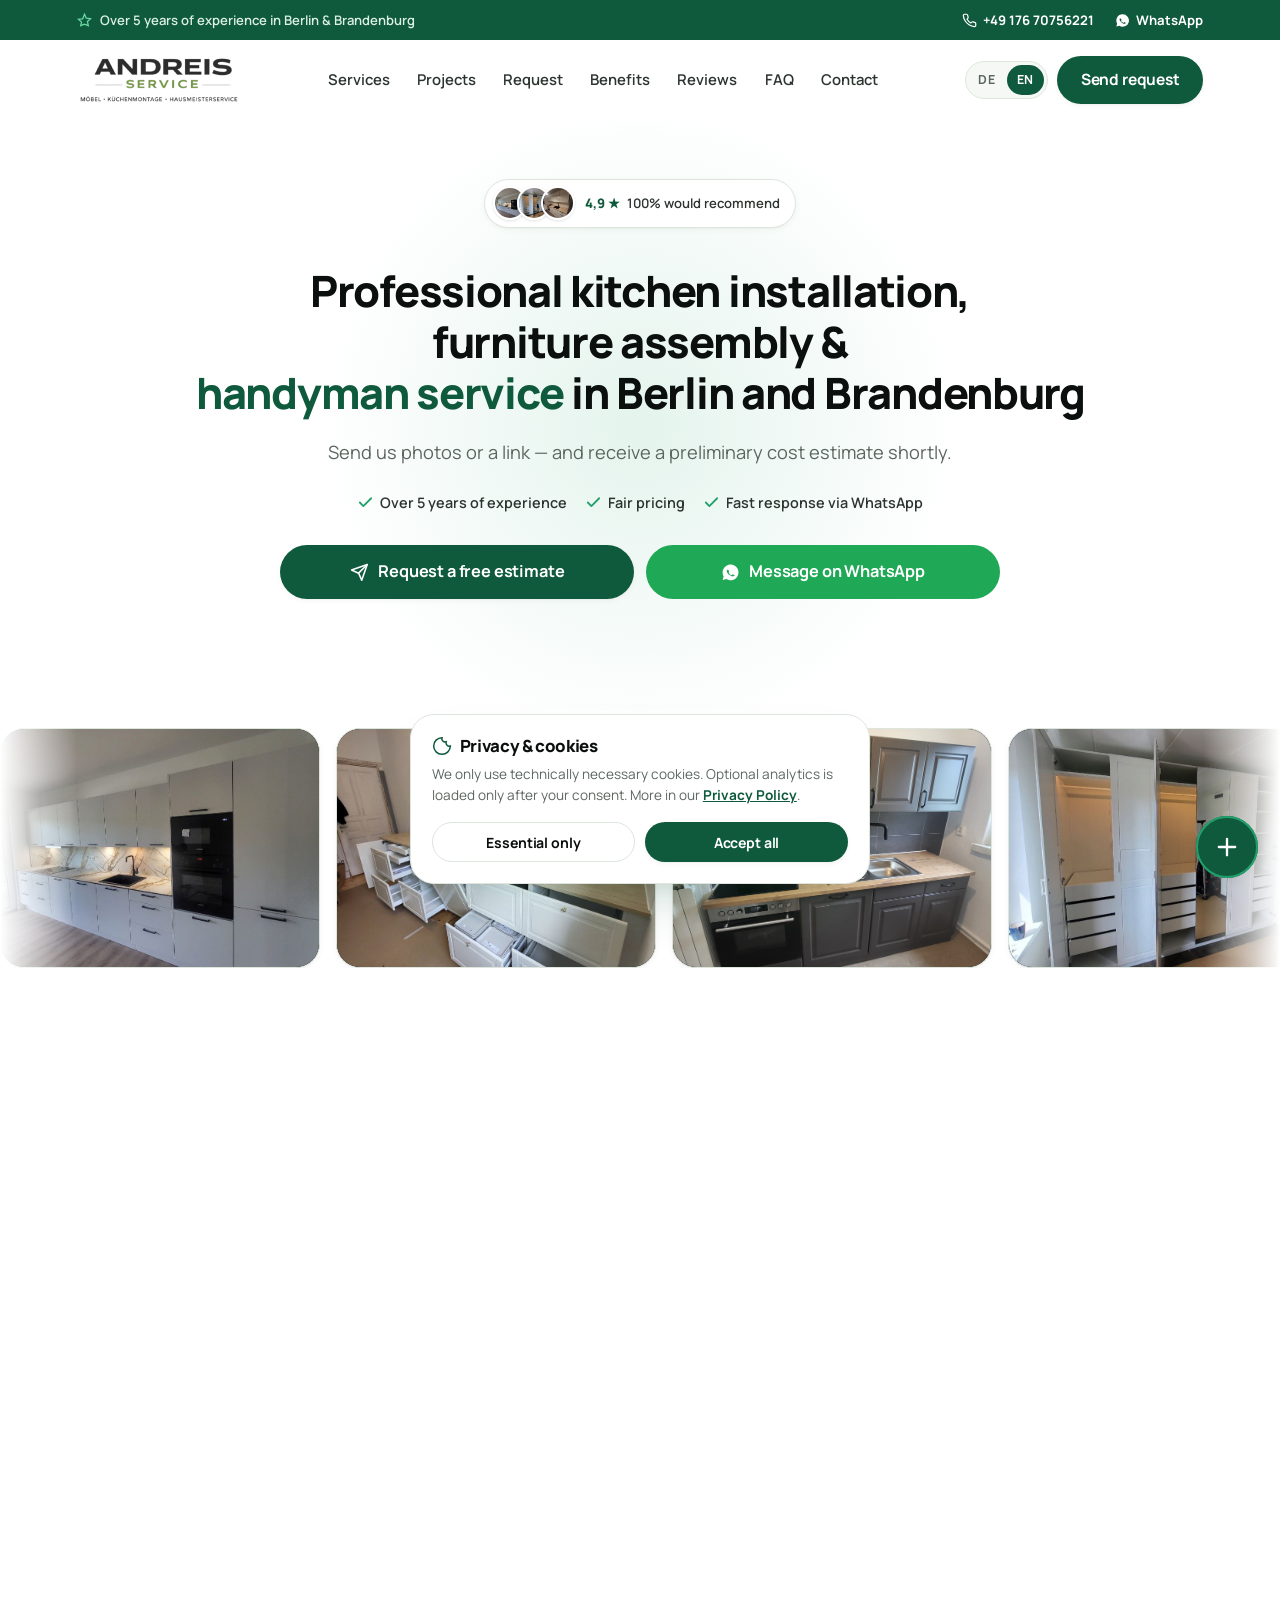
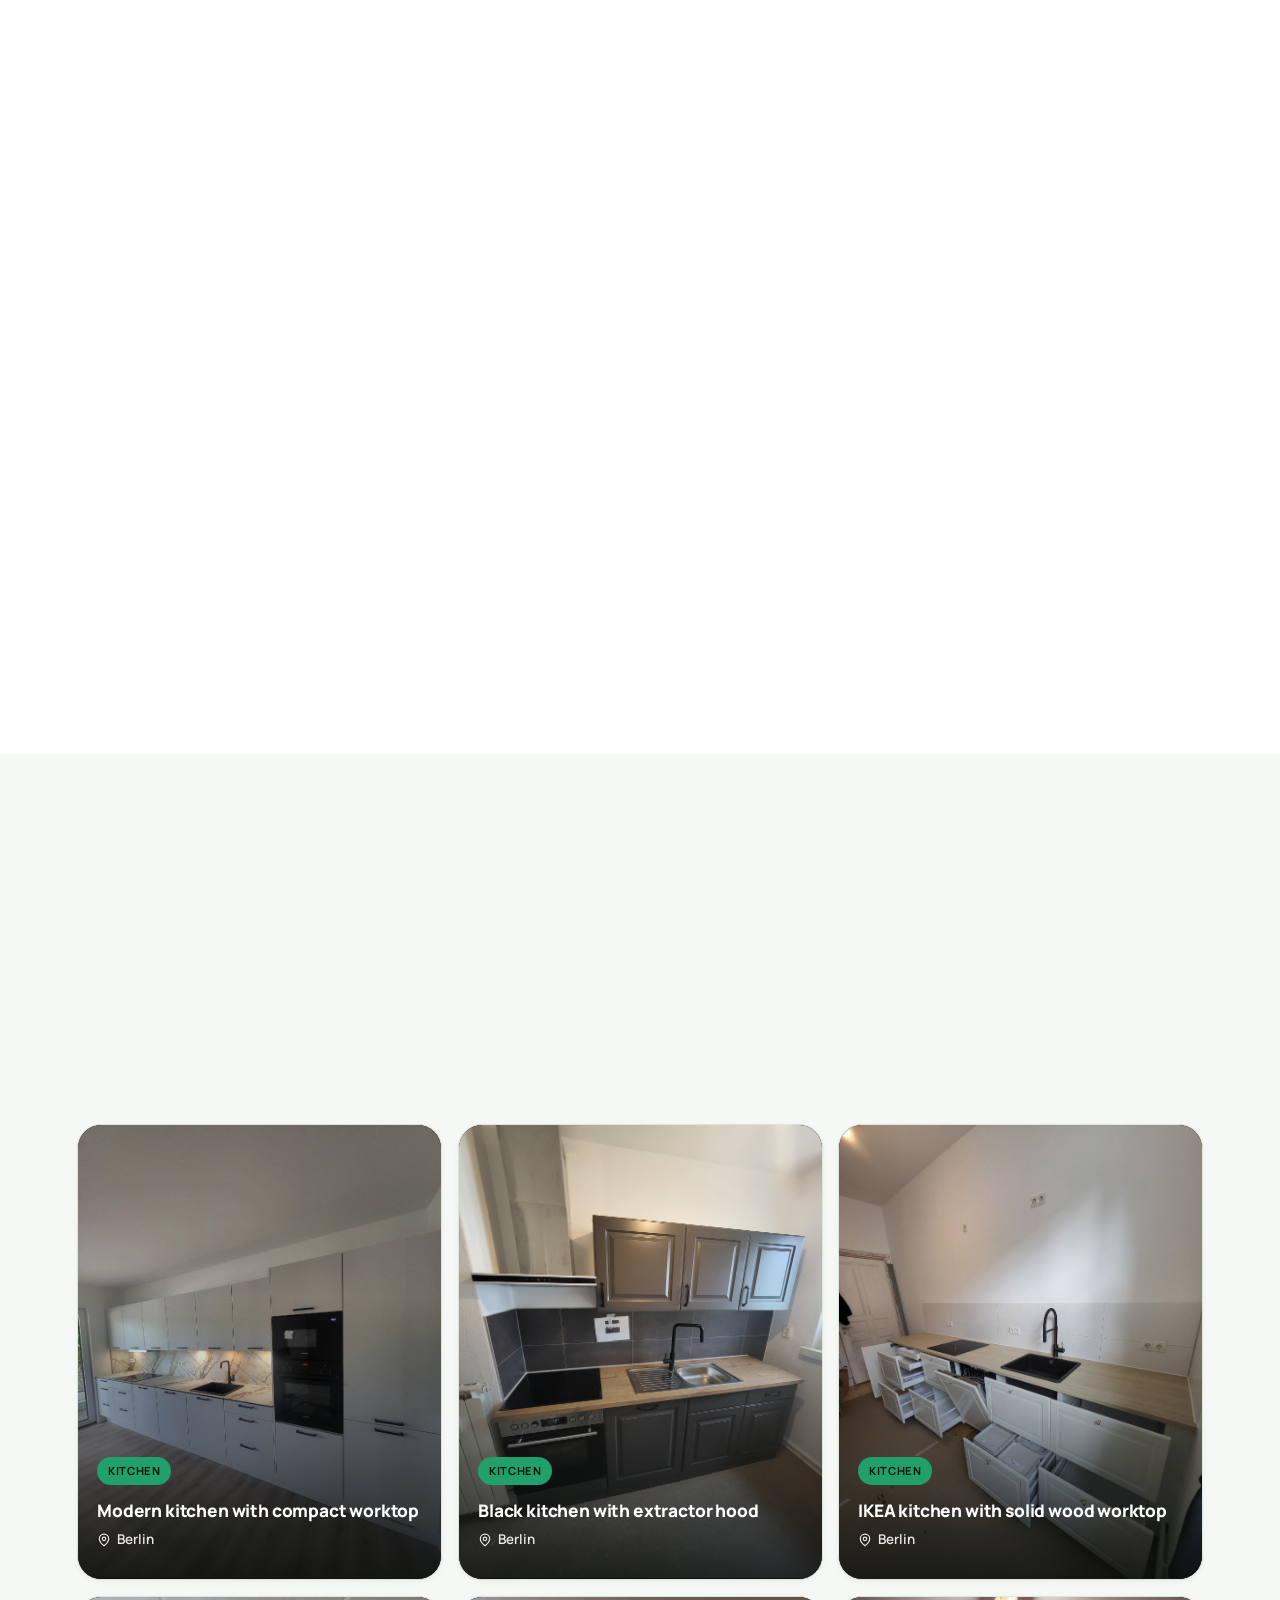
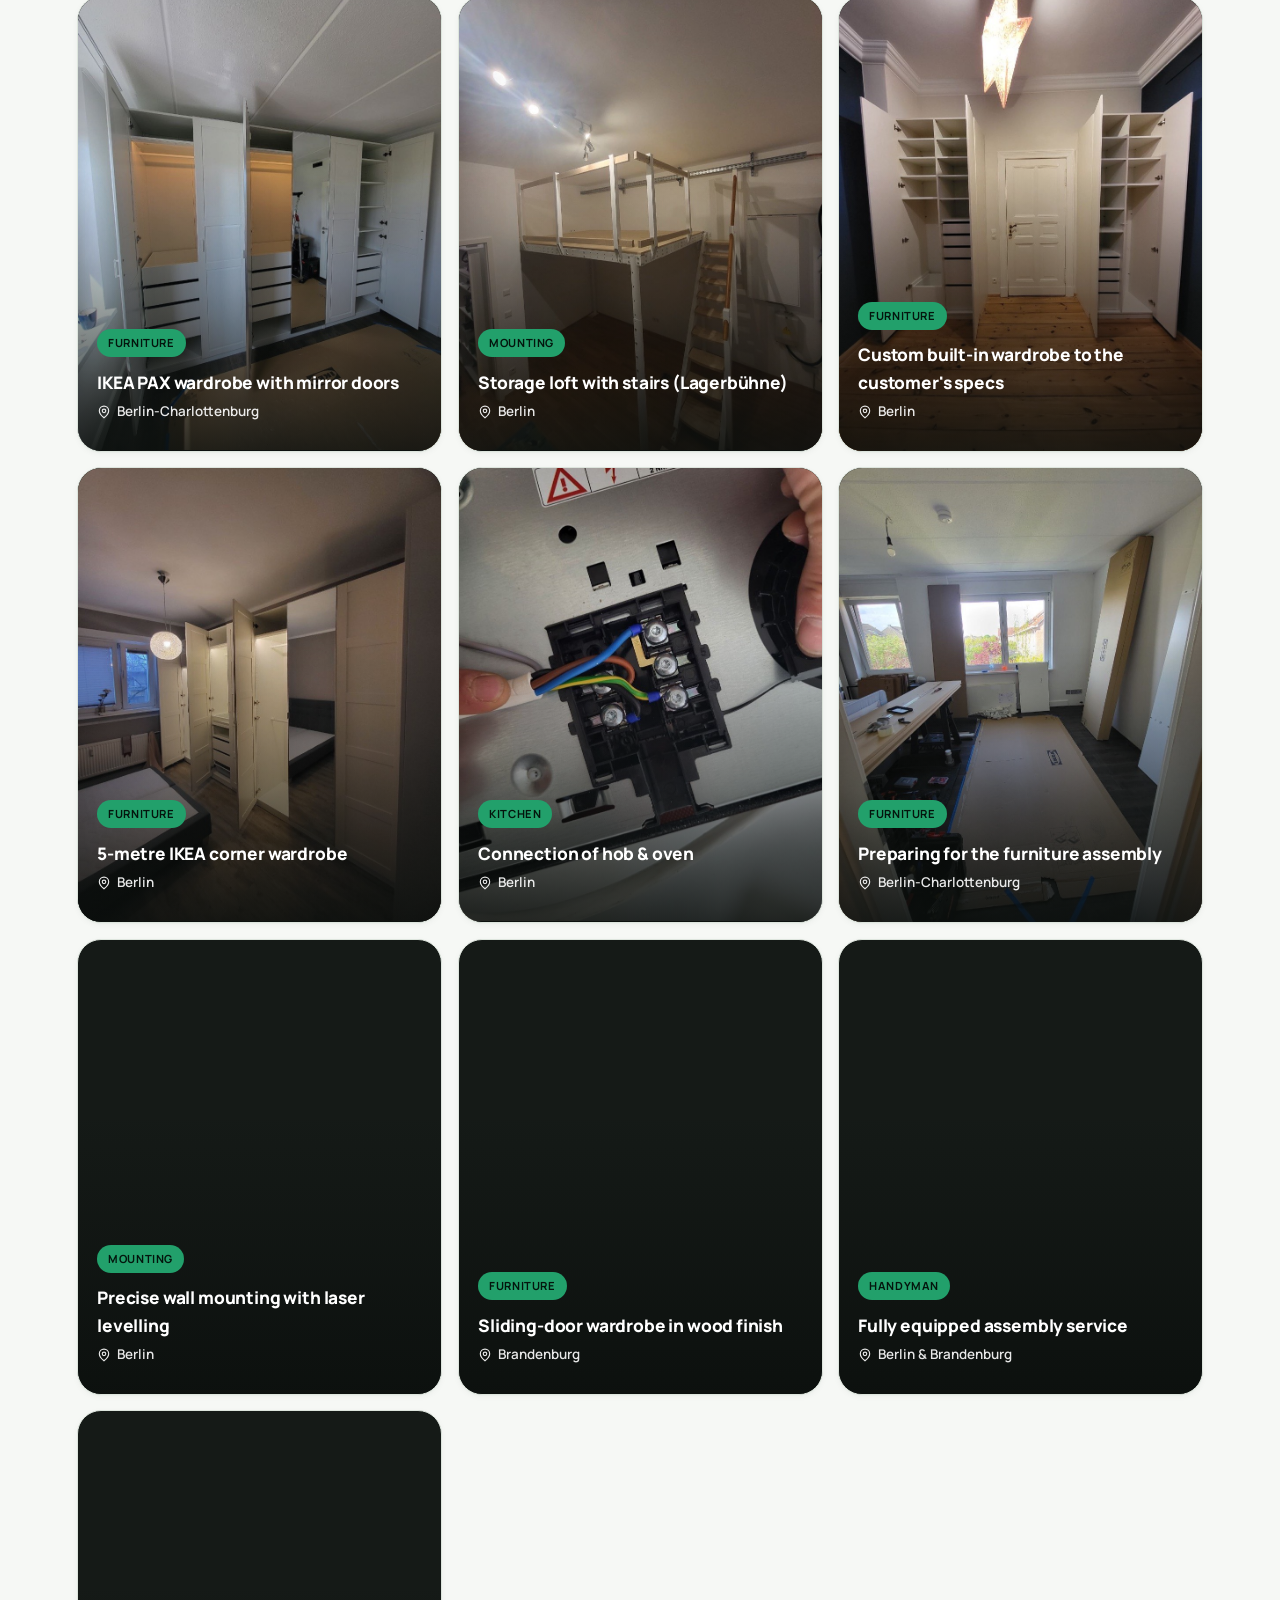
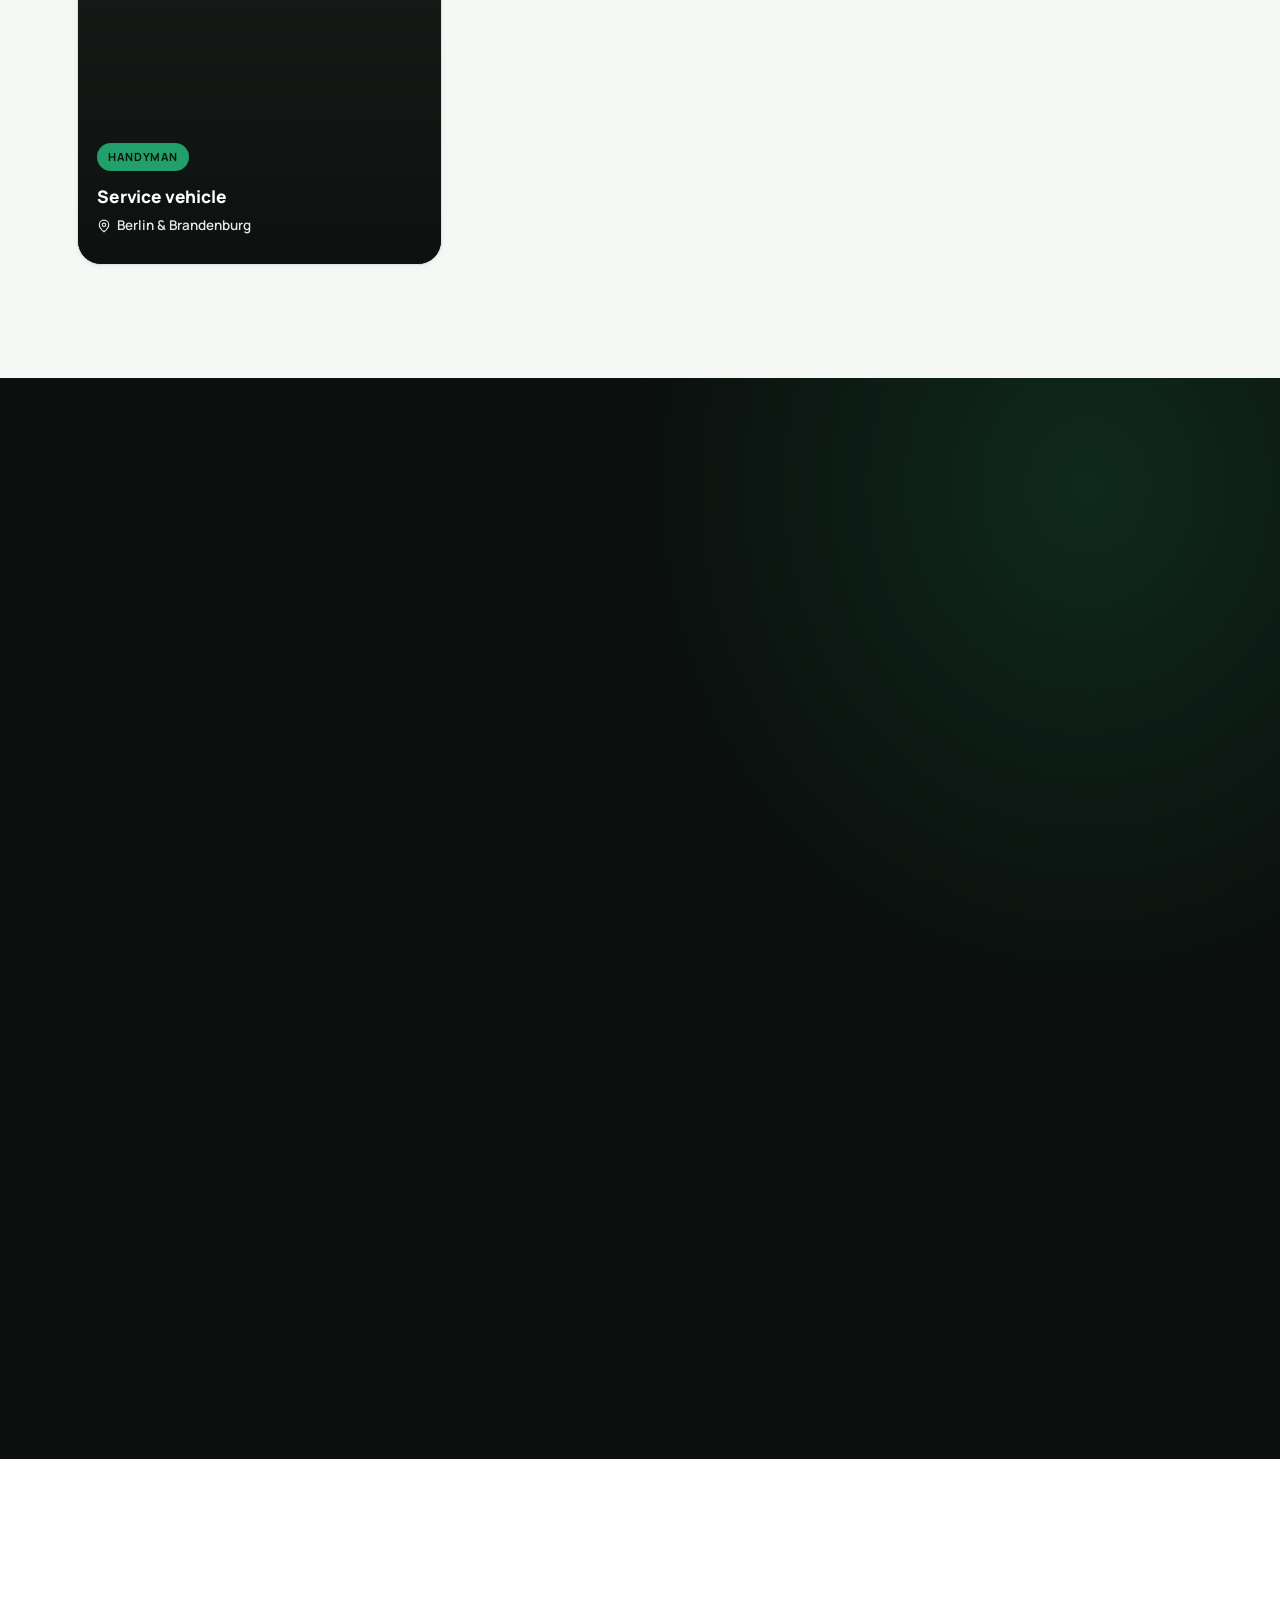
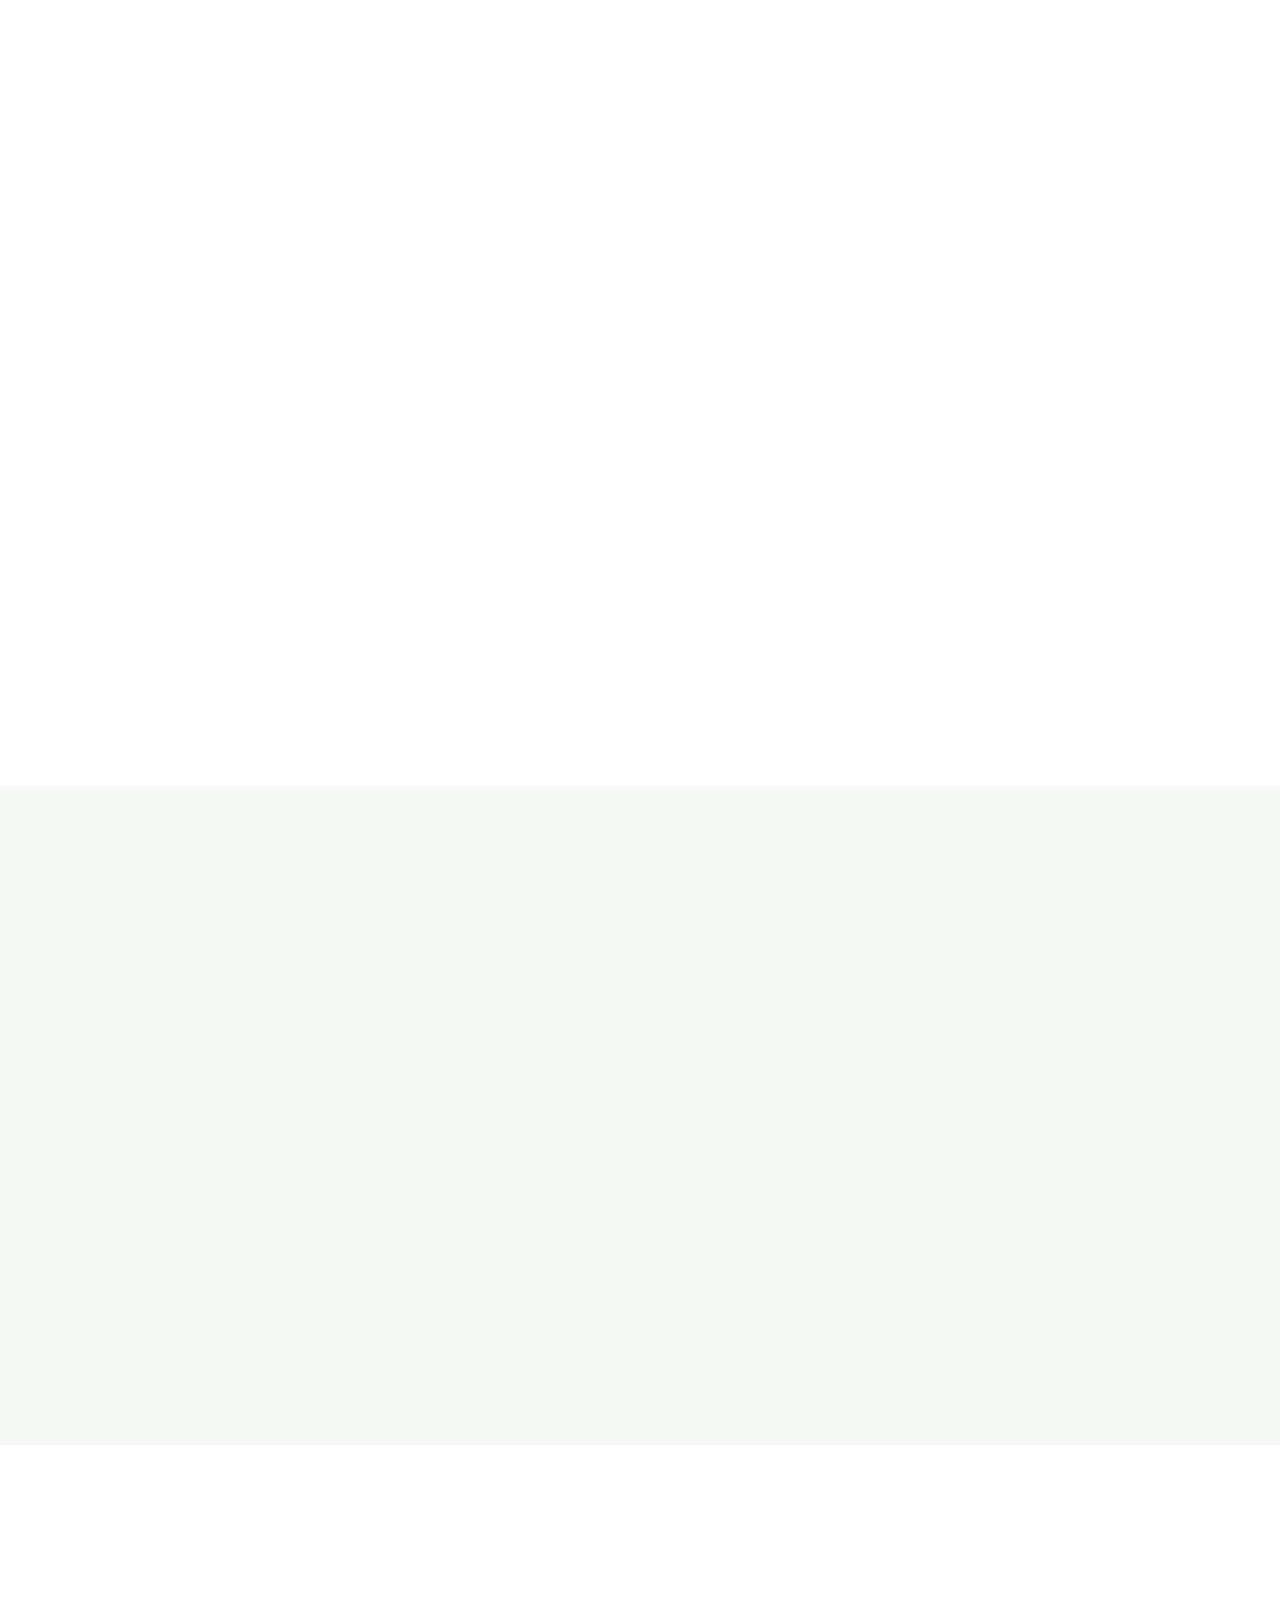
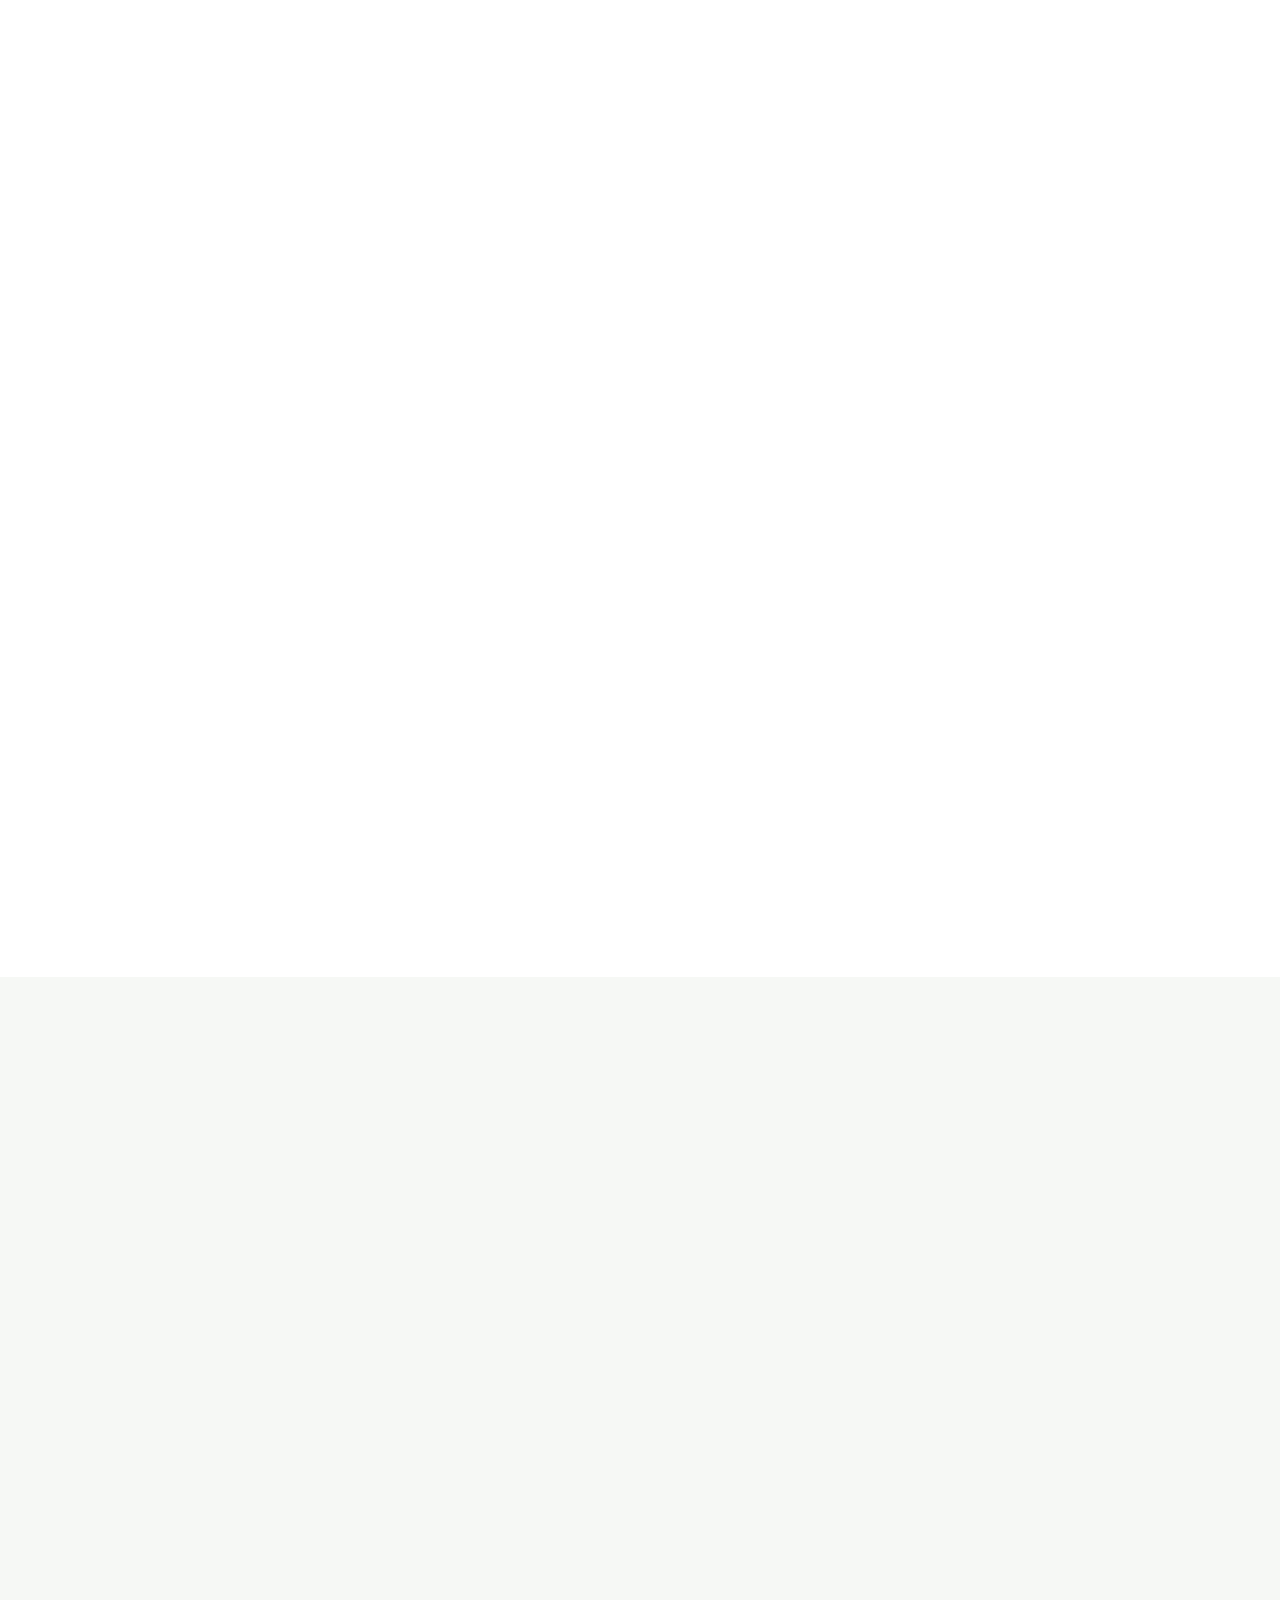
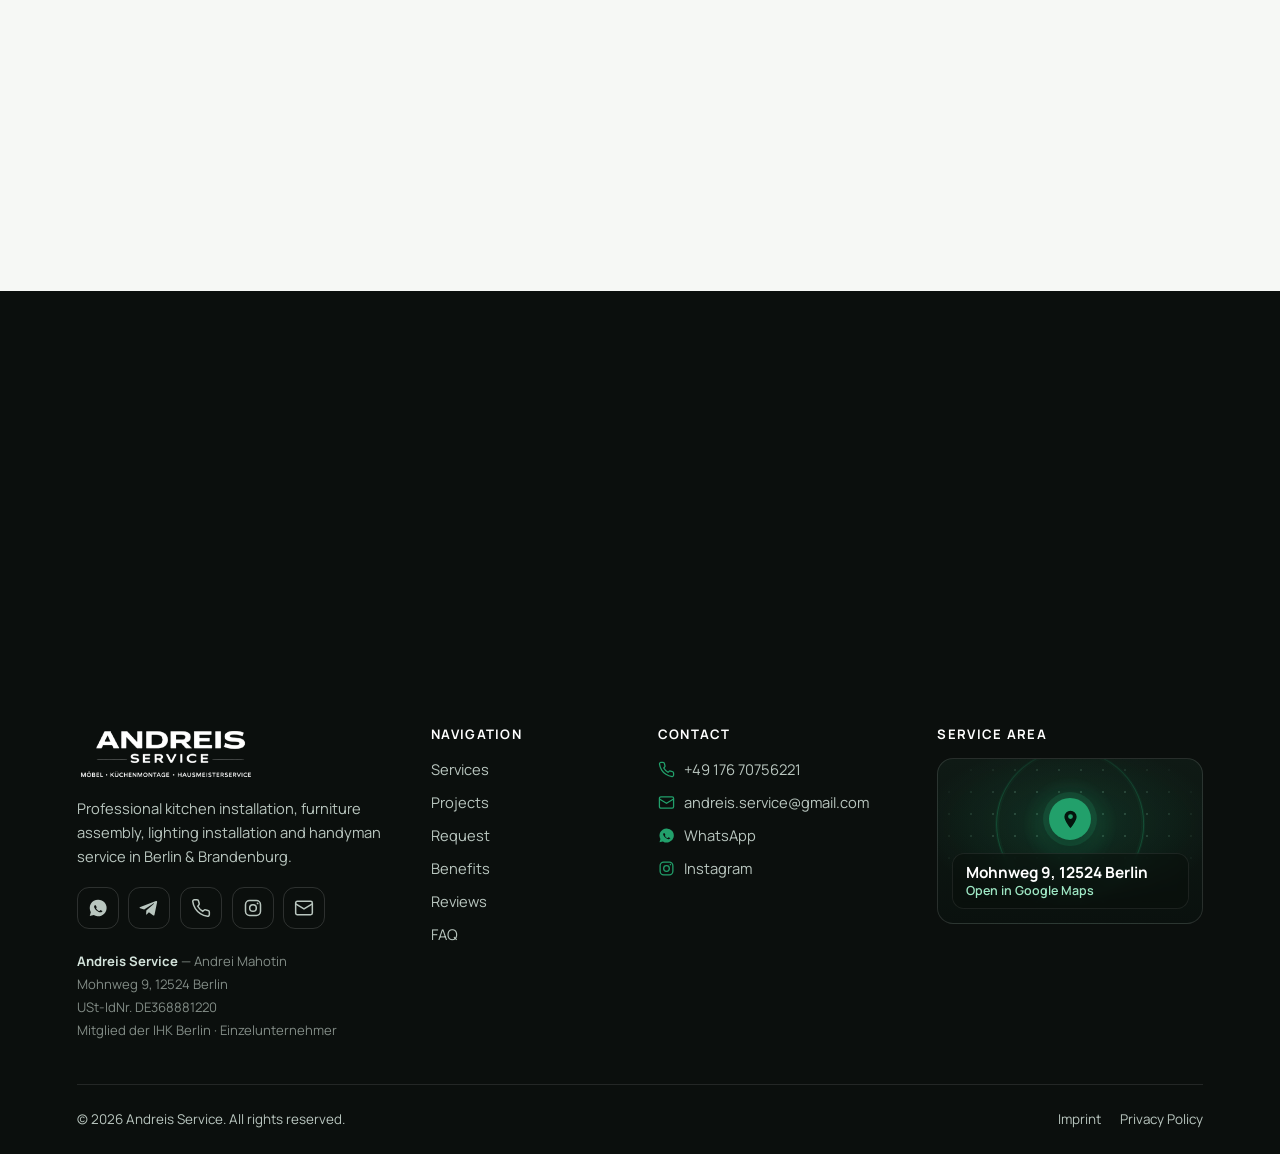
<file: site/index.html>
<!DOCTYPE html>
<html lang="de" class="is-preloading">
<head>
  <meta charset="utf-8">
  <meta name="viewport" content="width=device-width, initial-scale=1">
  <title>Andreis Service – Küchenmontage, Möbelmontage & Hausmeisterservice in Berlin und Brandenburg</title>
  <meta name="description" content="Professionelle Küchenmontage, Möbelmontage, Beleuchtungsmontage und Hausmeisterservice in Berlin & Brandenburg. Senden Sie Fotos oder einen Link und erhalten Sie eine erste Kostenschätzung.">
  <meta name="theme-color" content="#0F5A3D">
  <link rel="canonical" href="https://andreis-service.de/">

  <meta property="og:type" content="website">
  <meta property="og:title" content="Andreis Service – Küchenmontage & Hausmeisterservice in Berlin & Brandenburg">
  <meta property="og:description" content="Professionelle Küchen- und Möbelmontage, Beleuchtung und Hausmeisterservice. Senden Sie Fotos oder einen Link für Ihre kostenlose Ersteinschätzung.">
  <meta property="og:image" content="assets/img/portfolio/p1.jpg">
  <meta property="og:locale" content="de_DE">

  <link rel="icon" href="assets/img/brand/logo.png">
  <link rel="preconnect" href="https://fonts.googleapis.com">
  <link rel="preconnect" href="https://fonts.gstatic.com" crossorigin>
  <link href="https://fonts.googleapis.com/css2?family=Manrope:wght@400;500;600;700;800&display=swap" rel="stylesheet">
  <link rel="stylesheet" href="css/styles.css">
  <link rel="stylesheet" href="css/blocks.css">

  <script type="application/ld+json">
  {
    "@context": "https://schema.org",
    "@type": "HomeAndConstructionBusiness",
    "name": "Andreis Service",
    "description": "Küchenmontage, Möbelmontage, Beleuchtungsmontage und Hausmeisterservice in Berlin und Brandenburg.",
    "areaServed": ["Berlin", "Brandenburg"],
    "aggregateRating": { "@type": "AggregateRating", "ratingValue": "4.9", "reviewCount": "50" },
    "knowsLanguage": ["de", "en"]
  }
  </script>

  <!-- Fallback if JS is disabled: never trap the page behind the preloader -->
  <noscript><style>#preloader{display:none!important}html.is-preloading,html.is-preloading body{overflow:auto!important}</style></noscript>
</head>
<body>

  <!-- ===================== PRELOADER (brand intro) ===================== -->
  <div id="preloader" class="preloader" role="status" aria-live="polite" aria-label="Andreis Service — Seite wird geladen">
    <div class="preloader__inner">
      <div class="preloader__logo">
        <img src="assets/img/brand/logo.png" alt="Andreis Service" width="656" height="200" fetchpriority="high">
      </div>
      <svg class="preloader__line" viewBox="0 0 427 12" fill="none" aria-hidden="true" preserveAspectRatio="none">
        <path d="M78.2035 2.00049C78.1105 2.02109 78.0174 2.04169 80.1633 2.12795C82.3092 2.21422 86.6969 2.36552 147.136 2.51379C207.575 2.66206 323.933 2.80271 383.145 2.92951C442.357 3.05631 440.898 3.16499 364.665 4.30888C288.433 5.45277 137.472 7.62857 60.3466 8.78034C-16.7789 9.93211 -15.4946 9.99391 52.4794 10C120.453 10.0061 255.078 9.95458 393.783 9.90152"/>
      </svg>
    </div>
  </div>

  <a class="skip-link" href="#hauptinhalt" data-i18n="a11y.skip">Zum Inhalt springen</a>

  <!-- ===================== TOP BAR ===================== -->
  <div class="topbar">
    <div class="container topbar__inner">
      <span class="topbar__left">
        <svg viewBox="0 0 24 24" fill="none" stroke="currentColor" stroke-width="2"><path d="m12 2 2.9 6.3 6.8.7-5 4.6 1.4 6.7L12 17.8 5.9 20.3 7.3 14.6l-5-4.6 6.8-.7Z"/></svg>
        <span data-i18n="tb.left">Über 5 Jahre Erfahrung in Berlin & Brandenburg</span>
      </span>
      <span class="topbar__right">
        <a data-contact="phone"><svg viewBox="0 0 24 24" fill="none" stroke="currentColor" stroke-width="1.9"><path d="M22 16.9v3a2 2 0 0 1-2.2 2 19.8 19.8 0 0 1-8.6-3.1 19.5 19.5 0 0 1-6-6 19.8 19.8 0 0 1-3.1-8.7A2 2 0 0 1 4.1 2h3a2 2 0 0 1 2 1.7c.1.9.4 1.8.7 2.7a2 2 0 0 1-.5 2.1L8.1 9.9a16 16 0 0 0 6 6l1.4-1.2a2 2 0 0 1 2.1-.5c.9.3 1.8.6 2.7.7a2 2 0 0 1 1.7 2Z"/></svg><span data-contact-text="phone">+49 1577 1234567</span></a>
        <a data-contact="whatsapp" target="_blank" rel="noopener"><svg viewBox="0 0 24 24" fill="currentColor"><path d="M12 2a10 10 0 0 0-8.6 15l-1.3 4.7 4.8-1.3A10 10 0 1 0 12 2Zm5.3 14c-.2.6-1.3 1.2-1.8 1.2s-1.3.3-4-1.4c-2.7-1.6-3.4-3.6-3.6-3.8s-.6-.9-.6-1.7.4-1.2.6-1.4.4-.2.6-.2h.5c.2 0 .4 0 .6.5l.7 1.7c.1.2.1.4 0 .6l-.4.5c-.2.2-.3.3-.1.6s.7 1.1 1.5 1.8c1 .9 1.8 1.1 2 1.2s.4.1.6-.1l.7-.8c.2-.3.4-.2.6-.1l1.7.8c.2.1.4.2.4.3s0 .8-.2 1.3Z"/></svg>WhatsApp</a>
      </span>
    </div>
  </div>

  <!-- ===================== 1 · HEADER ===================== -->
  <header class="header" id="seitenanfang">
    <div class="container header__inner">
      <a class="brand" href="#seitenanfang" aria-label="Andreis Service">
        <img src="assets/img/brand/logo.png" alt="Andreis Service Logo" width="148" height="46">
      </a>
      <nav class="nav" aria-label="Hauptnavigation">
        <a href="#leistungen" data-i18n="nav.services">Leistungen</a>
        <a href="#projekte" data-i18n="nav.portfolio">Projekte</a>
        <a href="#anfrage" data-i18n="nav.request">Anfrage</a>
        <a href="#warum-wir" data-i18n="nav.advantages">Vorteile</a>
        <a href="#bewertungen" data-i18n="nav.reviews">Bewertungen</a>
        <a href="#faq" data-i18n="nav.faq">FAQ</a>
        <a href="#kontakt" data-i18n="nav.contact">Kontakt</a>
      </nav>
      <div class="header__actions">
        <div class="lang" role="group" aria-label="Sprache / Language">
          <button type="button" data-lang-btn="de" class="active" aria-pressed="true">DE</button>
          <button type="button" data-lang-btn="en" aria-pressed="false">EN</button>
        </div>
        <a class="btn btn--primary btn--header" data-open-popup href="#anfrage" data-i18n="cta.request">Anfrage senden</a>
        <button class="burger" aria-label="Menü öffnen" data-i18n-aria="aria.menu" aria-expanded="false" aria-controls="mobileMenu">
          <span></span><span></span><span></span>
        </button>
      </div>
    </div>
  </header>

  <!-- ===================== MOBILE MENU ===================== -->
  <div class="mobile-menu" id="mobileMenu">
    <div class="mobile-menu__panel" role="dialog" aria-modal="true" aria-label="Navigation">
      <div class="mobile-menu__top">
        <img src="assets/img/brand/logo.png" alt="Andreis Service Logo" height="42" width="136">
        <button class="mobile-menu__close" aria-label="Schließen" data-i18n-aria="aria.close">
          <svg viewBox="0 0 24 24" fill="none" stroke="currentColor" stroke-width="2" stroke-linecap="round"><path d="M18 6 6 18M6 6l12 12"/></svg>
        </button>
      </div>
      <nav class="mobile-nav" aria-label="Mobile Navigation">
        <a href="#leistungen"><span data-i18n="nav.services">Leistungen</span><svg viewBox="0 0 24 24" fill="none" stroke="currentColor" stroke-width="2.5" stroke-linecap="round"><path d="m9 18 6-6-6-6"/></svg></a>
        <a href="#projekte"><span data-i18n="nav.portfolio">Projekte</span><svg viewBox="0 0 24 24" fill="none" stroke="currentColor" stroke-width="2.5" stroke-linecap="round"><path d="m9 18 6-6-6-6"/></svg></a>
        <a href="#anfrage"><span data-i18n="nav.request">Anfrage</span><svg viewBox="0 0 24 24" fill="none" stroke="currentColor" stroke-width="2.5" stroke-linecap="round"><path d="m9 18 6-6-6-6"/></svg></a>
        <a href="#warum-wir"><span data-i18n="nav.advantages">Vorteile</span><svg viewBox="0 0 24 24" fill="none" stroke="currentColor" stroke-width="2.5" stroke-linecap="round"><path d="m9 18 6-6-6-6"/></svg></a>
        <a href="#bewertungen"><span data-i18n="nav.reviews">Bewertungen</span><svg viewBox="0 0 24 24" fill="none" stroke="currentColor" stroke-width="2.5" stroke-linecap="round"><path d="m9 18 6-6-6-6"/></svg></a>
        <a href="#faq"><span data-i18n="nav.faq">FAQ</span><svg viewBox="0 0 24 24" fill="none" stroke="currentColor" stroke-width="2.5" stroke-linecap="round"><path d="m9 18 6-6-6-6"/></svg></a>
        <a href="#kontakt"><span data-i18n="nav.contact">Kontakt</span><svg viewBox="0 0 24 24" fill="none" stroke="currentColor" stroke-width="2.5" stroke-linecap="round"><path d="m9 18 6-6-6-6"/></svg></a>
      </nav>
      <div class="mobile-menu__contact">
        <a data-contact="whatsapp" target="_blank" rel="noopener">
          <svg viewBox="0 0 24 24" fill="currentColor"><path d="M12 2a10 10 0 0 0-8.6 15l-1.3 4.7 4.8-1.3A10 10 0 1 0 12 2Zm5.3 14c-.2.6-1.3 1.2-1.8 1.2s-1.3.3-4-1.4c-2.7-1.6-3.4-3.6-3.6-3.8s-.6-.9-.6-1.7.4-1.2.6-1.4.4-.2.6-.2h.5c.2 0 .4 0 .6.5l.7 1.7c.1.2.1.4 0 .6l-.4.5c-.2.2-.3.3-.1.6s.7 1.1 1.5 1.8c1 .9 1.8 1.1 2 1.2s.4.1.6-.1l.7-.8c.2-.3.4-.2.6-.1l1.7.8c.2.1.4.2.4.3s0 .8-.2 1.3Z"/></svg>
          <span>WhatsApp</span>
        </a>
        <a data-contact="phone">
          <svg viewBox="0 0 24 24" fill="none" stroke="currentColor" stroke-width="1.8"><path d="M22 16.9v3a2 2 0 0 1-2.2 2 19.8 19.8 0 0 1-8.6-3.1 19.5 19.5 0 0 1-6-6 19.8 19.8 0 0 1-3.1-8.7A2 2 0 0 1 4.1 2h3a2 2 0 0 1 2 1.7c.1.9.4 1.8.7 2.7a2 2 0 0 1-.5 2.1L8.1 9.9a16 16 0 0 0 6 6l1.4-1.2a2 2 0 0 1 2.1-.5c.9.3 1.8.6 2.7.7a2 2 0 0 1 1.7 2Z"/></svg>
          <span data-contact-text="phone">+49 1577 1234567</span>
        </a>
        <a data-contact="email">
          <svg viewBox="0 0 24 24" fill="none" stroke="currentColor" stroke-width="1.8"><rect x="2" y="4" width="20" height="16" rx="2"/><path d="m22 7-10 6L2 7"/></svg>
          <span data-contact-text="email">kontakt@andreis-service.de</span>
        </a>
        <a data-contact="telegram" target="_blank" rel="noopener">
          <svg viewBox="0 0 24 24" fill="currentColor"><path d="M21.9 4.3 18.6 20c-.2 1-.9 1.3-1.8.8l-4.9-3.6-2.4 2.3c-.3.3-.5.5-1 .5l.3-5 9.1-8.2c.4-.4-.1-.6-.6-.2L6.2 13.9l-4.8-1.5c-1-.3-1-1 .2-1.5l18.7-7.2c.9-.3 1.6.2 1.4 1.6Z"/></svg>
          <span data-contact-text="telegram">@AndreisService</span>
        </a>
      </div>
      <div class="mobile-menu__lang">
        <span>Sprache / Language:</span>
        <div class="lang" role="group" aria-label="Sprache / Language">
          <button type="button" data-lang-btn="de" class="active">DE</button>
          <button type="button" data-lang-btn="en">EN</button>
        </div>
      </div>
    </div>
  </div>

  <main id="hauptinhalt">

    <!-- ===================== 2 · HERO / FIRST SCREEN ===================== -->
    <section class="hero">
      <div class="container">
        <div class="hero__grid">
          <div class="hero__copy reveal">
            <div class="hero__badge">
              <span class="hero__badge-avatars" aria-hidden="true">
                <img src="assets/img/portfolio/p1.jpg" alt="" width="40" height="40" loading="eager">
                <img src="assets/img/portfolio/p7.jpg" alt="" width="40" height="40" loading="eager">
                <img src="assets/img/portfolio/p13.jpg" alt="" width="40" height="40" loading="eager">
              </span>
              <span class="hero__badge-text"><strong>4,9 ★</strong><span data-i18n="hero.chip">100 % Weiterempfehlung</span></span>
            </div>
            <h1 data-anim="words" data-i18n="hero.h1">Professionelle Küchenmontage, Möbelmontage &amp;<br><span class="hl">Hausmeisterservice</span> in Berlin und Brandenburg</h1>
            <p class="hero__sub" data-i18n="hero.sub">Senden Sie uns Fotos oder einen Link — und erhalten Sie kurzfristig eine erste Kostenschätzung.</p>
            <div class="hero__trust">
              <span><svg viewBox="0 0 24 24" fill="none" stroke="currentColor" stroke-width="2.5" stroke-linecap="round" stroke-linejoin="round"><path d="M20 6 9 17l-5-5"/></svg><span data-i18n="hero.t1">Über 5 Jahre Erfahrung</span></span>
              <span><svg viewBox="0 0 24 24" fill="none" stroke="currentColor" stroke-width="2.5" stroke-linecap="round" stroke-linejoin="round"><path d="M20 6 9 17l-5-5"/></svg><span data-i18n="hero.t2">Faire Preise</span></span>
              <span><svg viewBox="0 0 24 24" fill="none" stroke="currentColor" stroke-width="2.5" stroke-linecap="round" stroke-linejoin="round"><path d="M20 6 9 17l-5-5"/></svg><span data-i18n="hero.t3">Schnelle Antwort per WhatsApp</span></span>
            </div>
            <div class="hero__cta">
              <a class="btn btn--primary btn--lg" data-open-popup href="#anfrage">
                <svg viewBox="0 0 24 24" fill="none" stroke="currentColor" stroke-width="2" stroke-linecap="round" stroke-linejoin="round"><path d="m22 2-7 20-4-9-9-4Z"/><path d="M22 2 11 13"/></svg>
                <span data-i18n="cta.estimate">Kostenlose Einschätzung anfragen</span>
              </a>
              <a class="btn btn--whatsapp btn--lg" data-contact="whatsapp" target="_blank" rel="noopener">
                <svg viewBox="0 0 24 24" fill="currentColor"><path d="M12 2a10 10 0 0 0-8.6 15l-1.3 4.7 4.8-1.3A10 10 0 1 0 12 2Zm5.3 14c-.2.6-1.3 1.2-1.8 1.2s-1.3.3-4-1.4c-2.7-1.6-3.4-3.6-3.6-3.8s-.6-.9-.6-1.7.4-1.2.6-1.4.4-.2.6-.2h.5c.2 0 .4 0 .6.5l.7 1.7c.1.2.1.4 0 .6l-.4.5c-.2.2-.3.3-.1.6s.7 1.1 1.5 1.8c1 .9 1.8 1.1 2 1.2s.4.1.6-.1l.7-.8c.2-.3.4-.2.6-.1l1.7.8c.2.1.4.2.4.3s0 .8-.2 1.3Z"/></svg>
                <span data-i18n="cta.whatsapp">WhatsApp schreiben</span>
              </a>
            </div>
          </div>
        </div>
      </div>
    </section>

    <!-- ===================== MARQUEE (photo strip) ===================== -->
    <section class="marquee" aria-label="Projektbilder">
      <div class="marquee__row">
        <div class="marquee__track">
          <figure class="marquee__item"><img src="assets/img/portfolio/p1.jpg" alt="Grifflose Küche mit Marmor-Rückwand in Berlin" loading="lazy" width="320" height="240"></figure>
          <figure class="marquee__item"><img src="assets/img/portfolio/p3.jpg" alt="Küche mit Massivholz-Arbeitsplatte" loading="lazy" width="320" height="240"></figure>
          <figure class="marquee__item"><img src="assets/img/portfolio/p6.jpg" alt="Schwarze Küche mit Dunstabzug" loading="lazy" width="320" height="240"></figure>
          <figure class="marquee__item"><img src="assets/img/portfolio/p7.jpg" alt="IKEA PAX Kleiderschrank mit Spiegeltüren" loading="lazy" width="320" height="240"></figure>
          <figure class="marquee__item"><img src="assets/img/portfolio/p9.jpg" alt="Aufbau einer Lagerbühne mit Treppe" loading="lazy" width="320" height="240"></figure>
          <figure class="marquee__item"><img src="assets/img/portfolio/p10.jpg" alt="Montage von Deckenleuchten" loading="lazy" width="320" height="240"></figure>
          <figure class="marquee__item"><img src="assets/img/portfolio/p13.jpg" alt="Helle Küche mit Massivholz-Arbeitsplatte" loading="lazy" width="320" height="240"></figure>
          <figure class="marquee__item" aria-hidden="true"><img src="assets/img/portfolio/p1.jpg" alt="" loading="lazy" width="320" height="240"></figure>
          <figure class="marquee__item" aria-hidden="true"><img src="assets/img/portfolio/p3.jpg" alt="" loading="lazy" width="320" height="240"></figure>
          <figure class="marquee__item" aria-hidden="true"><img src="assets/img/portfolio/p6.jpg" alt="" loading="lazy" width="320" height="240"></figure>
          <figure class="marquee__item" aria-hidden="true"><img src="assets/img/portfolio/p7.jpg" alt="" loading="lazy" width="320" height="240"></figure>
          <figure class="marquee__item" aria-hidden="true"><img src="assets/img/portfolio/p9.jpg" alt="" loading="lazy" width="320" height="240"></figure>
          <figure class="marquee__item" aria-hidden="true"><img src="assets/img/portfolio/p10.jpg" alt="" loading="lazy" width="320" height="240"></figure>
          <figure class="marquee__item" aria-hidden="true"><img src="assets/img/portfolio/p13.jpg" alt="" loading="lazy" width="320" height="240"></figure>
        </div>
      </div>
    </section>

    <!-- ===================== SERVICES (reference-style cards) ===================== -->
    <section class="section" id="leistungen">
      <div class="container">
        <div class="svc-head reveal">
          <div>
            <span class="eyebrow" data-i18n="svc.eyebrow">Unsere Leistungen</span>
            <h2 data-anim="words" data-i18n="svc.h2">Finden Sie den richtigen <span class="hl">Service</span> für Ihr Zuhause</h2>
          </div>
          <p class="lead" data-i18n="svc.lead">Von der kompletten Küchenmontage bis zum einzelnen Regal an der Wand: saubere, präzise Arbeit in ganz Berlin und Brandenburg.</p>
        </div>

        <div class="lsvc-grid">
          <a class="lsvc reveal" data-open-popup href="#anfrage">
            <span class="lsvc__corner" aria-hidden="true"><svg viewBox="0 0 24 24" fill="none" stroke="currentColor" stroke-width="2" stroke-linecap="round" stroke-linejoin="round"><path d="M7 17 17 7M8 7h9v9"/></svg></span>
            <span class="lsvc__icon"><svg viewBox="0 0 24 24" fill="none" stroke="currentColor" stroke-width="1.7" stroke-linecap="round" stroke-linejoin="round"><rect x="3" y="3" width="18" height="18" rx="2"/><path d="M3 9h18M7 6h.01M11 6h.01"/></svg></span>
            <h3 class="lsvc__title" data-i18n="s1.t">Küchenmontage</h3>
            <p class="lsvc__desc" data-i18n="s1.d">Fachgerechte Komplettmontage Ihrer Küche — präzise, sauber und zuverlässig.</p>
            <div class="lsvc__foot"><span class="lsvc__price"><svg viewBox="0 0 24 24" fill="none" stroke="currentColor" stroke-width="1.9"><circle cx="12" cy="12" r="9"/><path d="M15 9.4a3.4 3.4 0 0 0-6 2.6 3.4 3.4 0 0 0 6 2.6M7.6 11h5.2M7.6 13h5.2" stroke-linecap="round"/></svg><span><span class="lsvc__from" data-i18n="svc.from">ab</span> 290&nbsp;€</span></span></div>
          </a>
          <a class="lsvc reveal" data-delay="1" data-open-popup href="#anfrage">
            <span class="lsvc__corner" aria-hidden="true"><svg viewBox="0 0 24 24" fill="none" stroke="currentColor" stroke-width="2" stroke-linecap="round" stroke-linejoin="round"><path d="M7 17 17 7M8 7h9v9"/></svg></span>
            <span class="lsvc__icon"><svg viewBox="0 0 24 24" fill="none" stroke="currentColor" stroke-width="1.7" stroke-linecap="round" stroke-linejoin="round"><rect x="4" y="3" width="16" height="18" rx="1.5"/><path d="M12 3v18M9 8v3M15 8v3"/></svg></span>
            <h3 class="lsvc__title" data-i18n="s7.t">Möbelmontage von IKEA und anderen Herstellern</h3>
            <p class="lsvc__desc" data-i18n="s7.d">Aufbau von Möbeln von IKEA, Höffner, Roller, XXXLutz und anderen Herstellern.</p>
            <div class="lsvc__foot"><span class="lsvc__price"><svg viewBox="0 0 24 24" fill="none" stroke="currentColor" stroke-width="1.9"><circle cx="12" cy="12" r="9"/><path d="M15 9.4a3.4 3.4 0 0 0-6 2.6 3.4 3.4 0 0 0 6 2.6M7.6 11h5.2M7.6 13h5.2" stroke-linecap="round"/></svg><span>39&nbsp;€/Std.</span></span><span class="lsvc__note" data-i18n="svc.min2h">mindestens 2 Stunden</span></div>
          </a>
          <a class="lsvc reveal" data-delay="2" data-open-popup href="#anfrage">
            <span class="lsvc__corner" aria-hidden="true"><svg viewBox="0 0 24 24" fill="none" stroke="currentColor" stroke-width="2" stroke-linecap="round" stroke-linejoin="round"><path d="M7 17 17 7M8 7h9v9"/></svg></span>
            <span class="lsvc__icon"><svg viewBox="0 0 24 24" fill="none" stroke="currentColor" stroke-width="1.7" stroke-linecap="round" stroke-linejoin="round"><path d="M9 18h6M10 21h4"/><path d="M12 3a6 6 0 0 0-4 10.5c.6.6 1 1.3 1 2.5h6c0-1.2.4-1.9 1-2.5A6 6 0 0 0 12 3Z"/></svg></span>
            <h3 class="lsvc__title" data-i18n="s9.t">Kronleuchter und Deckenleuchten</h3>
            <p class="lsvc__desc" data-i18n="s9.d">Sichere Montage von Deckenleuchten, Kronleuchtern und LED-Beleuchtung.</p>
            <div class="lsvc__foot"><span class="lsvc__price"><svg viewBox="0 0 24 24" fill="none" stroke="currentColor" stroke-width="1.9"><circle cx="12" cy="12" r="9"/><path d="M15 9.4a3.4 3.4 0 0 0-6 2.6 3.4 3.4 0 0 0 6 2.6M7.6 11h5.2M7.6 13h5.2" stroke-linecap="round"/></svg><span>49&nbsp;€/Std.</span></span><span class="lsvc__note" data-i18n="svc.min2h">mindestens 2 Stunden</span></div>
          </a>
          <a class="lsvc reveal" data-open-popup href="#anfrage">
            <span class="lsvc__corner" aria-hidden="true"><svg viewBox="0 0 24 24" fill="none" stroke="currentColor" stroke-width="2" stroke-linecap="round" stroke-linejoin="round"><path d="M7 17 17 7M8 7h9v9"/></svg></span>
            <span class="lsvc__icon"><svg viewBox="0 0 24 24" fill="none" stroke="currentColor" stroke-width="1.7" stroke-linecap="round" stroke-linejoin="round"><rect x="2.5" y="7" width="19" height="10" rx="1.5"/><path d="M7 7v3M11 7v4M15 7v3M19 7v3"/></svg></span>
            <h3 class="lsvc__title" data-i18n="s4.t">Arbeitsplattenmontage & Gehrungsschnitt</h3>
            <p class="lsvc__desc" data-i18n="s4.d">Saubere Arbeitsplattenmontage inkl. präziser Gehrungs- und Anpassungsschnitte.</p>
            <div class="lsvc__foot"><span class="lsvc__price"><svg viewBox="0 0 24 24" fill="none" stroke="currentColor" stroke-width="1.9"><circle cx="12" cy="12" r="9"/><path d="M15 9.4a3.4 3.4 0 0 0-6 2.6 3.4 3.4 0 0 0 6 2.6M7.6 11h5.2M7.6 13h5.2" stroke-linecap="round"/></svg><span><span class="lsvc__from" data-i18n="svc.from">ab</span> 199&nbsp;€</span></span></div>
          </a>
          <a class="lsvc reveal" data-delay="2" data-open-popup href="#anfrage">
            <span class="lsvc__corner" aria-hidden="true"><svg viewBox="0 0 24 24" fill="none" stroke="currentColor" stroke-width="2" stroke-linecap="round" stroke-linejoin="round"><path d="M7 17 17 7M8 7h9v9"/></svg></span>
            <span class="lsvc__icon"><svg viewBox="0 0 24 24" fill="none" stroke="currentColor" stroke-width="1.7" stroke-linecap="round" stroke-linejoin="round"><rect x="3" y="4" width="18" height="16" rx="1.5"/><path d="M3 10h18M3 15h18"/></svg></span>
            <h3 class="lsvc__title" data-i18n="s10.t">Gardinenstangen, Regale und Spiegel</h3>
            <p class="lsvc__desc" data-i18n="s10.d">Präzise Wandmontage von Gardinenstangen, Regalen, Spiegeln und Zubehör.</p>
            <div class="lsvc__foot"><span class="lsvc__price"><svg viewBox="0 0 24 24" fill="none" stroke="currentColor" stroke-width="1.9"><circle cx="12" cy="12" r="9"/><path d="M15 9.4a3.4 3.4 0 0 0-6 2.6 3.4 3.4 0 0 0 6 2.6M7.6 11h5.2M7.6 13h5.2" stroke-linecap="round"/></svg><span>39&nbsp;€/Std.</span></span><span class="lsvc__note" data-i18n="svc.min2h">mindestens 2 Stunden</span></div>
          </a>
          <a class="lsvc reveal" data-open-popup href="#anfrage">
            <span class="lsvc__corner" aria-hidden="true"><svg viewBox="0 0 24 24" fill="none" stroke="currentColor" stroke-width="2" stroke-linecap="round" stroke-linejoin="round"><path d="M7 17 17 7M8 7h9v9"/></svg></span>
            <span class="lsvc__icon"><svg viewBox="0 0 24 24" fill="none" stroke="currentColor" stroke-width="1.7" stroke-linecap="round" stroke-linejoin="round"><rect x="3" y="8" width="18" height="12" rx="2"/><path d="M8 8V6a2 2 0 0 1 2-2h4a2 2 0 0 1 2 2v2M3 13h18"/></svg></span>
            <h3 class="lsvc__title" data-i18n="s11.t">Hausmeisterservice</h3>
            <p class="lsvc__desc" data-i18n="s11.d">Zuverlässige Hilfe bei kleinen Wartungs-, Reparatur- und Montagearbeiten.</p>
            <div class="lsvc__foot"><span class="lsvc__price"><svg viewBox="0 0 24 24" fill="none" stroke="currentColor" stroke-width="1.9"><circle cx="12" cy="12" r="9"/><path d="M15 9.4a3.4 3.4 0 0 0-6 2.6 3.4 3.4 0 0 0 6 2.6M7.6 11h5.2M7.6 13h5.2" stroke-linecap="round"/></svg><span>39&nbsp;€/Std.</span></span><span class="lsvc__note" data-i18n="svc.min2h">mindestens 2 Stunden</span></div>
          </a>
          <a class="lsvc reveal" data-delay="1" data-open-popup href="#anfrage">
            <span class="lsvc__corner" aria-hidden="true"><svg viewBox="0 0 24 24" fill="none" stroke="currentColor" stroke-width="2" stroke-linecap="round" stroke-linejoin="round"><path d="M7 17 17 7M8 7h9v9"/></svg></span>
            <span class="lsvc__icon"><svg viewBox="0 0 24 24" fill="none" stroke="currentColor" stroke-width="1.7" stroke-linecap="round" stroke-linejoin="round"><rect x="3" y="3" width="18" height="18" rx="2"/><path d="M8 12h8"/></svg></span>
            <h3 class="lsvc__title" data-i18n="s2.t">Küchendemontage</h3>
            <p class="lsvc__desc" data-i18n="s2.d">Fachgerechte Demontage von Küchen für Umzug, Renovierung oder Wiederaufbau.</p>
            <div class="lsvc__foot"><span class="lsvc__price"><svg viewBox="0 0 24 24" fill="none" stroke="currentColor" stroke-width="1.9"><circle cx="12" cy="12" r="9"/><path d="M15 9.4a3.4 3.4 0 0 0-6 2.6 3.4 3.4 0 0 0 6 2.6M7.6 11h5.2M7.6 13h5.2" stroke-linecap="round"/></svg><span><span class="lsvc__from" data-i18n="svc.from">ab</span> 199&nbsp;€</span></span></div>
          </a>
        </div>
      </div>
    </section>

    <!-- ===================== 4 · PORTFOLIO (tabs) ===================== -->
    <section class="section section--tint" id="projekte">
      <div class="container">
        <div class="head-split reveal">
          <div>
            <span class="eyebrow" data-i18n="pf.eyebrow">Referenzen</span>
            <h2 data-anim="words" data-i18n="pf.h2">Ausgewählte <span class="hl">Projekte</span> aus Berlin & Brandenburg</h2>
          </div>
          <p class="lead head-split__intro" data-i18n="pf.lead">Ein Blick auf echte Montagen — Küchen, Schränke, Beleuchtung und Montagearbeiten, sauber vor Ort umgesetzt.</p>
        </div>

        <div class="tabs reveal" role="tablist" aria-label="Projekte filtern">
          <button class="tab active" role="tab" aria-selected="true" data-filter="all" data-i18n="tab.all">Alle</button>
          <button class="tab" role="tab" aria-selected="false" data-filter="kitchen" data-i18n="tab.kitchen">Küchenmontage</button>
          <button class="tab" role="tab" aria-selected="false" data-filter="furniture" data-i18n="tab.furniture">Möbelmontage</button>
          <button class="tab" role="tab" aria-selected="false" data-filter="light" data-i18n="tab.light">Beleuchtung</button>
          <button class="tab" role="tab" aria-selected="false" data-filter="mount" data-i18n="tab.mount">Montagearbeiten</button>
          <button class="tab" role="tab" aria-selected="false" data-filter="haus" data-i18n="tab.haus">Hausmeisterservice</button>
        </div>

        <div class="gallery">
          <article class="work" data-cat="kitchen"><div class="work__media"><img src="assets/img/portfolio/p1.jpg" alt="Grifflose graue Küche mit Marmor-Rückwand und Siemens-Geräten, Berlin" loading="lazy" width="600" height="750"></div><div class="work__overlay"><span class="work__badge" data-i18n="cat.kitchen">Küche</span><div class="work__title" data-i18n="w1.t">Moderne Küche mit Compact-Arbeitsplatte</div><div class="work__loc"><svg viewBox="0 0 24 24" fill="none" stroke="currentColor" stroke-width="2"><path d="M20 10c0 6-8 12-8 12s-8-6-8-12a8 8 0 0 1 16 0Z"/><circle cx="12" cy="10" r="3"/></svg><span data-i18n="w1.l">Berlin</span></div><div class="work__desc" data-i18n="w1.d">Komplette Küchenmontage mit Arbeitsplattenanpassung, Ausschnitt für Spüle und Anschluss der Siemens-Geräte.</div></div></article>
          <article class="work" data-cat="kitchen light"><div class="work__media"><img src="assets/img/portfolio/p6.jpg" alt="Matt schwarze Küche mit Holzarbeitsplatte und Dunstabzugshaube" loading="lazy" width="600" height="750"></div><div class="work__overlay"><span class="work__badge" data-i18n="cat.kitchen">Küche</span><div class="work__title" data-i18n="w6.t">Schwarze Küche mit Dunstabzug</div><div class="work__loc"><svg viewBox="0 0 24 24" fill="none" stroke="currentColor" stroke-width="2"><path d="M20 10c0 6-8 12-8 12s-8-6-8-12a8 8 0 0 1 16 0Z"/><circle cx="12" cy="10" r="3"/></svg><span data-i18n="w6.l">Berlin</span></div><div class="work__desc" data-i18n="w6.d">Matt schwarze Küche mit Holzarbeitsplatte, Kochfeld, Backofen und wandmontierter Dunstabzugshaube.</div></div></article>
          <article class="work" data-cat="kitchen"><div class="work__media"><img src="assets/img/portfolio/p3.jpg" alt="Weiße Küche mit Holzarbeitsplatte, schwarzer Granitspüle und Geschirrspüler" loading="lazy" width="600" height="750"></div><div class="work__overlay"><span class="work__badge" data-i18n="cat.kitchen">Küche</span><div class="work__title" data-i18n="w3.t">IKEA Küche mit Massivholz-Arbeitsplatte</div><div class="work__loc"><svg viewBox="0 0 24 24" fill="none" stroke="currentColor" stroke-width="2"><path d="M20 10c0 6-8 12-8 12s-8-6-8-12a8 8 0 0 1 16 0Z"/><circle cx="12" cy="10" r="3"/></svg><span data-i18n="w3.l">Berlin</span></div><div class="work__desc" data-i18n="w3.d">Montage einer IKEA Küche mit Massivholz-Arbeitsplatte, schwarzer Granitspüle und vollintegriertem Geschirrspüler. Präzise Anpassung der Arbeitsplatte und fachgerechte Installation aller Küchenelemente.</div></div></article>
          <article class="work" data-cat="furniture"><div class="work__media"><img src="assets/img/portfolio/p7.jpg" alt="IKEA PAX Kleiderschrank mit Spiegeltüren in Berlin-Charlottenburg" loading="lazy" width="600" height="750"></div><div class="work__overlay"><span class="work__badge" data-i18n="cat.furniture">Möbel</span><div class="work__title" data-i18n="w7.t">IKEA PAX Kleiderschrank mit Spiegeltüren</div><div class="work__loc"><svg viewBox="0 0 24 24" fill="none" stroke="currentColor" stroke-width="2"><path d="M20 10c0 6-8 12-8 12s-8-6-8-12a8 8 0 0 1 16 0Z"/><circle cx="12" cy="10" r="3"/></svg><span data-i18n="w7.l">Berlin-Charlottenburg</span></div><div class="work__desc" data-i18n="w7.d">Aufbau eines IKEA PAX Kleiderschranks inklusive Innenausstattung und Spiegeltüren.</div></div></article>
          <article class="work" data-cat="mount light"><div class="work__media"><img src="assets/img/portfolio/p9.jpg" alt="Stabile Lagerbühne mit Treppe und Deckenstrahlern" loading="lazy" width="600" height="750"></div><div class="work__overlay"><span class="work__badge" data-i18n="cat.mount">Montage</span><div class="work__title" data-i18n="w11.t">Aufbau einer Lagerbühne mit Treppe</div><div class="work__loc"><svg viewBox="0 0 24 24" fill="none" stroke="currentColor" stroke-width="2"><path d="M20 10c0 6-8 12-8 12s-8-6-8-12a8 8 0 0 1 16 0Z"/><circle cx="12" cy="10" r="3"/></svg><span data-i18n="w11.l">Berlin</span></div><div class="work__desc" data-i18n="w11.d">Aufbau einer stabilen Lagerbühne mit Zugangstreppe und Deckenstrahlern.</div></div></article>
          <article class="work" data-cat="furniture light"><div class="work__media"><img src="assets/img/portfolio/p5.jpg" alt="Maßgefertigter weißer Einbauschrank im Flur mit Innenfächern" loading="lazy" width="600" height="750"></div><div class="work__overlay"><span class="work__badge" data-i18n="cat.furniture">Möbel</span><div class="work__title" data-i18n="w5.t">Maßgefertigter Einbauschrank nach Kundenwunsch</div><div class="work__loc"><svg viewBox="0 0 24 24" fill="none" stroke="currentColor" stroke-width="2"><path d="M20 10c0 6-8 12-8 12s-8-6-8-12a8 8 0 0 1 16 0Z"/><circle cx="12" cy="10" r="3"/></svg><span data-i18n="w5.l">Berlin</span></div><div class="work__desc" data-i18n="w5.d">Maßgefertigter Einbauschrank nach individuellen Kundenmaßen. Fachgerechte Montage mit Schubladen, Regalfächern und optimaler Raumnutzung im Flur.</div></div></article>
          <article class="work" data-cat="furniture light"><div class="work__media"><img src="assets/img/portfolio/p10.jpg" alt="Schlafzimmer-Kleiderschrank mit Spiegeltür und Pendelleuchte" loading="lazy" width="600" height="750"></div><div class="work__overlay"><span class="work__badge" data-i18n="cat.furniture">Möbel</span><div class="work__title" data-i18n="w9.t">5 Meter IKEA Eck-Kleiderschrank</div><div class="work__loc"><svg viewBox="0 0 24 24" fill="none" stroke="currentColor" stroke-width="2"><path d="M20 10c0 6-8 12-8 12s-8-6-8-12a8 8 0 0 1 16 0Z"/><circle cx="12" cy="10" r="3"/></svg><span data-i18n="w9.l">Berlin</span></div><div class="work__desc" data-i18n="w9.d">Professionelle Montage eines 5 Meter langen IKEA Eck-Kleiderschranks mit Spiegel und Schubladen. Der Schrank wurde trotz eines Bodengefälles von ca. 2 cm exakt ausgerichtet und perfekt an den Raum angepasst.</div></div></article>
          <article class="work" data-cat="kitchen mount"><div class="work__media"><img src="assets/img/portfolio/p4.jpg" alt="Fachgerechter elektrischer Anschluss eines Kochfelds" loading="lazy" width="600" height="750"></div><div class="work__overlay"><span class="work__badge" data-i18n="cat.kitchen">Küche</span><div class="work__title" data-i18n="w4.t">Anschluss von Kochfeld & Backofen</div><div class="work__loc"><svg viewBox="0 0 24 24" fill="none" stroke="currentColor" stroke-width="2"><path d="M20 10c0 6-8 12-8 12s-8-6-8-12a8 8 0 0 1 16 0Z"/><circle cx="12" cy="10" r="3"/></svg><span data-i18n="w4.l">Berlin</span></div><div class="work__desc" data-i18n="w4.d">Korrekter elektrischer Anschluss von Kochfeld und Backofen im Rahmen der Küchenmontage.</div></div></article>
          <article class="work" data-cat="furniture"><div class="work__media"><img src="assets/img/portfolio/p8.jpg" alt="IKEA Möbelaufbau vor Ort mit Werkzeug, Berlin-Charlottenburg" loading="lazy" width="600" height="750"></div><div class="work__overlay"><span class="work__badge" data-i18n="cat.furniture">Möbel</span><div class="work__title" data-i18n="w8.t">Vorbereitung für den Möbelaufbau</div><div class="work__loc"><svg viewBox="0 0 24 24" fill="none" stroke="currentColor" stroke-width="2"><path d="M20 10c0 6-8 12-8 12s-8-6-8-12a8 8 0 0 1 16 0Z"/><circle cx="12" cy="10" r="3"/></svg><span data-i18n="w8.l">Berlin-Charlottenburg</span></div><div class="work__desc" data-i18n="w8.d">Sorgfältige Vorbereitung des Arbeitsbereichs vor Beginn der Montage. Böden wurden zum Schutz mit Karton abgedeckt und der Arbeitsplatz organisiert, um einen sauberen, sicheren und professionellen Möbelaufbau zu gewährleisten.</div></div></article>
          <article class="work" data-cat="mount"><div class="work__media"><img src="assets/img/portfolio/p2.jpg" alt="Präzise Wandmontage mit grünem Laser-Nivelliergerät" loading="lazy" width="600" height="750"></div><div class="work__overlay"><span class="work__badge" data-i18n="cat.mount">Montage</span><div class="work__title" data-i18n="w2.t">Präzise Wandmontage mit Laser-Nivellierung</div><div class="work__loc"><svg viewBox="0 0 24 24" fill="none" stroke="currentColor" stroke-width="2"><path d="M20 10c0 6-8 12-8 12s-8-6-8-12a8 8 0 0 1 16 0Z"/><circle cx="12" cy="10" r="3"/></svg><span data-i18n="w2.l">Berlin</span></div><div class="work__desc" data-i18n="w2.d">Exakte Montage und Ausrichtung mit Laser-Nivelliergerät für ein perfekt gerades Ergebnis.</div></div></article>
          <article class="work" data-cat="furniture"><div class="work__media"><img src="assets/img/portfolio/p11.jpg" alt="Schwebetürenschrank in Holzoptik in Brandenburg" loading="lazy" width="600" height="750"></div><div class="work__overlay"><span class="work__badge" data-i18n="cat.furniture">Möbel</span><div class="work__title" data-i18n="w10.t">Schwebetürenschrank in Holzoptik</div><div class="work__loc"><svg viewBox="0 0 24 24" fill="none" stroke="currentColor" stroke-width="2"><path d="M20 10c0 6-8 12-8 12s-8-6-8-12a8 8 0 0 1 16 0Z"/><circle cx="12" cy="10" r="3"/></svg><span data-i18n="w10.l">Brandenburg</span></div><div class="work__desc" data-i18n="w10.d">Aufbau und Ausrichtung eines vierteiligen Schwebetürenschranks in Holzoptik.</div></div></article>
          <article class="work" data-cat="haus"><div class="work__media"><img src="assets/img/portfolio/p12.jpg" alt="Mobiler Hausmeistereinsatz mit Werkzeugkoffern auf einer Straße in Berlin" loading="lazy" width="600" height="750"></div><div class="work__overlay"><span class="work__badge" data-i18n="cat.haus">Hausmeister</span><div class="work__title" data-i18n="w12.t">Voll ausgestatteter Montageservice</div><div class="work__loc"><svg viewBox="0 0 24 24" fill="none" stroke="currentColor" stroke-width="2"><path d="M20 10c0 6-8 12-8 12s-8-6-8-12a8 8 0 0 1 16 0Z"/><circle cx="12" cy="10" r="3"/></svg><span data-i18n="w12.l">Berlin & Brandenburg</span></div><div class="work__desc" data-i18n="w12.d">Professionell ausgestatteter Montageservice mit vollständig organisiertem Werkzeug- und Maschinensystem. So können die meisten Arbeiten bereits beim ersten Termin schnell, sauber und effizient erledigt werden.</div></div></article>
          <article class="work" data-cat="haus"><div class="work__media"><img src="assets/img/portfolio/servicefahrzeug.jpg" alt="Voll ausgestattetes Servicefahrzeug von Andreis Service" loading="lazy" width="600" height="800"></div><div class="work__overlay"><span class="work__badge" data-i18n="cat.haus">Hausmeister</span><div class="work__title" data-i18n="w13.t">Servicefahrzeug</div><div class="work__loc"><svg viewBox="0 0 24 24" fill="none" stroke="currentColor" stroke-width="2"><path d="M20 10c0 6-8 12-8 12s-8-6-8-12a8 8 0 0 1 16 0Z"/><circle cx="12" cy="10" r="3"/></svg><span data-i18n="w13.l">Berlin & Brandenburg</span></div><div class="work__desc" data-i18n="w13.d">Voll ausgestattet für schnelle und effiziente Einsätze vor Ort.</div></div></article>
        </div>
      </div>
    </section>

    <!-- ===================== 5 · CTA / REQUEST FORM (with process intro) ===================== -->
    <section class="section section--dark request" id="anfrage">
      <div class="container">
        <div class="request__grid">
          <div class="request__intro reveal">
            <div class="request__sticky">
            <span class="eyebrow" data-i18n="rq.eyebrow">Anfrage</span>
            <h2 data-anim="words" data-i18n="rq.h2">Kostenlose <span class="hl">Ersteinschätzung</span><br>für Ihre Montage anfragen</h2>
            <p class="lead" data-i18n="rq.sub">Senden Sie uns Informationen, Fotos oder einen Link zu Ihrer Küche oder Ihren Möbeln. Wir melden uns kurzfristig mit einer ersten Einschätzung.</p>
            <ul class="request__list">
              <li><svg viewBox="0 0 24 24" fill="none" stroke="currentColor" stroke-width="2.4" stroke-linecap="round" stroke-linejoin="round"><path d="M20 6 9 17l-5-5"/></svg><span data-i18n="rq.li1">Einschätzung anhand von Link, Plan oder Fotos — ganz ohne ersten Vor-Ort-Termin</span></li>
              <li><svg viewBox="0 0 24 24" fill="none" stroke="currentColor" stroke-width="2.4" stroke-linecap="round" stroke-linejoin="round"><path d="M20 6 9 17l-5-5"/></svg><span data-i18n="rq.li2">Schnelle Antwort, meistens per WhatsApp</span></li>
              <li><svg viewBox="0 0 24 24" fill="none" stroke="currentColor" stroke-width="2.4" stroke-linecap="round" stroke-linejoin="round"><path d="M20 6 9 17l-5-5"/></svg><span data-i18n="rq.li3">Transparente, faire Preise ohne Überraschungen</span></li>
              <li><svg viewBox="0 0 24 24" fill="none" stroke="currentColor" stroke-width="2.4" stroke-linecap="round" stroke-linejoin="round"><path d="M20 6 9 17l-5-5"/></svg><span data-i18n="rq.li4">Vor Ort in ganz Berlin & Brandenburg</span></li>
            </ul>
            <div class="request__contacts">
              <a class="contact-ico contact-ico--wa" data-contact="whatsapp" target="_blank" rel="noopener" aria-label="WhatsApp" data-i18n-aria="aria.wa">
                <svg viewBox="0 0 24 24" fill="currentColor"><path d="M12 2a10 10 0 0 0-8.6 15l-1.3 4.7 4.8-1.3A10 10 0 1 0 12 2Zm5.3 14c-.2.6-1.3 1.2-1.8 1.2s-1.3.3-4-1.4c-2.7-1.6-3.4-3.6-3.6-3.8s-.6-.9-.6-1.7.4-1.2.6-1.4.4-.2.6-.2h.5c.2 0 .4 0 .6.5l.7 1.7c.1.2.1.4 0 .6l-.4.5c-.2.2-.3.3-.1.6s.7 1.1 1.5 1.8c1 .9 1.8 1.1 2 1.2s.4.1.6-.1l.7-.8c.2-.3.4-.2.6-.1l1.7.8c.2.1.4.2.4.3s0 .8-.2 1.3Z"/></svg>
              </a>
              <a class="contact-ico contact-ico--tg" data-contact="telegram" target="_blank" rel="noopener" aria-label="Telegram" data-i18n-aria="aria.telegram">
                <svg viewBox="0 0 24 24" fill="currentColor"><path d="M21.9 4.3 18.6 20c-.2 1-.9 1.3-1.8.8l-4.9-3.6-2.4 2.3c-.3.3-.5.5-1 .5l.3-5 9.1-8.2c.4-.4-.1-.6-.6-.2L6.2 13.9l-4.8-1.5c-1-.3-1-1 .2-1.5l18.7-7.2c.9-.3 1.6.2 1.4 1.6Z"/></svg>
              </a>
              <a class="btn btn--ghost btn--on-dark contact-phone" data-contact="phone">
                <svg viewBox="0 0 24 24" fill="none" stroke="currentColor" stroke-width="1.8"><path d="M22 16.9v3a2 2 0 0 1-2.2 2 19.8 19.8 0 0 1-8.6-3.1 19.5 19.5 0 0 1-6-6 19.8 19.8 0 0 1-3.1-8.7A2 2 0 0 1 4.1 2h3a2 2 0 0 1 2 1.7c.1.9.4 1.8.7 2.7a2 2 0 0 1-.5 2.1L8.1 9.9a16 16 0 0 0 6 6l1.4-1.2a2 2 0 0 1 2.1-.5c.9.3 1.8.6 2.7.7a2 2 0 0 1 1.7 2Z"/></svg>
                <span data-contact-text="phone">+49 1577 1234567</span>
              </a>
            </div>
            </div>
          </div>

          <div class="formcard reveal" data-delay="1">
            <form data-lead-form="full" novalidate>
              <div class="form-grid">
                <div class="field">
                  <label for="f-name" data-i18n="f.name">Name <span class="req">*</span></label>
                  <input id="f-name" name="name" type="text" autocomplete="name" data-required placeholder="Vor- und Nachname" data-i18n-ph="ph.name">
                  <span class="field__err"></span>
                </div>
                <div class="field">
                  <label for="f-phone" data-i18n="f.phone">Telefon <span class="req">*</span></label>
                  <input id="f-phone" name="phone" type="tel" autocomplete="tel" data-required placeholder="z. B. +49 1577 1234567" data-i18n-ph="ph.phone">
                  <span class="field__err"></span>
                </div>
                <div class="field">
                  <label for="f-email" data-i18n="f.email">Email</label>
                  <input id="f-email" name="email" type="email" autocomplete="email" placeholder="ihre@email.de" data-i18n-ph="ph.email">
                  <span class="field__err"></span>
                </div>
                <div class="field">
                  <label for="f-service" data-i18n="f.service">Service <span class="req">*</span></label>
                  <select id="f-service" name="service" data-required>
                    <option value="" data-i18n="opt.choose">Bitte wählen</option>
                    <option data-i18n="opt.s.kitchen">Küchenmontage</option>
                    <option data-i18n="opt.s.kdemo">Küchendemontage</option>
                    <option data-i18n="opt.s.kmove">Küchenumzug / Wiedermontage</option>
                    <option data-i18n="opt.s.furniture">Möbelmontage</option>
                    <option data-i18n="opt.s.light">Beleuchtungsmontage</option>
                    <option data-i18n="opt.s.wall">Gardinenstangen / Regale / Spiegel</option>
                    <option data-i18n="opt.s.haus">Hausmeisterservice</option>
                    <option data-i18n="opt.s.repair">Kleine Reparaturarbeiten</option>
                    <option data-i18n="opt.s.other">Andere Anfrage</option>
                  </select>
                  <span class="field__err"></span>
                </div>
                <div class="field col-2">
                  <label for="f-address" data-i18n="f.address">Adresse der Arbeiten</label>
                  <input id="f-address" name="address" type="text" autocomplete="street-address" placeholder="Straße, PLZ, Ort" data-i18n-ph="ph.address">
                  <span class="field__err"></span>
                </div>
                <div class="field col-2">
                  <label for="f-link" data-i18n="f.link">Link zur Küche oder zu Möbeln (IKEA, Höffner, Roller, XXXLutz)</label>
                  <input id="f-link" name="link" type="url" placeholder="Produktlink des Möbelhauses einfügen" data-i18n-ph="ph.link">
                  <span class="field__err"></span>
                </div>
                <div class="field col-2">
                  <label data-i18n="f.upload">Fotos oder Projektdatei hochladen</label>
                  <label class="upload">
                    <svg viewBox="0 0 24 24" fill="none" stroke="currentColor" stroke-width="1.7" stroke-linecap="round" stroke-linejoin="round"><path d="M21 15v4a2 2 0 0 1-2 2H5a2 2 0 0 1-2-2v-4"/><path d="m17 8-5-5-5 5M12 3v12"/></svg>
                    <span class="upload__text">
                      <strong data-i18n="f.uploadCta">Dateien wählen oder hierher ziehen</strong>
                      <span class="upload__hint" data-i18n="f.uploadHint">JPG, PNG oder PDF · bis 10 MB</span>
                      <span class="upload__files"></span>
                    </span>
                    <input type="file" name="files" accept="image/*,application/pdf" multiple>
                  </label>
                </div>
                <div class="field">
                  <label for="f-date" data-i18n="f.date">Gewünschter Termin</label>
                  <input id="f-date" name="date" type="date">
                  <span class="field__err"></span>
                </div>
                <div class="field">
                  <label for="f-budget" data-i18n="f.budget">Budget</label>
                  <select id="f-budget" name="budget">
                    <option value="" data-i18n="opt.choose">Bitte wählen</option>
                    <option data-i18n="opt.b.1">Bis 300 €</option>
                    <option data-i18n="opt.b.2">300–500 €</option>
                    <option data-i18n="opt.b.3">500–1000 €</option>
                    <option data-i18n="opt.b.4">Über 1000 €</option>
                    <option data-i18n="opt.b.5">Kostenschätzung benötigt</option>
                  </select>
                  <span class="field__err"></span>
                </div>
                <div class="field col-2">
                  <label for="f-comment" data-i18n="f.comment">Kommentar</label>
                  <textarea id="f-comment" name="comment" placeholder="Beschreiben Sie Ihr Projekt kurz — was soll montiert werden?" data-i18n-ph="ph.comment"></textarea>
                  <span class="field__err"></span>
                </div>
                <div class="field col-2">
                  <label class="check">
                    <input type="checkbox" name="privacy" data-required>
                    <span data-i18n="f.privacy">Ich habe die <a href="datenschutz.html">Datenschutzerklärung</a> gelesen und stimme der Verarbeitung meiner Daten zur Bearbeitung meiner Anfrage zu.</span>
                  </label>
                  <span class="field__err"></span>
                </div>
              </div>
              <div class="form__submit col-2">
                <button type="submit" class="btn btn--accent btn--lg btn--block" data-i18n="f.submit">Anfrage senden</button>
                <p class="form__note" data-i18n="f.note">Wir antworten zu Geschäftszeiten in der Regel innerhalb weniger Stunden.</p>
              </div>
            </form>
            <div class="form-success" role="status" aria-live="polite">
              <div class="form-success__icon"><svg viewBox="0 0 24 24" fill="none" stroke="currentColor" stroke-width="2.4" stroke-linecap="round" stroke-linejoin="round"><path d="M20 6 9 17l-5-5"/></svg></div>
              <h3 data-i18n="success.title">Vielen Dank!</h3>
              <p data-i18n="success.text">Ihre Anfrage wurde gesendet. Wir melden uns so schnell wie möglich bei Ihnen.</p>
              <button type="button" class="btn btn--ghost" data-form-reset style="margin-top:1.2rem" data-i18n="success.back">Weitere Anfrage senden</button>
            </div>
          </div>
        </div>
      </div>
    </section>

    <!-- ===================== WHY CHOOSE (trust + 4 features) ===================== -->
    <section class="section" id="warum-wir">
      <div class="container">
        <div class="trust__grid">
          <div class="trust__media reveal"><img src="assets/img/portfolio/p1.jpg" alt="Grifflose Küche mit Marmor-Rückwand, sauber montiert in Berlin" loading="lazy" width="620" height="465"></div>
          <div class="trust__copy reveal" data-delay="1">
            <span class="eyebrow" data-i18n="trust.eyebrow">Warum Andreis Service</span>
            <h2 data-anim="words" data-i18n="trust.h2">Warum Kundinnen und Kunden in Berlin & Brandenburg uns <span class="hl">vertrauen</span></h2>
            <p class="lead" data-i18n="trust.sub">4,9 von 5 auf CHECK24 und 100 % Weiterempfehlung — das Ergebnis sauberer Arbeit und klarer Kommunikation.</p>
            <div class="trust__cta">
              <a class="btn btn--primary" data-open-popup href="#anfrage"><span data-i18n="cta.estimate">Kostenlose Einschätzung anfragen</span></a>
              <a class="btn btn--whatsapp" data-contact="whatsapp" target="_blank" rel="noopener">
                <svg viewBox="0 0 24 24" fill="currentColor"><path d="M12 2a10 10 0 0 0-8.6 15l-1.3 4.7 4.8-1.3A10 10 0 1 0 12 2Zm5.3 14c-.2.6-1.3 1.2-1.8 1.2s-1.3.3-4-1.4c-2.7-1.6-3.4-3.6-3.6-3.8s-.6-.9-.6-1.7.4-1.2.6-1.4.4-.2.6-.2h.5c.2 0 .4 0 .6.5l.7 1.7c.1.2.1.4 0 .6l-.4.5c-.2.2-.3.3-.1.6s.7 1.1 1.5 1.8c1 .9 1.8 1.1 2 1.2s.4.1.6-.1l.7-.8c.2-.3.4-.2.6-.1l1.7.8c.2.1.4.2.4.3s0 .8-.2 1.3Z"/></svg>
                <span data-i18n="cta.whatsapp">WhatsApp schreiben</span>
              </a>
            </div>
          </div>
        </div>
        <div class="adv__grid adv__grid--spaced">
          <div class="adv reveal"><div class="adv__icon"><svg viewBox="0 0 24 24" fill="none" stroke="currentColor" stroke-width="1.8"><circle cx="12" cy="12" r="9"/><path d="M12 7v5l3 2"/></svg></div><div><h3 data-i18n="a1.t">Über 5 Jahre praktische Erfahrung</h3><p data-i18n="a1.d">Routine aus hunderten Küchen, Schränken und Montagen.</p></div></div>
          <div class="adv reveal" data-delay="1"><div class="adv__icon"><svg viewBox="0 0 24 24" fill="none" stroke="currentColor" stroke-width="1.8"><path d="m12 3 2.5 5 5.5.8-4 3.9.9 5.5L12 16.5 7.1 18.2 8 12.7 4 8.8 9.5 8 12 3Z"/></svg></div><div><h3 data-i18n="a3.t">Saubere und präzise Ausführung</h3><p data-i18n="a3.d">Gerade Linien, dichte Fugen und eine aufgeräumte Baustelle.</p></div></div>
          <div class="adv reveal" data-delay="2"><div class="adv__icon"><svg viewBox="0 0 24 24" fill="none" stroke="currentColor" stroke-width="1.8"><path d="M21 11.5a8.4 8.4 0 0 1-9 8.4L3 21l1.1-3a8.4 8.4 0 1 1 16.9-6.5Z"/></svg></div><div><h3 data-i18n="a4.t">Schnelle Kommunikation per WhatsApp und Telefon</h3><p data-i18n="a4.d">Schnelle Antworten und klare Terminabsprachen.</p></div></div>
          <div class="adv reveal"><div class="adv__icon"><svg viewBox="0 0 24 24" fill="none" stroke="currentColor" stroke-width="1.8"><path d="M12 2v20M17 5H9.5a3.5 3.5 0 0 0 0 7h5a3.5 3.5 0 0 1 0 7H6"/></svg></div><div><h3 data-i18n="a5.t">Transparente und faire Preise</h3><p data-i18n="a5.d">Klare Einschätzung vorab — keine Überraschungen auf der Rechnung.</p></div></div>
          <div class="adv reveal" data-delay="1"><div class="adv__icon"><svg viewBox="0 0 24 24" fill="none" stroke="currentColor" stroke-width="1.8"><path d="M20 10c0 6-8 12-8 12s-8-6-8-12a8 8 0 0 1 16 0Z"/><circle cx="12" cy="10" r="3"/></svg></div><div><h3 data-i18n="a6.t">Einsatz in ganz Berlin und Brandenburg</h3><p data-i18n="a6.d">Vor Ort in der Stadt und im Umland.</p></div></div>
          <div class="adv reveal" data-delay="2"><div class="adv__icon"><svg viewBox="0 0 24 24" fill="none" stroke="currentColor" stroke-width="1.8"><path d="m12 3 2.9 6.3 6.8.7-5 4.6 1.4 6.7L12 17.8 5.9 20.3 7.3 14.6l-5-4.6 6.8-.7Z"/></svg></div><div><h3 data-i18n="a8.t">Positive Kundenbewertungen</h3><p data-i18n="a8.d">4,9 auf CHECK24 mit 100 % Weiterempfehlung.</p></div></div>
        </div>
      </div>
    </section>

    <!-- ===================== PROCESS (3 steps) ===================== -->
    <section class="section section--tint" id="ablauf">
      <div class="container">
        <div class="section-head center reveal">
          <span class="eyebrow" data-i18n="process.eyebrow">So funktioniert es</span>
          <h2 data-anim="words" data-i18n="process.h2">So läuft Ihre <span class="hl">Anfrage</span> ab</h2>
          <p class="lead" data-i18n="process.sub" style="margin-inline:auto">In drei einfachen Schritten von der ersten Nachricht bis zur fertigen Montage.</p>
        </div>
        <div class="process__steps reveal">
          <div class="step"><div class="step__media"><span class="step__ring"></span><span class="step__num">1</span><svg class="step__svg" viewBox="0 0 24 24" fill="none" stroke="currentColor" stroke-width="1.6" stroke-linecap="round" stroke-linejoin="round" aria-hidden="true"><rect x="6" y="2.5" width="12" height="19" rx="2.5"/><path d="M10.5 19h3"/><path d="M8.5 7.5h7a1 1 0 0 1 1 1v3.5a1 1 0 0 1-1 1h-4.2L8.5 15.5v-2H8.5a1 1 0 0 1-1-1V8.5a1 1 0 0 1 1-1Z"/></svg></div><h3 data-i18n="st1.t">Anfrage senden</h3><p data-i18n="st1.d">Schicken Sie uns Fotos, einen Plan oder einen Link zu Küche oder Möbeln — per Formular oder WhatsApp.</p><svg class="step__arrow" viewBox="0 0 120 28" fill="none" stroke="currentColor" stroke-width="2" stroke-linecap="round"><path d="M2 14h104" stroke-dasharray="5 7"/><path d="m100 7 8 7-8 7"/></svg></div>
          <div class="step"><div class="step__media"><span class="step__ring"></span><span class="step__num">2</span><svg class="step__svg" viewBox="0 0 24 24" fill="none" stroke="currentColor" stroke-width="1.6" stroke-linecap="round" stroke-linejoin="round" aria-hidden="true"><path d="M6 2.5h7l5 5V20a1.5 1.5 0 0 1-1.5 1.5h-9A1.5 1.5 0 0 1 6 20V2.5Z"/><path d="M13 2.5V7a1 1 0 0 0 1 1h4"/><path d="M13.4 12.2a1.8 1.8 0 0 0-3 1.3 1.8 1.8 0 0 0 3 1.3M9.3 13h3M9.3 14.3h3"/></svg></div><h3 data-i18n="st2.t">Einschätzung erhalten</h3><p data-i18n="st2.d">Wir prüfen Ihr Projekt und melden uns kurzfristig mit einer ersten, transparenten Einschätzung.</p><svg class="step__arrow" viewBox="0 0 120 28" fill="none" stroke="currentColor" stroke-width="2" stroke-linecap="round"><path d="M2 14h104" stroke-dasharray="5 7"/><path d="m100 7 8 7-8 7"/></svg></div>
          <div class="step"><div class="step__media"><span class="step__ring"></span><span class="step__num">3</span><svg class="step__svg" viewBox="0 0 24 24" fill="none" stroke="currentColor" stroke-width="1.6" stroke-linecap="round" stroke-linejoin="round" aria-hidden="true"><path d="M14.6 6.2a3.4 3.4 0 0 0-4.5 4.2l-6 6a1.6 1.6 0 0 0 2.3 2.3l6-6a3.4 3.4 0 0 0 4.2-4.5l-2 2-1.8-.5-.5-1.8 2-2Z"/><path d="m15.5 14 4 4a1.6 1.6 0 0 1-2.3 2.3l-3.7-3.7"/></svg></div><h3 data-i18n="st3.t">Termin &amp; Montage</h3><p data-i18n="st3.d">Wir vereinbaren einen Termin und montieren sauber, präzise und termintreu bei Ihnen vor Ort.</p></div>
        </div>
      </div>
    </section>

    <!-- ===================== 7 · REVIEWS ===================== -->
    <section class="section" id="bewertungen">
      <div class="container">
        <div class="section-head center reveal">
          <span class="eyebrow" data-i18n="rv.eyebrow">Bewertungen</span>
          <h2 data-anim="words" data-i18n="rv.h2">Das sagen Kundinnen und <span class="hl">Kunden</span> in Berlin & Brandenburg</h2>
          <p class="lead" data-i18n="rv.lead" style="margin-inline:auto">Echte Bewertungen von verifizierten CHECK24-Kunden.</p>
        </div>

        <div class="reviews__summary reveal">
          <div class="rsum__score">
            <div class="rsum__num" data-count="4.9" data-dec="1">4,9</div>
            <div>
              <div class="rsum__stars" aria-hidden="true">★★★★★</div>
              <div class="rsum__meta" data-i18n="rsum.meta">4,9 aus 105 Bewertungen · 96 % fünf Sterne</div>
              <div class="rsum__meta text-accent" style="font-weight:700"><span data-i18n="rsum.rec">100 % Weiterempfehlung</span></div>
            </div>
          </div>
          <div class="rsum__bars">
            <div class="rbar__metric"><div class="lbl"><span data-i18n="m.quality">Qualität der Arbeiten</span><span>5,0</span></div><div class="rbar__track"><div class="rbar__fill" data-fill="100"></div></div></div>
            <div class="rbar__metric"><div class="lbl"><span data-i18n="m.reliability">Zuverlässigkeit</span><span>5,0</span></div><div class="rbar__track"><div class="rbar__fill" data-fill="100"></div></div></div>
            <div class="rbar__metric"><div class="lbl"><span data-i18n="m.communication">Kommunikation</span><span>5,0</span></div><div class="rbar__track"><div class="rbar__fill" data-fill="100"></div></div></div>
            <div class="rbar__metric"><div class="lbl"><span data-i18n="m.price">Preis-Leistungs-Verhältnis</span><span>4,8</span></div><div class="rbar__track"><div class="rbar__fill" data-fill="96"></div></div></div>
            <div class="rsum__sources">
              <span data-i18n="rsum.sources">Bewertet auf</span>
              <img class="rs-logo rs-check24" src="assets/img/brand/check24.png" alt="CHECK24" loading="lazy">
              <img class="rs-logo rs-taskrabbit" src="assets/img/brand/taskrabbit.png" alt="TaskRabbit" loading="lazy">
              <img class="rs-logo rs-myhammer" src="assets/img/brand/myhammer.svg" alt="MyHammer" loading="lazy">
            </div>
          </div>
        </div>

        <div class="rev-slider reveal">
          <div class="rev-track" tabindex="0" aria-label="Bewertungen">
            <article class="review"><div class="review__stars" aria-label="5 von 5 Sternen">★★★★★</div><p class="review__text" data-i18n="r1.text">„Aufbau einer Lagerbühne — ich bin sehr zufrieden mit der Arbeit von Andreis. Er hat alles bestens vorbereitet, lösungsorientiert gearbeitet und großen Wert auf Qualität und Stabilität gelegt. Das sieht man am Ergebnis. Jederzeit gerne wieder!“</p><div class="review__foot"><div class="review__avatar" aria-hidden="true">A</div><div class="review__who"><strong data-i18n="r1.name">Aldo Q.</strong><span><svg viewBox="0 0 24 24" fill="none" stroke="currentColor" stroke-width="2"><path d="M20 10c0 6-8 12-8 12s-8-6-8-12a8 8 0 0 1 16 0Z"/><circle cx="12" cy="10" r="3"/></svg><span data-i18n="r1.loc">Berlin</span></span></div></div></article>
            <article class="review"><div class="review__stars" aria-label="5 von 5 Sternen">★★★★★</div><p class="review__text" data-i18n="r2.text">„Ausgezeichnete Arbeit! Strukturiert, professionell und mit perfekter technischer Ausstattung. Er hat ein Regal so aufgebaut, dass es in meine kleinere Wohnung passt. Sehr flexibel — ich komme gerne auf Herrn Mahotin zurück.“</p><div class="review__foot"><div class="review__avatar" aria-hidden="true">T</div><div class="review__who"><strong data-i18n="r2.name">Frau Tietze</strong><span><svg viewBox="0 0 24 24" fill="none" stroke="currentColor" stroke-width="2"><path d="M20 10c0 6-8 12-8 12s-8-6-8-12a8 8 0 0 1 16 0Z"/><circle cx="12" cy="10" r="3"/></svg><span data-i18n="r2.loc">Berlin</span></span></div></div></article>
            <article class="review"><div class="review__stars" aria-label="5 von 5 Sternen">★★★★★</div><p class="review__text" data-i18n="r5.text">„Super! Sehr kompetent und freundlich. Die Arbeiten wurden zu unserer vollsten Zufriedenheit erledigt. Kann man nur weiterempfehlen.“</p><div class="review__foot"><div class="review__avatar" aria-hidden="true">D</div><div class="review__who"><strong data-i18n="r5.name">Daniel K.</strong><span><svg viewBox="0 0 24 24" fill="none" stroke="currentColor" stroke-width="2"><path d="M20 10c0 6-8 12-8 12s-8-6-8-12a8 8 0 0 1 16 0Z"/><circle cx="12" cy="10" r="3"/></svg><span data-i18n="r5.loc">Berlin</span></span></div></div></article>
            <article class="review"><div class="review__stars" aria-label="5 von 5 Sternen">★★★★★</div><p class="review__text" data-i18n="r6.text">„Wir können Andrei absolut empfehlen und sind sehr glücklich mit dem Ergebnis. Wir haben ein komplexes Schiebetüren-System einbauen lassen — alles wurde souverän und mit großem Fachwissen gemeistert.“</p><div class="review__foot"><div class="review__avatar" aria-hidden="true">T</div><div class="review__who"><strong data-i18n="r6.name">Thomas B.</strong><span><svg viewBox="0 0 24 24" fill="none" stroke="currentColor" stroke-width="2"><path d="M20 10c0 6-8 12-8 12s-8-6-8-12a8 8 0 0 1 16 0Z"/><circle cx="12" cy="10" r="3"/></svg><span data-i18n="r6.loc">Berlin</span></span></div></div></article>
            <article class="review"><div class="review__stars" aria-label="5 von 5 Sternen">★★★★★</div><p class="review__text" data-i18n="r3.text">„Pünktlich, freundlich und professionell. Unsere IKEA Möbel wurden sauber aufgebaut und stabil montiert. Der Preis war transparent.“</p><div class="review__foot"><div class="review__avatar" aria-hidden="true">M</div><div class="review__who"><strong data-i18n="r3.name">Markus R.</strong><span><svg viewBox="0 0 24 24" fill="none" stroke="currentColor" stroke-width="2"><path d="M20 10c0 6-8 12-8 12s-8-6-8-12a8 8 0 0 1 16 0Z"/><circle cx="12" cy="10" r="3"/></svg><span data-i18n="r3.loc">Potsdam</span></span></div></div></article>
            <article class="review"><div class="review__stars" aria-label="5 von 5 Sternen">★★★★★</div><p class="review__text" data-i18n="r7.text">„Kompetent, ordentlich und hat bei mehr Aufgaben geholfen als erwartet. Andrei hat einen Spiegelschrank im Bad montiert — gerade und stabil — und meine Duschwand repariert. Ich beauftrage ihn gerne wieder.“</p><div class="review__foot"><div class="review__avatar" aria-hidden="true">S</div><div class="review__who"><strong data-i18n="r7.name">Sarah M.</strong><span><svg viewBox="0 0 24 24" fill="none" stroke="currentColor" stroke-width="2"><path d="M20 10c0 6-8 12-8 12s-8-6-8-12a8 8 0 0 1 16 0Z"/><circle cx="12" cy="10" r="3"/></svg><span data-i18n="r7.loc">Berlin</span></span></div></div></article>
            <article class="review"><div class="review__stars" aria-label="5 von 5 Sternen">★★★★★</div><p class="review__text" data-i18n="r4.text">„Wir haben Lampen, Regale und Spiegel montieren lassen. Alles wurde sehr ordentlich und sauber erledigt. Die Kommunikation war durchgehend top.“</p><div class="review__foot"><div class="review__avatar" aria-hidden="true">E</div><div class="review__who"><strong data-i18n="r4.name">Elena S.</strong><span><svg viewBox="0 0 24 24" fill="none" stroke="currentColor" stroke-width="2"><path d="M20 10c0 6-8 12-8 12s-8-6-8-12a8 8 0 0 1 16 0Z"/><circle cx="12" cy="10" r="3"/></svg><span data-i18n="r4.loc">Berlin-Charlottenburg</span></span></div></div></article>
          </div>
          <div class="rev-nav">
            <button type="button" class="rev-arrow rev-prev" aria-label="Vorherige Bewertung" data-i18n-aria="aria.prev"><svg viewBox="0 0 24 24" fill="none" stroke="currentColor" stroke-width="2.2" stroke-linecap="round" stroke-linejoin="round"><path d="m15 18-6-6 6-6"/></svg></button>
            <button type="button" class="rev-arrow rev-next" aria-label="Nächste Bewertung" data-i18n-aria="aria.next"><svg viewBox="0 0 24 24" fill="none" stroke="currentColor" stroke-width="2.2" stroke-linecap="round" stroke-linejoin="round"><path d="m9 18 6-6-6-6"/></svg></button>
          </div>
        </div>
      </div>
    </section>

    <!-- ===================== 8 · FAQ ===================== -->
    <section class="section section--tint" id="faq">
      <div class="container">
        <div class="section-head center reveal">
          <span class="eyebrow" data-i18n="faq.eyebrow">FAQ</span>
          <h2 data-anim="words" data-i18n="faq.h2">Häufige <span class="hl">Fragen</span></h2>
          <p class="lead" data-i18n="faq.lead" style="margin-inline:auto">Schnelle Antworten auf die Fragen, die uns am häufigsten erreichen.</p>
        </div>
        <div class="faq reveal">
          <div class="faq__item"><button class="faq__q" aria-expanded="false"><span data-i18n="q1">Was kostet eine Küchenmontage?</span><span class="faq__icon" aria-hidden="true"></span></button><div class="faq__a"><div class="faq__a-inner" data-i18n="fa1">Der Preis hängt von der Größe der Küche und der Komplexität der Arbeiten ab. Für eine erste Einschätzung reicht es, einen Link zur Küche, einen Küchenplan oder Fotos zu senden.</div></div></div>
          <div class="faq__item"><button class="faq__q" aria-expanded="false"><span data-i18n="q2">Arbeiten Sie mit IKEA Küchen?</span><span class="faq__icon" aria-hidden="true"></span></button><div class="faq__a"><div class="faq__a-inner" data-i18n="fa2">Ja, wir montieren Küchen von IKEA sowie von anderen Herstellern und Möbelhäusern.</div></div></div>
          <div class="faq__item"><button class="faq__q" aria-expanded="false"><span data-i18n="q3">Schließen Sie Küchengeräte an?</span><span class="faq__icon" aria-hidden="true"></span></button><div class="faq__a"><div class="faq__a-inner" data-i18n="fa3">Ja, wir übernehmen den Anschluss von Backöfen, Kochfeldern, Dunstabzugshauben und weiteren Küchengeräten im Rahmen der Montage.</div></div></div>
          <div class="faq__item"><button class="faq__q" aria-expanded="false"><span data-i18n="q4">Bauen Sie auch Möbel auf?</span><span class="faq__icon" aria-hidden="true"></span></button><div class="faq__a"><div class="faq__a-inner" data-i18n="fa4">Ja, wir montieren Möbel für Wohnungen, Häuser und Büros.</div></div></div>
          <div class="faq__item"><button class="faq__q" aria-expanded="false"><span data-i18n="q5">Installieren Sie Lampen und Kronleuchter?</span><span class="faq__icon" aria-hidden="true"></span></button><div class="faq__a"><div class="faq__a-inner" data-i18n="fa5">Ja, wir montieren Deckenleuchten, Kronleuchter und LED-Beleuchtung.</div></div></div>
          <div class="faq__item"><button class="faq__q" aria-expanded="false"><span data-i18n="q6">In welchen Regionen arbeiten Sie?</span><span class="faq__icon" aria-hidden="true"></span></button><div class="faq__a"><div class="faq__a-inner" data-i18n="fa6">Wir arbeiten in Berlin und Brandenburg.</div></div></div>
          <div class="faq__item"><button class="faq__q" aria-expanded="false"><span data-i18n="q7">Wie schnell kann ein Termin vereinbart werden?</span><span class="faq__icon" aria-hidden="true"></span></button><div class="faq__a"><div class="faq__a-inner" data-i18n="fa7">In den meisten Fällen können wir nach Erhalt der Projektinformationen die nächsten verfügbaren Termine anbieten.</div></div></div>
        </div>
      </div>
    </section>
  </main>

  <!-- ===================== 9 · FOOTER ===================== -->
  <footer class="footer" id="kontakt">
    <div class="container">
      <div class="footer__cta reveal">
        <div>
          <h3 data-anim="words" data-i18n="fcta.h3">Bereit für Ihre Montage in Berlin oder Brandenburg?</h3>
          <p data-i18n="fcta.sub">Kostenlose Ersteinschätzung — schnelle Antwort per WhatsApp.</p>
        </div>
        <div class="footer__cta-actions">
          <a class="btn btn--accent btn--lg" data-open-popup href="#anfrage"><span data-i18n="cta.estimate">Kostenlose Einschätzung anfragen</span></a>
          <a class="btn btn--ghost btn--on-dark btn--lg" data-contact="whatsapp" target="_blank" rel="noopener">
            <svg viewBox="0 0 24 24" fill="currentColor"><path d="M12 2a10 10 0 0 0-8.6 15l-1.3 4.7 4.8-1.3A10 10 0 1 0 12 2Zm5.3 14c-.2.6-1.3 1.2-1.8 1.2s-1.3.3-4-1.4c-2.7-1.6-3.4-3.6-3.6-3.8s-.6-.9-.6-1.7.4-1.2.6-1.4.4-.2.6-.2h.5c.2 0 .4 0 .6.5l.7 1.7c.1.2.1.4 0 .6l-.4.5c-.2.2-.3.3-.1.6s.7 1.1 1.5 1.8c1 .9 1.8 1.1 2 1.2s.4.1.6-.1l.7-.8c.2-.3.4-.2.6-.1l1.7.8c.2.1.4.2.4.3s0 .8-.2 1.3Z"/></svg>
            <span data-i18n="cta.whatsapp">WhatsApp schreiben</span>
          </a>
        </div>
      </div>

      <div class="footer__news reveal">
        <div>
          <h4 data-i18n="news.h4">Tipps & Angebote per E-Mail</h4>
          <p data-i18n="news.sub">Gelegentliche Hinweise rund um Montage und Pflege — kein Spam, jederzeit abbestellbar.</p>
        </div>
        <form data-newsletter novalidate>
          <input type="email" name="news-email" autocomplete="email" placeholder="Ihre E-Mail-Adresse" data-i18n-ph="news.ph" aria-label="E-Mail für Newsletter">
          <button type="submit" class="btn btn--accent"><span data-i18n="news.cta">Abonnieren</span></button>
        </form>
      </div>

      <div class="footer__grid">
        <div class="footer__brand">
          <img src="assets/img/brand/logo.png" alt="Andreis Service Logo" height="54" width="178">
          <p data-i18n="ft.about">Professionelle Küchenmontage, Möbelmontage, Beleuchtungsmontage und Hausmeisterservice in Berlin & Brandenburg.</p>
          <div class="footer__social">
            <a data-contact="whatsapp" target="_blank" rel="noopener" aria-label="WhatsApp" data-i18n-aria="aria.wa"><svg viewBox="0 0 24 24" fill="currentColor"><path d="M12 2a10 10 0 0 0-8.6 15l-1.3 4.7 4.8-1.3A10 10 0 1 0 12 2Zm5.3 14c-.2.6-1.3 1.2-1.8 1.2s-1.3.3-4-1.4c-2.7-1.6-3.4-3.6-3.6-3.8s-.6-.9-.6-1.7.4-1.2.6-1.4.4-.2.6-.2h.5c.2 0 .4 0 .6.5l.7 1.7c.1.2.1.4 0 .6l-.4.5c-.2.2-.3.3-.1.6s.7 1.1 1.5 1.8c1 .9 1.8 1.1 2 1.2s.4.1.6-.1l.7-.8c.2-.3.4-.2.6-.1l1.7.8c.2.1.4.2.4.3s0 .8-.2 1.3Z"/></svg></a>
            <a data-contact="telegram" target="_blank" rel="noopener" aria-label="Telegram" data-i18n-aria="aria.telegram"><svg viewBox="0 0 24 24" fill="currentColor"><path d="M21.9 4.3 18.6 20c-.2 1-.9 1.3-1.8.8l-4.9-3.6-2.4 2.3c-.3.3-.5.5-1 .5l.3-5 9.1-8.2c.4-.4-.1-.6-.6-.2L6.2 13.9l-4.8-1.5c-1-.3-1-1 .2-1.5l18.7-7.2c.9-.3 1.6.2 1.4 1.6Z"/></svg></a>
            <a data-contact="phone" aria-label="Anrufen" data-i18n-aria="aria.call"><svg viewBox="0 0 24 24" fill="none" stroke="currentColor" stroke-width="1.8"><path d="M22 16.9v3a2 2 0 0 1-2.2 2 19.8 19.8 0 0 1-8.6-3.1 19.5 19.5 0 0 1-6-6 19.8 19.8 0 0 1-3.1-8.7A2 2 0 0 1 4.1 2h3a2 2 0 0 1 2 1.7c.1.9.4 1.8.7 2.7a2 2 0 0 1-.5 2.1L8.1 9.9a16 16 0 0 0 6 6l1.4-1.2a2 2 0 0 1 2.1-.5c.9.3 1.8.6 2.7.7a2 2 0 0 1 1.7 2Z"/></svg></a>
            <a data-contact="instagram" target="_blank" rel="noopener" aria-label="Instagram"><svg viewBox="0 0 24 24" fill="none" stroke="currentColor" stroke-width="1.8"><rect x="3" y="3" width="18" height="18" rx="5"/><circle cx="12" cy="12" r="4"/><circle cx="17.5" cy="6.5" r="1.1" fill="currentColor" stroke="none"/></svg></a>
            <a data-contact="email" aria-label="E-Mail" data-i18n-aria="aria.email"><svg viewBox="0 0 24 24" fill="none" stroke="currentColor" stroke-width="1.8"><rect x="2" y="4" width="20" height="16" rx="2"/><path d="m22 7-10 6L2 7"/></svg></a>
          </div>
          <address class="footer__legal">
            <strong>Andreis Service</strong> — Andrei Mahotin<br>
            Mohnweg 9, 12524 Berlin<br>
            USt-IdNr. DE368881220<br>
            Mitglied der IHK Berlin · Einzelunternehmer
          </address>
        </div>

        <div class="footer__col">
          <h4 data-i18n="ft.colNav">Navigation</h4>
          <ul>
            <li><a href="#leistungen" data-i18n="nav.services">Leistungen</a></li>
            <li><a href="#projekte" data-i18n="nav.portfolio">Projekte</a></li>
            <li><a href="#anfrage" data-i18n="nav.request">Anfrage</a></li>
            <li><a href="#warum-wir" data-i18n="nav.advantages">Vorteile</a></li>
            <li><a href="#bewertungen" data-i18n="nav.reviews">Bewertungen</a></li>
            <li><a href="#faq" data-i18n="nav.faq">FAQ</a></li>
          </ul>
        </div>

        <div class="footer__col footer__contact">
          <h4 data-i18n="ft.colContact">Kontakt</h4>
          <ul>
            <li><a data-contact="phone"><svg viewBox="0 0 24 24" fill="none" stroke="currentColor" stroke-width="1.8"><path d="M22 16.9v3a2 2 0 0 1-2.2 2 19.8 19.8 0 0 1-8.6-3.1 19.5 19.5 0 0 1-6-6 19.8 19.8 0 0 1-3.1-8.7A2 2 0 0 1 4.1 2h3a2 2 0 0 1 2 1.7c.1.9.4 1.8.7 2.7a2 2 0 0 1-.5 2.1L8.1 9.9a16 16 0 0 0 6 6l1.4-1.2a2 2 0 0 1 2.1-.5c.9.3 1.8.6 2.7.7a2 2 0 0 1 1.7 2Z"/></svg><span data-contact-text="phone">+49 1577 1234567</span></a></li>
            <li><a data-contact="email"><svg viewBox="0 0 24 24" fill="none" stroke="currentColor" stroke-width="1.8"><rect x="2" y="4" width="20" height="16" rx="2"/><path d="m22 7-10 6L2 7"/></svg><span data-contact-text="email">kontakt@andreis-service.de</span></a></li>
            <li><a data-contact="whatsapp" target="_blank" rel="noopener"><svg viewBox="0 0 24 24" fill="currentColor"><path d="M12 2a10 10 0 0 0-8.6 15l-1.3 4.7 4.8-1.3A10 10 0 1 0 12 2Zm5.3 14c-.2.6-1.3 1.2-1.8 1.2s-1.3.3-4-1.4c-2.7-1.6-3.4-3.6-3.6-3.8s-.6-.9-.6-1.7.4-1.2.6-1.4.4-.2.6-.2h.5c.2 0 .4 0 .6.5l.7 1.7c.1.2.1.4 0 .6l-.4.5c-.2.2-.3.3-.1.6s.7 1.1 1.5 1.8c1 .9 1.8 1.1 2 1.2s.4.1.6-.1l.7-.8c.2-.3.4-.2.6-.1l1.7.8c.2.1.4.2.4.3s0 .8-.2 1.3Z"/></svg>WhatsApp</a></li>
            <li><a data-contact="instagram" target="_blank" rel="noopener"><svg viewBox="0 0 24 24" fill="none" stroke="currentColor" stroke-width="1.8"><rect x="3" y="3" width="18" height="18" rx="5"/><circle cx="12" cy="12" r="4"/><circle cx="17.5" cy="6.5" r="1.1" fill="currentColor" stroke="none"/></svg>Instagram</a></li>
          </ul>
        </div>

        <div class="footer__col footer__map-col">
          <h4 data-i18n="ft.mapTitle">Einsatzgebiet</h4>
          <a class="footer__map" href="https://www.google.com/maps/search/?api=1&query=Mohnweg%209%2C%2012524%20Berlin" target="_blank" rel="noopener" aria-label="Mohnweg 9, 12524 Berlin in Google Maps öffnen">
            <span class="footer__map-grid" aria-hidden="true"></span>
            <span class="footer__map-pin" aria-hidden="true"><svg viewBox="0 0 24 24" fill="currentColor"><path d="M12 2a7 7 0 0 0-7 7c0 5 7 13 7 13s7-8 7-13a7 7 0 0 0-7-7Zm0 9.5A2.5 2.5 0 1 1 12 6a2.5 2.5 0 0 1 0 5.5Z"/></svg></span>
            <span class="footer__map-label"><strong>Mohnweg 9, 12524 Berlin</strong><span data-i18n="ft.mapOpen">In Google Maps öffnen</span></span>
          </a>
        </div>
      </div>

      <div class="footer__bottom">
        <span data-i18n="ft.rights">© <span data-year>2026</span> Andreis Service. Alle Rechte vorbehalten.</span>
        <nav aria-label="Rechtliches">
          <a href="impressum.html" data-i18n="ft.impressum">Impressum</a>
          <a href="datenschutz.html" data-i18n="ft.privacy">Datenschutzerklärung</a>
        </nav>
      </div>
    </div>
  </footer>

  <!-- ===================== MOBILE STICKY CTA ===================== -->
  <div class="sticky-cta">
    <button class="btn btn--primary" data-open-popup>
      <svg viewBox="0 0 24 24" fill="none" stroke="currentColor" stroke-width="2" stroke-linecap="round" stroke-linejoin="round"><path d="m22 2-7 20-4-9-9-4Z"/><path d="M22 2 11 13"/></svg>
      <span data-i18n="cta.request">Anfrage senden</span>
    </button>
    <a class="sticky-cta__icon wa" data-contact="whatsapp" target="_blank" rel="noopener" aria-label="WhatsApp schreiben" data-i18n-aria="aria.wa">
      <svg viewBox="0 0 24 24" fill="currentColor"><path d="M12 2a10 10 0 0 0-8.6 15l-1.3 4.7 4.8-1.3A10 10 0 1 0 12 2Zm5.3 14c-.2.6-1.3 1.2-1.8 1.2s-1.3.3-4-1.4c-2.7-1.6-3.4-3.6-3.6-3.8s-.6-.9-.6-1.7.4-1.2.6-1.4.4-.2.6-.2h.5c.2 0 .4 0 .6.5l.7 1.7c.1.2.1.4 0 .6l-.4.5c-.2.2-.3.3-.1.6s.7 1.1 1.5 1.8c1 .9 1.8 1.1 2 1.2s.4.1.6-.1l.7-.8c.2-.3.4-.2.6-.1l1.7.8c.2.1.4.2.4.3s0 .8-.2 1.3Z"/></svg>
    </a>
    <a class="sticky-cta__icon call" data-contact="phone" aria-label="Anrufen" data-i18n-aria="aria.call">
      <svg viewBox="0 0 24 24" fill="none" stroke="currentColor" stroke-width="1.9"><path d="M22 16.9v3a2 2 0 0 1-2.2 2 19.8 19.8 0 0 1-8.6-3.1 19.5 19.5 0 0 1-6-6 19.8 19.8 0 0 1-3.1-8.7A2 2 0 0 1 4.1 2h3a2 2 0 0 1 2 1.7c.1.9.4 1.8.7 2.7a2 2 0 0 1-.5 2.1L8.1 9.9a16 16 0 0 0 6 6l1.4-1.2a2 2 0 0 1 2.1-.5c.9.3 1.8.6 2.7.7a2 2 0 0 1 1.7 2Z"/></svg>
    </a>
  </div>

  <!-- ===================== DESKTOP FLOATING WIDGET ===================== -->
  <div class="fab">
    <div class="fab__actions">
      <a class="fab__action wa" data-contact="whatsapp" target="_blank" rel="noopener"><i><svg viewBox="0 0 24 24" fill="currentColor"><path d="M12 2a10 10 0 0 0-8.6 15l-1.3 4.7 4.8-1.3A10 10 0 1 0 12 2Zm5.3 14c-.2.6-1.3 1.2-1.8 1.2s-1.3.3-4-1.4c-2.7-1.6-3.4-3.6-3.6-3.8s-.6-.9-.6-1.7.4-1.2.6-1.4.4-.2.6-.2h.5c.2 0 .4 0 .6.5l.7 1.7c.1.2.1.4 0 .6l-.4.5c-.2.2-.3.3-.1.6s.7 1.1 1.5 1.8c1 .9 1.8 1.1 2 1.2s.4.1.6-.1l.7-.8c.2-.3.4-.2.6-.1l1.7.8c.2.1.4.2.4.3s0 .8-.2 1.3Z"/></svg></i><span data-i18n="fab.wa">WhatsApp</span></a>
      <a class="fab__action call" data-contact="phone"><i><svg viewBox="0 0 24 24" fill="none" stroke="currentColor" stroke-width="1.9"><path d="M22 16.9v3a2 2 0 0 1-2.2 2 19.8 19.8 0 0 1-8.6-3.1 19.5 19.5 0 0 1-6-6 19.8 19.8 0 0 1-3.1-8.7A2 2 0 0 1 4.1 2h3a2 2 0 0 1 2 1.7c.1.9.4 1.8.7 2.7a2 2 0 0 1-.5 2.1L8.1 9.9a16 16 0 0 0 6 6l1.4-1.2a2 2 0 0 1 2.1-.5c.9.3 1.8.6 2.7.7a2 2 0 0 1 1.7 2Z"/></svg></i><span data-i18n="fab.call">Anrufen</span></a>
      <button class="fab__action form" data-open-popup><i><svg viewBox="0 0 24 24" fill="none" stroke="currentColor" stroke-width="2" stroke-linecap="round" stroke-linejoin="round"><path d="m22 2-7 20-4-9-9-4Z"/><path d="M22 2 11 13"/></svg></i><span data-i18n="fab.form">Anfrage senden</span></button>
    </div>
    <button class="fab__toggle" aria-label="Kontakt öffnen" data-i18n-aria="aria.contact" aria-expanded="false">
      <svg viewBox="0 0 24 24" fill="none" stroke="currentColor" stroke-width="2" stroke-linecap="round"><path d="M12 5v14M5 12h14"/></svg>
    </button>
  </div>

  <!-- ===================== POPUP (SHORT FORM) ===================== -->
  <div class="modal" id="popup">
    <div class="modal__box" role="dialog" aria-modal="true" aria-labelledby="popupTitle">
      <button class="modal__close" aria-label="Schließen" data-i18n-aria="aria.close">
        <svg viewBox="0 0 24 24" fill="none" stroke="currentColor" stroke-width="2" stroke-linecap="round"><path d="M18 6 6 18M6 6l12 12"/></svg>
      </button>
      <div class="modal__head">
        <h3 id="popupTitle" data-i18n="pop.title">Schnelle Anfrage</h3>
        <p data-i18n="pop.sub">Hinterlassen Sie Ihre Daten — wir melden uns kurzfristig bei Ihnen.</p>
      </div>
      <form data-lead-form="popup" novalidate>
        <div class="form-grid">
          <div class="field col-2">
            <label for="p-name" data-i18n="f.name">Name <span class="req">*</span></label>
            <input id="p-name" name="name" type="text" autocomplete="name" data-required placeholder="Vor- und Nachname" data-i18n-ph="ph.name">
            <span class="field__err"></span>
          </div>
          <div class="field col-2">
            <label for="p-phone" data-i18n="f.phone">Telefon <span class="req">*</span></label>
            <input id="p-phone" name="phone" type="tel" autocomplete="tel" data-required placeholder="z. B. +49 1577 1234567" data-i18n-ph="ph.phone">
            <span class="field__err"></span>
          </div>
          <div class="field col-2">
            <label for="p-service" data-i18n="f.service">Service</label>
            <select id="p-service" name="service">
              <option value="" data-i18n="opt.choose">Bitte wählen</option>
              <option data-i18n="opt.s.kitchen">Küchenmontage</option>
              <option data-i18n="opt.s.kdemo">Küchendemontage</option>
              <option data-i18n="opt.s.kmove">Küchenumzug / Wiedermontage</option>
              <option data-i18n="opt.s.furniture">Möbelmontage</option>
              <option data-i18n="opt.s.light">Beleuchtungsmontage</option>
              <option data-i18n="opt.s.wall">Gardinenstangen / Regale / Spiegel</option>
              <option data-i18n="opt.s.haus">Hausmeisterservice</option>
              <option data-i18n="opt.s.repair">Kleine Reparaturarbeiten</option>
              <option data-i18n="opt.s.other">Andere Anfrage</option>
            </select>
            <span class="field__err"></span>
          </div>
          <div class="field col-2">
            <label for="p-comment" data-i18n="f.comment">Kommentar</label>
            <textarea id="p-comment" name="comment" placeholder="Beschreiben Sie Ihr Projekt kurz — was soll montiert werden?" data-i18n-ph="ph.comment"></textarea>
            <span class="field__err"></span>
          </div>
          <div class="field col-2">
            <label class="check">
              <input type="checkbox" name="privacy" data-required>
              <span data-i18n="f.privacy">Ich habe die <a href="datenschutz.html">Datenschutzerklärung</a> gelesen und stimme der Verarbeitung meiner Daten zur Bearbeitung meiner Anfrage zu.</span>
            </label>
            <span class="field__err"></span>
          </div>
        </div>
        <button type="submit" class="btn btn--accent btn--lg btn--block" style="margin-top:.4rem" data-i18n="f.submit">Anfrage senden</button>
      </form>
      <div class="form-success" role="status" aria-live="polite">
        <div class="form-success__icon"><svg viewBox="0 0 24 24" fill="none" stroke="currentColor" stroke-width="2.4" stroke-linecap="round" stroke-linejoin="round"><path d="M20 6 9 17l-5-5"/></svg></div>
        <h3 data-i18n="success.title">Vielen Dank!</h3>
        <p data-i18n="success.text">Ihre Anfrage wurde gesendet. Wir melden uns so schnell wie möglich bei Ihnen.</p>
        <button type="button" class="btn btn--ghost" data-form-reset style="margin-top:1.2rem" data-i18n="success.back">Weitere Anfrage senden</button>
      </div>
    </div>
  </div>

  <!-- ===================== COOKIE BANNER ===================== -->
  <div class="cookie" role="dialog" aria-live="polite" aria-label="Cookie-Hinweis">
    <h4>
      <svg viewBox="0 0 24 24" fill="none" stroke="currentColor" stroke-width="1.8"><path d="M12 2a10 10 0 1 0 10 10 4 4 0 0 1-5-5 4 4 0 0 1-5-5Z"/><path d="M8.5 8.5h.01M15 9h.01M9 15h.01M14 14h.01"/></svg>
      <span data-i18n="ck.title">Datenschutz & Cookies</span>
    </h4>
    <p data-i18n="ck.text">Wir verwenden nur technisch notwendige Cookies. Optionale Statistik wird erst nach Ihrer Zustimmung geladen. Mehr in unserer <a href="datenschutz.html">Datenschutzerklärung</a>.</p>
    <div class="cookie__actions">
      <button class="btn btn--ghost" data-cookie-reject data-i18n="ck.reject">Nur notwendige</button>
      <button class="btn btn--primary" data-cookie-accept data-i18n="ck.accept">Alle akzeptieren</button>
    </div>
  </div>

  <script src="js/config.js"></script>
  <script src="js/i18n.js"></script>
  <script src="js/main.js"></script>
</body>
</html>
</file>
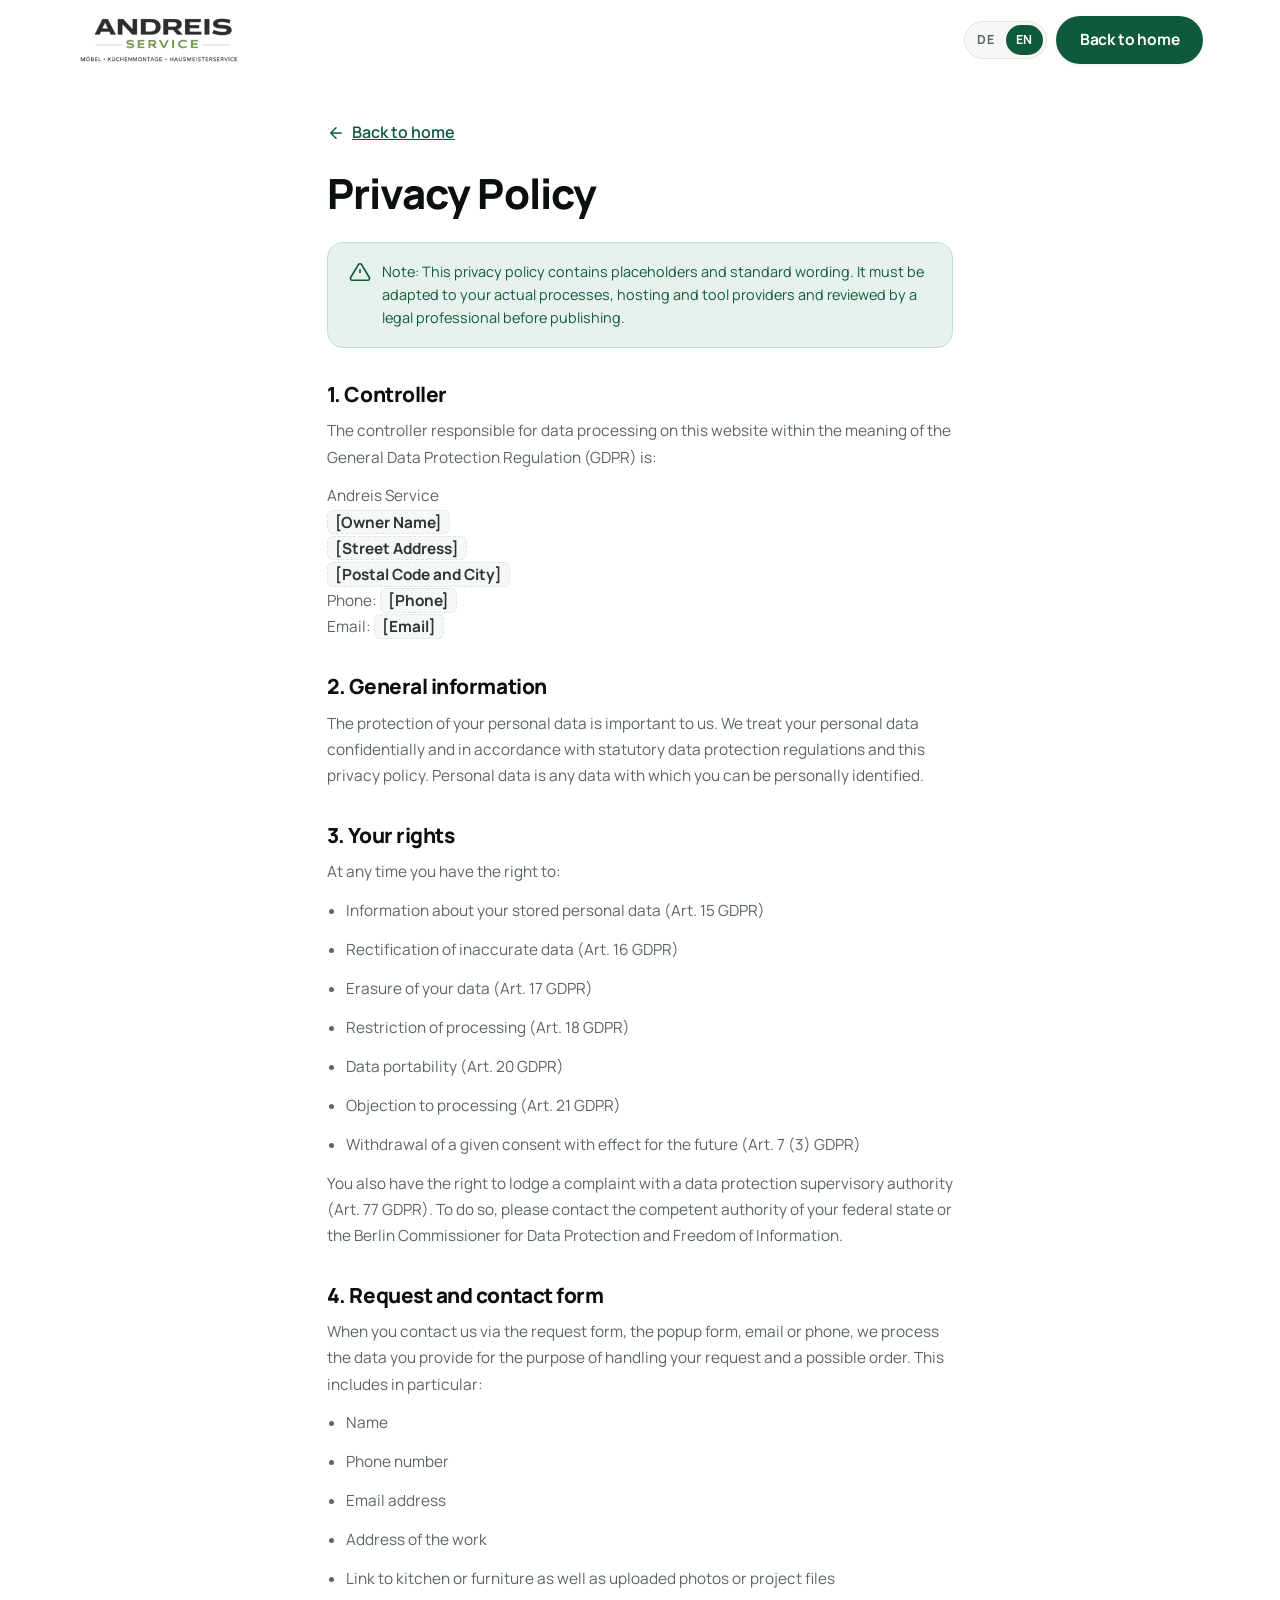
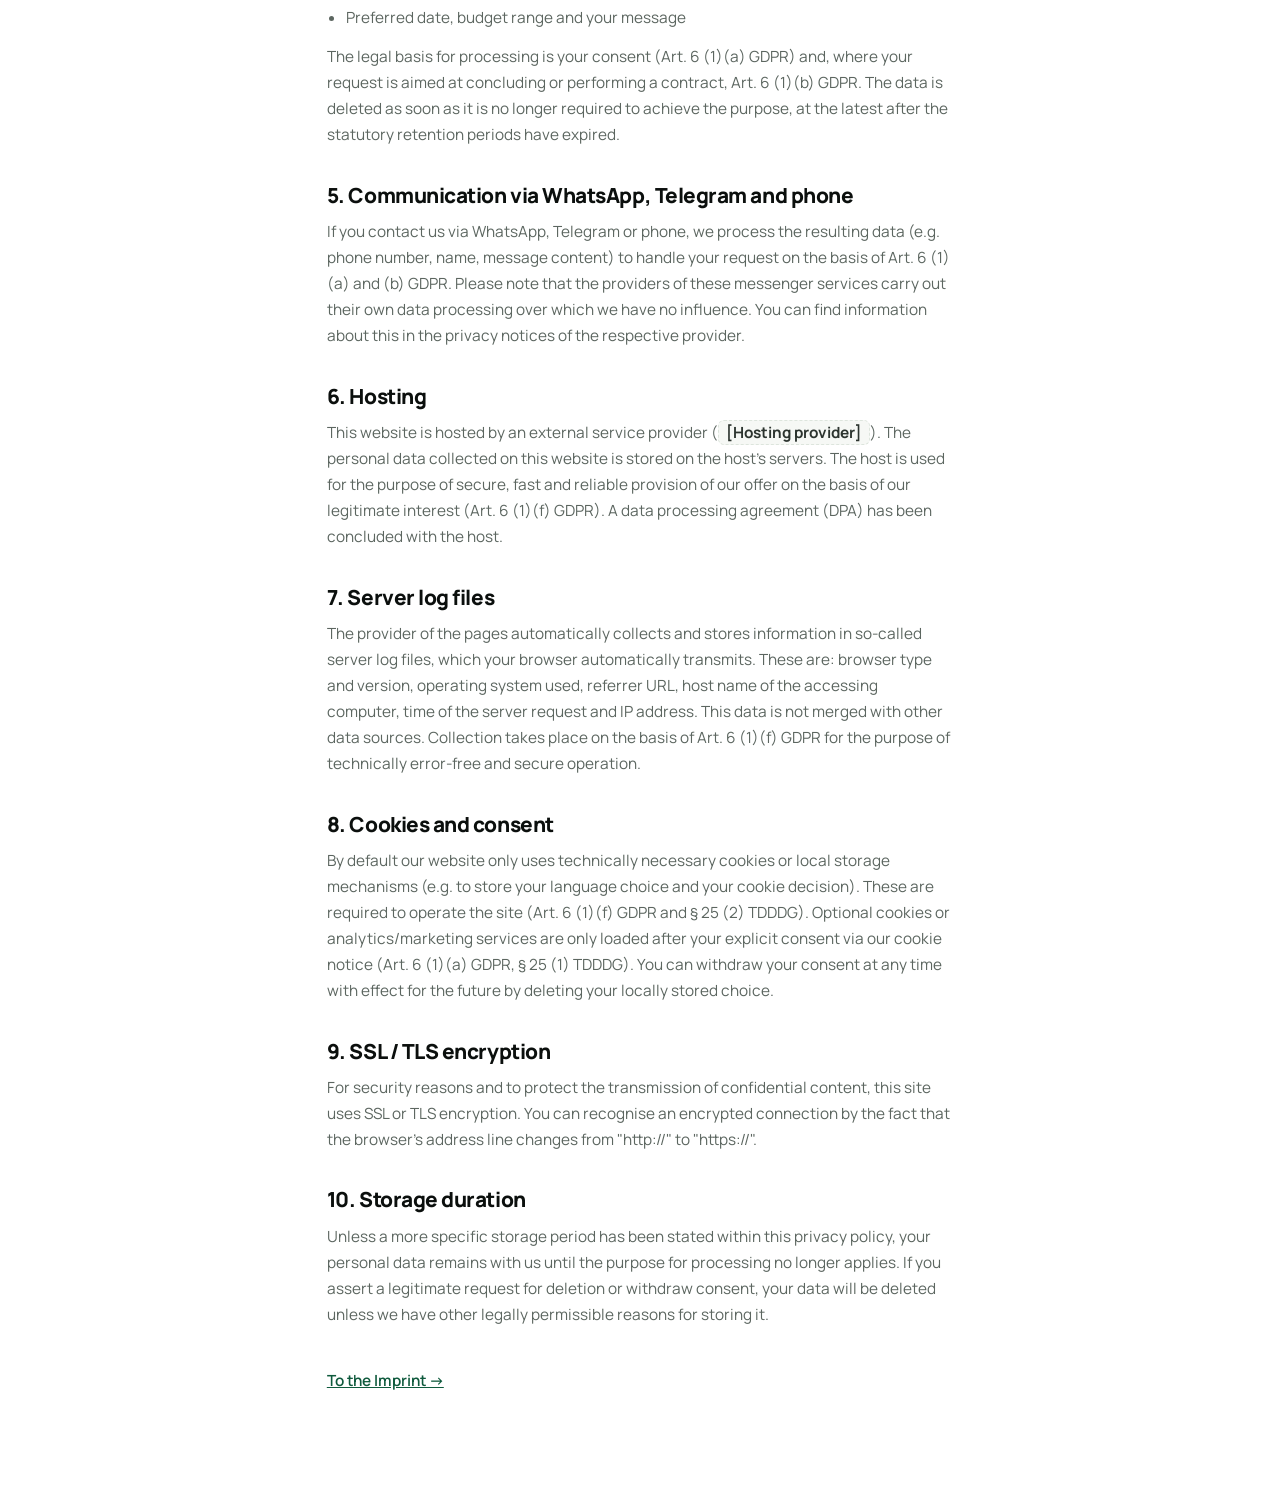
<file: site/datenschutz.html>
<!DOCTYPE html>
<html lang="de">
<head>
  <meta charset="utf-8">
  <meta name="viewport" content="width=device-width, initial-scale=1">
  <title>Datenschutzerklärung – Andreis Service</title>
  <meta name="description" content="Datenschutzerklärung von Andreis Service gemäß DSGVO – Küchenmontage, Möbelmontage und Hausmeisterservice in Berlin & Brandenburg.">
  <meta name="robots" content="index, follow">
  <meta name="theme-color" content="#0F5A3D">
  <link rel="icon" href="assets/img/brand/logo.png">
  <link rel="preconnect" href="https://fonts.googleapis.com">
  <link rel="preconnect" href="https://fonts.gstatic.com" crossorigin>
  <link href="https://fonts.googleapis.com/css2?family=Manrope:wght@400;500;600;700;800&display=swap" rel="stylesheet">
  <link rel="stylesheet" href="css/styles.css">
</head>
<body>
  <header class="header scrolled">
    <div class="container header__inner">
      <a class="brand" href="index.html" aria-label="Andreis Service">
        <img src="assets/img/brand/logo.png" alt="Andreis Service Logo" height="38" width="104">
      </a>
      <div class="header__actions">
        <div class="lang" role="group" aria-label="Sprache / Language">
          <button type="button" data-lang-btn="de" class="active">DE</button>
          <button type="button" data-lang-btn="en">EN</button>
        </div>
        <a class="btn btn--primary btn--header" href="index.html#anfrage" data-i18n="back">Zur Startseite</a>
      </div>
    </div>
  </header>

  <main class="legal">
    <div class="container legal__body">
      <a class="legal-back" href="index.html">
        <svg viewBox="0 0 24 24" fill="none" stroke="currentColor" stroke-width="2" stroke-linecap="round" stroke-linejoin="round"><path d="m12 19-7-7 7-7M19 12H5"/></svg>
        <span data-i18n="back">Zurück zur Startseite</span>
      </a>

      <h1 data-i18n="ds.h1">Datenschutzerklärung</h1>

      <div class="legal__notice">
        <svg viewBox="0 0 24 24" fill="none" stroke="currentColor" stroke-width="1.8"><path d="M12 9v4M12 17h.01M10.3 3.9 1.8 18a2 2 0 0 0 1.7 3h17a2 2 0 0 0 1.7-3L13.7 3.9a2 2 0 0 0-3.4 0Z"/></svg>
        <span data-i18n="legal.review">Hinweis: Diese Datenschutzerklärung enthält Platzhalter und Standardtexte. Sie muss vor der Veröffentlichung an Ihre tatsächlichen Prozesse, Hosting- und Tool-Anbieter angepasst und rechtlich geprüft werden.</span>
      </div>

      <h2 data-i18n="ds.s1h">1. Verantwortlicher</h2>
      <p data-i18n="ds.s1p">Verantwortlicher für die Datenverarbeitung auf dieser Website im Sinne der Datenschutz-Grundverordnung (DSGVO) ist:</p>
      <p>
        Andreis Service<br>
        <span class="placeholder-field">[Owner Name]</span><br>
        <span class="placeholder-field">[Street Address]</span><br>
        <span class="placeholder-field">[Postal Code and City]</span><br>
        <span data-i18n="ds.phone">Telefon</span>: <span class="placeholder-field">[Phone]</span><br>
        <span data-i18n="ds.email">E-Mail</span>: <span class="placeholder-field">[Email]</span>
      </p>

      <h2 data-i18n="ds.s2h">2. Allgemeine Hinweise</h2>
      <p data-i18n="ds.s2p">Der Schutz Ihrer persönlichen Daten ist uns wichtig. Wir behandeln Ihre personenbezogenen Daten vertraulich und entsprechend den gesetzlichen Datenschutzvorschriften sowie dieser Datenschutzerklärung. Personenbezogene Daten sind alle Daten, mit denen Sie persönlich identifiziert werden können.</p>

      <h2 data-i18n="ds.s3h">3. Ihre Rechte</h2>
      <p data-i18n="ds.s3p">Sie haben jederzeit das Recht auf:</p>
      <ul>
        <li data-i18n="ds.r1">Auskunft über Ihre gespeicherten personenbezogenen Daten (Art. 15 DSGVO)</li>
        <li data-i18n="ds.r2">Berichtigung unrichtiger Daten (Art. 16 DSGVO)</li>
        <li data-i18n="ds.r3">Löschung Ihrer Daten (Art. 17 DSGVO)</li>
        <li data-i18n="ds.r4">Einschränkung der Verarbeitung (Art. 18 DSGVO)</li>
        <li data-i18n="ds.r5">Datenübertragbarkeit (Art. 20 DSGVO)</li>
        <li data-i18n="ds.r6">Widerspruch gegen die Verarbeitung (Art. 21 DSGVO)</li>
        <li data-i18n="ds.r7">Widerruf einer erteilten Einwilligung mit Wirkung für die Zukunft (Art. 7 Abs. 3 DSGVO)</li>
      </ul>
      <p data-i18n="ds.s3p2">Zudem haben Sie das Recht, sich bei einer Datenschutz-Aufsichtsbehörde zu beschweren (Art. 77 DSGVO). Wenden Sie sich hierzu an die zuständige Behörde Ihres Bundeslandes oder die Berliner Beauftragte für Datenschutz und Informationsfreiheit.</p>

      <h2 data-i18n="ds.s4h">4. Anfrage- und Kontaktformular</h2>
      <p data-i18n="ds.s4p">Wenn Sie uns über das Anfrageformular, das Popup-Formular, per E-Mail oder Telefon kontaktieren, verarbeiten wir die von Ihnen übermittelten Daten zum Zweck der Bearbeitung Ihrer Anfrage und einer möglichen Auftragsabwicklung. Dazu gehören insbesondere:</p>
      <ul>
        <li data-i18n="ds.d1">Name</li>
        <li data-i18n="ds.d2">Telefonnummer</li>
        <li data-i18n="ds.d3">E-Mail-Adresse</li>
        <li data-i18n="ds.d4">Adresse der Arbeiten</li>
        <li data-i18n="ds.d5">Link zu Küche oder Möbeln sowie hochgeladene Fotos oder Projektdateien</li>
        <li data-i18n="ds.d6">gewünschter Termin, Budgetrahmen und Ihre Nachricht</li>
      </ul>
      <p data-i18n="ds.s4p2">Rechtsgrundlage der Verarbeitung ist Ihre Einwilligung (Art. 6 Abs. 1 lit. a DSGVO) sowie, sofern Ihre Anfrage auf den Abschluss oder die Durchführung eines Vertrags gerichtet ist, Art. 6 Abs. 1 lit. b DSGVO. Die Daten werden gelöscht, sobald sie für die Erreichung des Zwecks nicht mehr erforderlich sind, spätestens nach Ablauf der gesetzlichen Aufbewahrungsfristen.</p>

      <h2 data-i18n="ds.s5h">5. Kommunikation über WhatsApp, Telegram und Telefon</h2>
      <p data-i18n="ds.s5p">Wenn Sie uns über WhatsApp, Telegram oder Telefon kontaktieren, verarbeiten wir die dabei anfallenden Daten (z. B. Telefonnummer, Name, Nachrichteninhalt) zur Bearbeitung Ihrer Anfrage auf Grundlage von Art. 6 Abs. 1 lit. a und b DSGVO. Bitte beachten Sie, dass die Anbieter dieser Messenger-Dienste eigene Datenverarbeitungen vornehmen, auf die wir keinen Einfluss haben. Informationen hierzu finden Sie in den Datenschutzhinweisen des jeweiligen Anbieters.</p>

      <h2 data-i18n="ds.s6h">6. Hosting</h2>
      <p data-i18n="ds.s6p">Diese Website wird bei einem externen Dienstleister gehostet (<span class="placeholder-field">[Hosting-Anbieter]</span>). Die personenbezogenen Daten, die auf dieser Website erfasst werden, werden auf den Servern des Hosters gespeichert. Der Einsatz des Hosters erfolgt zum Zweck einer sicheren, schnellen und zuverlässigen Bereitstellung unseres Angebots auf Grundlage unseres berechtigten Interesses (Art. 6 Abs. 1 lit. f DSGVO). Mit dem Hoster wurde ein Vertrag zur Auftragsverarbeitung (AVV) geschlossen.</p>

      <h2 data-i18n="ds.s7h">7. Server-Logfiles</h2>
      <p data-i18n="ds.s7p">Der Provider der Seiten erhebt und speichert automatisch Informationen in sogenannten Server-Logfiles, die Ihr Browser automatisch übermittelt. Dies sind: Browsertyp und -version, verwendetes Betriebssystem, Referrer-URL, Hostname des zugreifenden Rechners, Uhrzeit der Serveranfrage und IP-Adresse. Eine Zusammenführung dieser Daten mit anderen Datenquellen wird nicht vorgenommen. Die Erfassung erfolgt auf Grundlage von Art. 6 Abs. 1 lit. f DSGVO zum Zweck eines technisch fehlerfreien und sicheren Betriebs.</p>

      <h2 data-i18n="ds.s8h">8. Cookies und Einwilligung</h2>
      <p data-i18n="ds.s8p">Unsere Website verwendet standardmäßig nur technisch notwendige Cookies bzw. lokale Speichermechanismen (z. B. zur Speicherung Ihrer Sprachauswahl und Ihrer Cookie-Entscheidung). Diese sind für den Betrieb der Seite erforderlich (Art. 6 Abs. 1 lit. f DSGVO und § 25 Abs. 2 TDDDG). Optionale Cookies oder Statistik-/Marketing-Dienste werden erst nach Ihrer ausdrücklichen Einwilligung über unseren Cookie-Hinweis geladen (Art. 6 Abs. 1 lit. a DSGVO, § 25 Abs. 1 TDDDG). Ihre Einwilligung können Sie jederzeit mit Wirkung für die Zukunft widerrufen, indem Sie Ihre lokal gespeicherte Auswahl löschen.</p>

      <h2 data-i18n="ds.s9h">9. SSL- bzw. TLS-Verschlüsselung</h2>
      <p data-i18n="ds.s9p">Diese Seite nutzt aus Sicherheitsgründen und zum Schutz der Übertragung vertraulicher Inhalte eine SSL- bzw. TLS-Verschlüsselung. Eine verschlüsselte Verbindung erkennen Sie daran, dass die Adresszeile des Browsers von „http://“ auf „https://“ wechselt.</p>

      <h2 data-i18n="ds.s10h">10. Speicherdauer</h2>
      <p data-i18n="ds.s10p">Soweit innerhalb dieser Datenschutzerklärung keine speziellere Speicherdauer genannt wurde, verbleiben Ihre personenbezogenen Daten bei uns, bis der Zweck für die Datenverarbeitung entfällt. Wenn Sie ein berechtigtes Löschersuchen geltend machen oder eine Einwilligung widerrufen, werden Ihre Daten gelöscht, sofern wir keine anderen rechtlich zulässigen Gründe für die Speicherung haben.</p>

      <p style="margin-top:2.5rem"><a href="impressum.html" data-i18n="ds.toImprint">Zum Impressum →</a></p>
    </div>
  </main>

  <script>
    (function () {
      var EN = {
        "meta.title": "Privacy Policy – Andreis Service",
        "back": "Back to home",
        "ds.h1": "Privacy Policy",
        "legal.review": "Note: This privacy policy contains placeholders and standard wording. It must be adapted to your actual processes, hosting and tool providers and reviewed by a legal professional before publishing.",
        "ds.s1h": "1. Controller",
        "ds.s1p": "The controller responsible for data processing on this website within the meaning of the General Data Protection Regulation (GDPR) is:",
        "ds.phone": "Phone",
        "ds.email": "Email",
        "ds.s2h": "2. General information",
        "ds.s2p": "The protection of your personal data is important to us. We treat your personal data confidentially and in accordance with statutory data protection regulations and this privacy policy. Personal data is any data with which you can be personally identified.",
        "ds.s3h": "3. Your rights",
        "ds.s3p": "At any time you have the right to:",
        "ds.r1": "Information about your stored personal data (Art. 15 GDPR)",
        "ds.r2": "Rectification of inaccurate data (Art. 16 GDPR)",
        "ds.r3": "Erasure of your data (Art. 17 GDPR)",
        "ds.r4": "Restriction of processing (Art. 18 GDPR)",
        "ds.r5": "Data portability (Art. 20 GDPR)",
        "ds.r6": "Objection to processing (Art. 21 GDPR)",
        "ds.r7": "Withdrawal of a given consent with effect for the future (Art. 7 (3) GDPR)",
        "ds.s3p2": "You also have the right to lodge a complaint with a data protection supervisory authority (Art. 77 GDPR). To do so, please contact the competent authority of your federal state or the Berlin Commissioner for Data Protection and Freedom of Information.",
        "ds.s4h": "4. Request and contact form",
        "ds.s4p": "When you contact us via the request form, the popup form, email or phone, we process the data you provide for the purpose of handling your request and a possible order. This includes in particular:",
        "ds.d1": "Name",
        "ds.d2": "Phone number",
        "ds.d3": "Email address",
        "ds.d4": "Address of the work",
        "ds.d5": "Link to kitchen or furniture as well as uploaded photos or project files",
        "ds.d6": "Preferred date, budget range and your message",
        "ds.s4p2": "The legal basis for processing is your consent (Art. 6 (1)(a) GDPR) and, where your request is aimed at concluding or performing a contract, Art. 6 (1)(b) GDPR. The data is deleted as soon as it is no longer required to achieve the purpose, at the latest after the statutory retention periods have expired.",
        "ds.s5h": "5. Communication via WhatsApp, Telegram and phone",
        "ds.s5p": "If you contact us via WhatsApp, Telegram or phone, we process the resulting data (e.g. phone number, name, message content) to handle your request on the basis of Art. 6 (1)(a) and (b) GDPR. Please note that the providers of these messenger services carry out their own data processing over which we have no influence. You can find information about this in the privacy notices of the respective provider.",
        "ds.s6h": "6. Hosting",
        "ds.s6p": "This website is hosted by an external service provider (<span class=\"placeholder-field\">[Hosting provider]</span>). The personal data collected on this website is stored on the host's servers. The host is used for the purpose of secure, fast and reliable provision of our offer on the basis of our legitimate interest (Art. 6 (1)(f) GDPR). A data processing agreement (DPA) has been concluded with the host.",
        "ds.s7h": "7. Server log files",
        "ds.s7p": "The provider of the pages automatically collects and stores information in so-called server log files, which your browser automatically transmits. These are: browser type and version, operating system used, referrer URL, host name of the accessing computer, time of the server request and IP address. This data is not merged with other data sources. Collection takes place on the basis of Art. 6 (1)(f) GDPR for the purpose of technically error-free and secure operation.",
        "ds.s8h": "8. Cookies and consent",
        "ds.s8p": "By default our website only uses technically necessary cookies or local storage mechanisms (e.g. to store your language choice and your cookie decision). These are required to operate the site (Art. 6 (1)(f) GDPR and § 25 (2) TDDDG). Optional cookies or analytics/marketing services are only loaded after your explicit consent via our cookie notice (Art. 6 (1)(a) GDPR, § 25 (1) TDDDG). You can withdraw your consent at any time with effect for the future by deleting your locally stored choice.",
        "ds.s9h": "9. SSL / TLS encryption",
        "ds.s9p": "For security reasons and to protect the transmission of confidential content, this site uses SSL or TLS encryption. You can recognise an encrypted connection by the fact that the browser's address line changes from \"http://\" to \"https://\".",
        "ds.s10h": "10. Storage duration",
        "ds.s10p": "Unless a more specific storage period has been stated within this privacy policy, your personal data remains with us until the purpose for processing no longer applies. If you assert a legitimate request for deletion or withdraw consent, your data will be deleted unless we have other legally permissible reasons for storing it.",
        "ds.toImprint": "To the Imprint →"
      };
      window.LEGAL_EN = EN;
    })();
  </script>
  <script src="js/legal.js"></script>
</body>
</html>
</file>
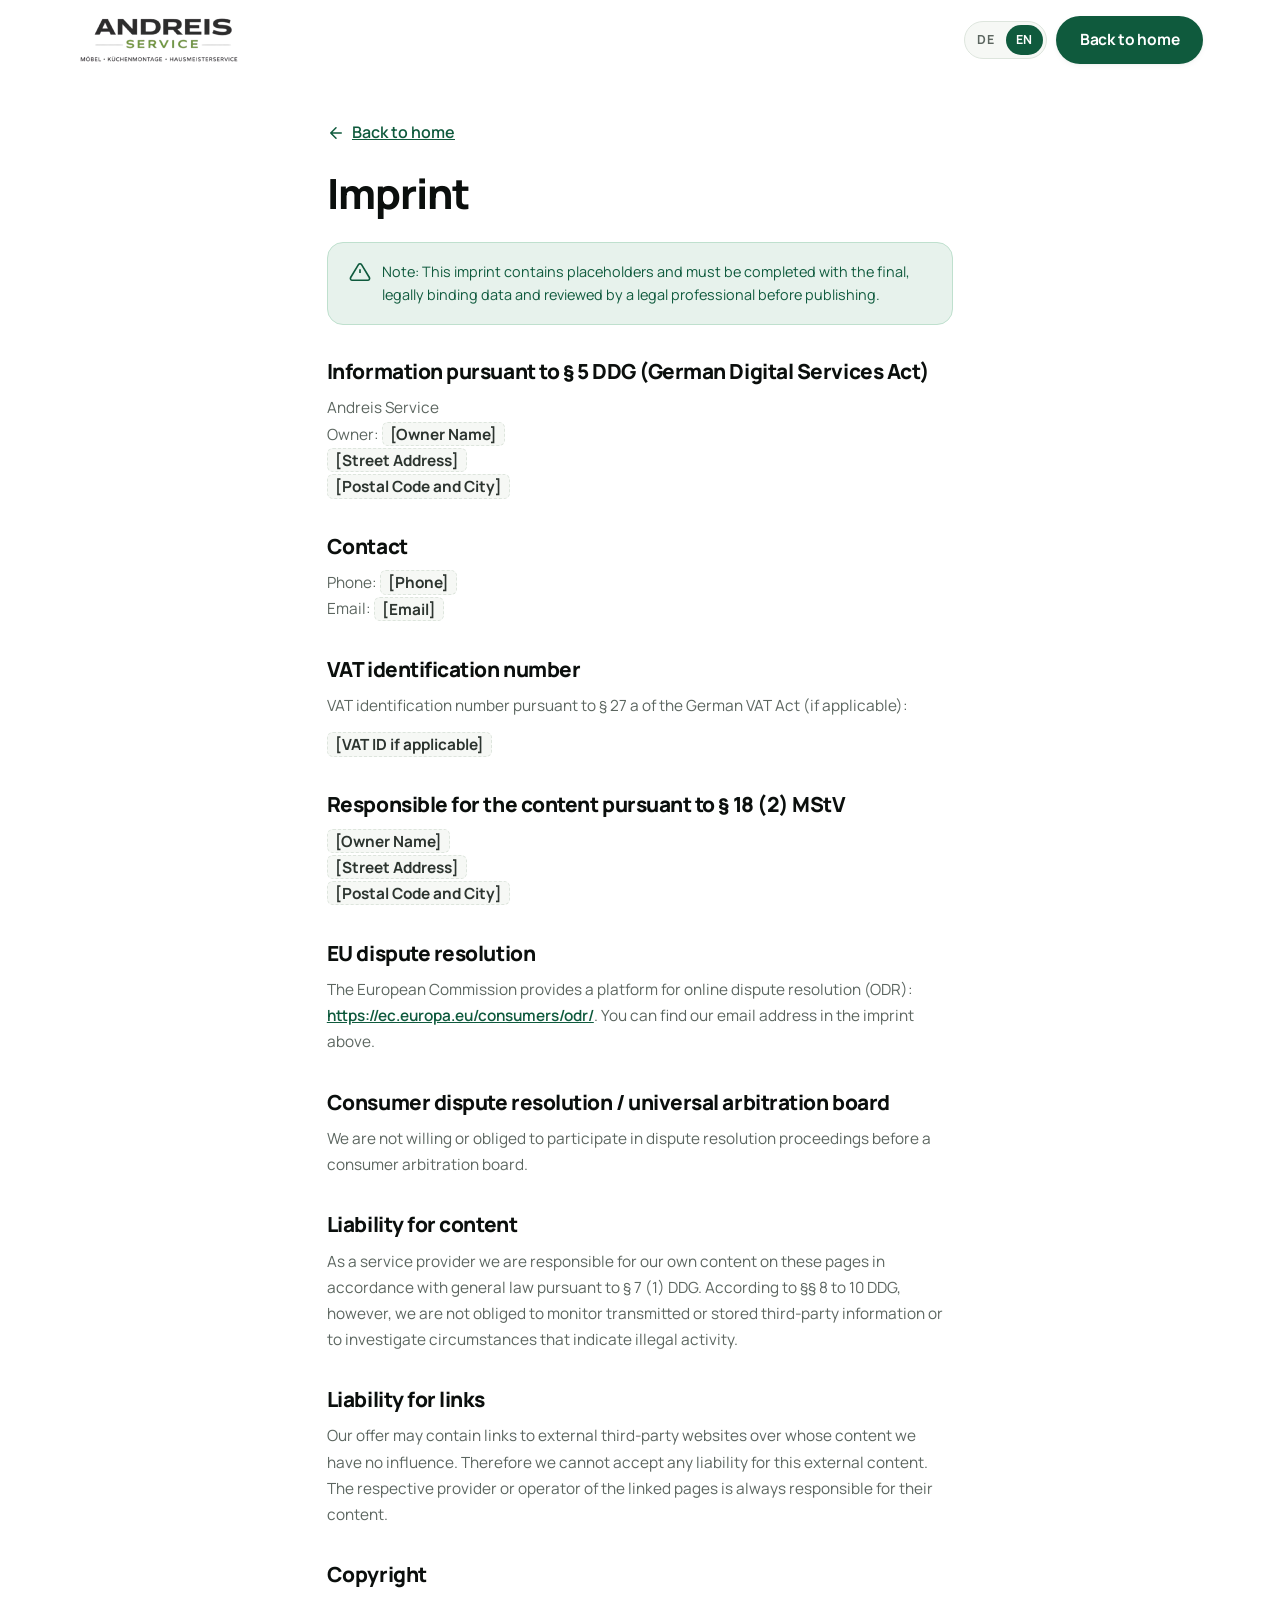
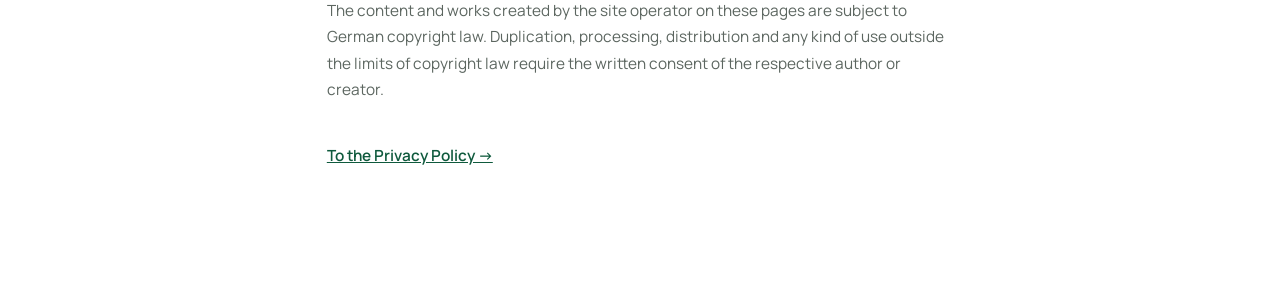
<file: site/impressum.html>
<!DOCTYPE html>
<html lang="de">
<head>
  <meta charset="utf-8">
  <meta name="viewport" content="width=device-width, initial-scale=1">
  <title>Impressum – Andreis Service</title>
  <meta name="description" content="Impressum von Andreis Service – Küchenmontage, Möbelmontage und Hausmeisterservice in Berlin & Brandenburg.">
  <meta name="robots" content="index, follow">
  <meta name="theme-color" content="#0F5A3D">
  <link rel="icon" href="assets/img/brand/logo.png">
  <link rel="preconnect" href="https://fonts.googleapis.com">
  <link rel="preconnect" href="https://fonts.gstatic.com" crossorigin>
  <link href="https://fonts.googleapis.com/css2?family=Manrope:wght@400;500;600;700;800&display=swap" rel="stylesheet">
  <link rel="stylesheet" href="css/styles.css">
</head>
<body>
  <header class="header scrolled">
    <div class="container header__inner">
      <a class="brand" href="index.html" aria-label="Andreis Service">
        <img src="assets/img/brand/logo.png" alt="Andreis Service Logo" height="38" width="104">
      </a>
      <div class="header__actions">
        <div class="lang" role="group" aria-label="Sprache / Language">
          <button type="button" data-lang-btn="de" class="active">DE</button>
          <button type="button" data-lang-btn="en">EN</button>
        </div>
        <a class="btn btn--primary btn--header" href="index.html#anfrage" data-i18n="back">Zur Startseite</a>
      </div>
    </div>
  </header>

  <main class="legal">
    <div class="container legal__body">
      <a class="legal-back" href="index.html">
        <svg viewBox="0 0 24 24" fill="none" stroke="currentColor" stroke-width="2" stroke-linecap="round" stroke-linejoin="round"><path d="m12 19-7-7 7-7M19 12H5"/></svg>
        <span data-i18n="back">Zurück zur Startseite</span>
      </a>

      <h1 data-i18n="imp.h1">Impressum</h1>

      <div class="legal__notice">
        <svg viewBox="0 0 24 24" fill="none" stroke="currentColor" stroke-width="1.8"><path d="M12 9v4M12 17h.01M10.3 3.9 1.8 18a2 2 0 0 0 1.7 3h17a2 2 0 0 0 1.7-3L13.7 3.9a2 2 0 0 0-3.4 0Z"/></svg>
        <span data-i18n="legal.review">Hinweis: Dieses Impressum enthält Platzhalter und muss vor der Veröffentlichung mit den finalen, rechtsverbindlichen Daten ausgefüllt und rechtlich geprüft werden.</span>
      </div>

      <h2 data-i18n="imp.tmg">Angaben gemäß § 5 DDG (Digitale-Dienste-Gesetz)</h2>
      <p>
        Andreis Service<br>
        <span data-i18n="imp.owner">Inhaber</span>: <span class="placeholder-field">[Owner Name]</span><br>
        <span class="placeholder-field">[Street Address]</span><br>
        <span class="placeholder-field">[Postal Code and City]</span>
      </p>

      <h2 data-i18n="imp.contact">Kontakt</h2>
      <p>
        <span data-i18n="imp.phone">Telefon</span>: <span class="placeholder-field">[Phone]</span><br>
        <span data-i18n="imp.email">E-Mail</span>: <span class="placeholder-field">[Email]</span>
      </p>

      <h2 data-i18n="imp.vat">Umsatzsteuer-Identifikationsnummer</h2>
      <p data-i18n="imp.vatText">Umsatzsteuer-Identifikationsnummer gemäß § 27 a Umsatzsteuergesetz (falls vorhanden):</p>
      <p><span class="placeholder-field">[VAT ID if applicable]</span></p>

      <h2 data-i18n="imp.responsible">Verantwortlich für den Inhalt nach § 18 Abs. 2 MStV</h2>
      <p>
        <span class="placeholder-field">[Owner Name]</span><br>
        <span class="placeholder-field">[Street Address]</span><br>
        <span class="placeholder-field">[Postal Code and City]</span>
      </p>

      <h2 data-i18n="imp.disputeH">EU-Streitschlichtung</h2>
      <p data-i18n="imp.disputeP">Die Europäische Kommission stellt eine Plattform zur Online-Streitbeilegung (OS) bereit: <a href="https://ec.europa.eu/consumers/odr/" target="_blank" rel="noopener">https://ec.europa.eu/consumers/odr/</a>. Unsere E-Mail-Adresse finden Sie oben im Impressum.</p>

      <h2 data-i18n="imp.consumerH">Verbraucherstreitbeilegung / Universalschlichtungsstelle</h2>
      <p data-i18n="imp.consumerP">Wir sind nicht bereit oder verpflichtet, an Streitbeilegungsverfahren vor einer Verbraucherschlichtungsstelle teilzunehmen.</p>

      <h2 data-i18n="imp.liabilityH">Haftung für Inhalte</h2>
      <p data-i18n="imp.liabilityP">Als Diensteanbieter sind wir gemäß § 7 Abs. 1 DDG für eigene Inhalte auf diesen Seiten nach den allgemeinen Gesetzen verantwortlich. Nach §§ 8 bis 10 DDG sind wir als Diensteanbieter jedoch nicht verpflichtet, übermittelte oder gespeicherte fremde Informationen zu überwachen oder nach Umständen zu forschen, die auf eine rechtswidrige Tätigkeit hinweisen.</p>

      <h2 data-i18n="imp.linksH">Haftung für Links</h2>
      <p data-i18n="imp.linksP">Unser Angebot enthält gegebenenfalls Links zu externen Websites Dritter, auf deren Inhalte wir keinen Einfluss haben. Deshalb können wir für diese fremden Inhalte auch keine Gewähr übernehmen. Für die Inhalte der verlinkten Seiten ist stets der jeweilige Anbieter oder Betreiber der Seiten verantwortlich.</p>

      <h2 data-i18n="imp.copyrightH">Urheberrecht</h2>
      <p data-i18n="imp.copyrightP">Die durch den Seitenbetreiber erstellten Inhalte und Werke auf diesen Seiten unterliegen dem deutschen Urheberrecht. Die Vervielfältigung, Bearbeitung, Verbreitung und jede Art der Verwertung außerhalb der Grenzen des Urheberrechts bedürfen der schriftlichen Zustimmung des jeweiligen Autors bzw. Erstellers.</p>

      <p style="margin-top:2.5rem"><a href="datenschutz.html" data-i18n="imp.toPrivacy">Zur Datenschutzerklärung →</a></p>
    </div>
  </main>

  <script>
    (function () {
      var EN = {
        "back": "Back to home",
        "imp.h1": "Imprint",
        "legal.review": "Note: This imprint contains placeholders and must be completed with the final, legally binding data and reviewed by a legal professional before publishing.",
        "imp.tmg": "Information pursuant to § 5 DDG (German Digital Services Act)",
        "imp.owner": "Owner",
        "imp.contact": "Contact",
        "imp.phone": "Phone",
        "imp.email": "Email",
        "imp.vat": "VAT identification number",
        "imp.vatText": "VAT identification number pursuant to § 27 a of the German VAT Act (if applicable):",
        "imp.responsible": "Responsible for the content pursuant to § 18 (2) MStV",
        "imp.disputeH": "EU dispute resolution",
        "imp.disputeP": "The European Commission provides a platform for online dispute resolution (ODR): <a href=\"https://ec.europa.eu/consumers/odr/\" target=\"_blank\" rel=\"noopener\">https://ec.europa.eu/consumers/odr/</a>. You can find our email address in the imprint above.",
        "imp.consumerH": "Consumer dispute resolution / universal arbitration board",
        "imp.consumerP": "We are not willing or obliged to participate in dispute resolution proceedings before a consumer arbitration board.",
        "imp.liabilityH": "Liability for content",
        "imp.liabilityP": "As a service provider we are responsible for our own content on these pages in accordance with general law pursuant to § 7 (1) DDG. According to §§ 8 to 10 DDG, however, we are not obliged to monitor transmitted or stored third-party information or to investigate circumstances that indicate illegal activity.",
        "imp.linksH": "Liability for links",
        "imp.linksP": "Our offer may contain links to external third-party websites over whose content we have no influence. Therefore we cannot accept any liability for this external content. The respective provider or operator of the linked pages is always responsible for their content.",
        "imp.copyrightH": "Copyright",
        "imp.copyrightP": "The content and works created by the site operator on these pages are subject to German copyright law. Duplication, processing, distribution and any kind of use outside the limits of copyright law require the written consent of the respective author or creator.",
        "imp.toPrivacy": "To the Privacy Policy →"
      };
      window.LEGAL_EN = EN;
    })();
  </script>
  <script src="js/legal.js"></script>
</body>
</html>
</file>
<file: site/css/styles.css>
/* ==========================================================================
   Andreis Service — Design System
   Brand: Green / Black / White · Mobile-first · Bilingual lead generation
   ========================================================================== */

:root {
  /* Brand palette */
  --green-deep: #0F5A3D;
  --green: #22A06B;
  --green-soft: #E7F2EC;
  --black: #0B0F0D;
  --black-soft: #151A17;
  --white: #FFFFFF;
  --bg-warm: #F6F8F5;
  --border: #DDE5DD;

  /* Derived neutrals (single warm-green-tinted gray family) */
  --ink: #0B0F0D;
  --ink-2: #2C342F;
  --ink-3: #5C6660;
  --ink-muted: #828C86;

  /* Effects */
  --radius-sm: 10px;
  --radius: 16px;
  --radius-lg: 24px;
  --radius-xl: 32px;
  --shadow-sm: 0 1px 2px rgba(15, 90, 61, 0.04), 0 2px 6px rgba(11, 15, 13, 0.04);
  --shadow: 0 12px 30px -12px rgba(15, 90, 61, 0.16), 0 4px 12px -6px rgba(11, 15, 13, 0.06);
  --shadow-lg: 0 28px 60px -24px rgba(15, 90, 61, 0.28), 0 8px 24px -12px rgba(11, 15, 13, 0.10);
  --ring: 0 0 0 3px rgba(34, 160, 107, 0.32);

  /* Type */
  --font: "Manrope", -apple-system, BlinkMacSystemFont, "Segoe UI", Roboto, Helvetica, Arial, sans-serif;
  --maxw: 1600px;

  /* Motion */
  --ease: cubic-bezier(0.16, 1, 0.3, 1);
  --dur: 0.55s;

  /* Layout helpers */
  --header-h: 72px;
  --pad-x: clamp(1.25rem, 6vw, 90px);
  --section-y: clamp(3.5rem, 9vw, 7rem);
}

/* ---------- Reset ---------- */
*, *::before, *::after { box-sizing: border-box; }
* { margin: 0; }
html { -webkit-text-size-adjust: 100%; scroll-behavior: smooth; }
@media (prefers-reduced-motion: reduce) {
  html { scroll-behavior: auto; }
  *, *::before, *::after { animation-duration: 0.001ms !important; transition-duration: 0.001ms !important; }
}

body {
  font-family: var(--font);
  color: var(--ink);
  background: var(--white);
  line-height: 1.6;
  font-size: 16px;
  -webkit-font-smoothing: antialiased;
  text-rendering: optimizeLegibility;
  overflow-x: clip;
}
body.no-scroll { overflow: hidden; }

img, svg, video { display: block; max-width: 100%; height: auto; }
a { color: inherit; text-decoration: none; }
button { font: inherit; color: inherit; cursor: pointer; border: none; background: none; }
input, select, textarea, button { font-family: inherit; font-size: inherit; }

:focus-visible { outline: none; box-shadow: var(--ring); border-radius: 6px; }

/* ---------- Skip link / accessibility ---------- */
.skip-link {
  position: fixed; top: -100px; left: 12px; z-index: 1200;
  background: var(--green-deep); color: #fff; padding: 0.7rem 1.1rem;
  border-radius: 10px; font-weight: 700; transition: top 0.2s var(--ease);
}
.skip-link:focus { top: 12px; }
.sr-only {
  position: absolute; width: 1px; height: 1px; padding: 0; margin: -1px;
  overflow: hidden; clip: rect(0, 0, 0, 0); white-space: nowrap; border: 0;
}

/* ---------- Layout primitives ---------- */
.container { width: 100%; max-width: var(--maxw); margin-inline: auto; padding-inline: var(--pad-x); }
.section { padding-block: var(--section-y); position: relative; }
.section--tint { background: var(--bg-warm); }
.section--dark { background: var(--black); color: #EAF0EC; }

.eyebrow {
  display: inline-flex; align-items: center; gap: 0.5rem;
  font-size: 0.72rem; font-weight: 700; letter-spacing: 0.14em; text-transform: uppercase;
  color: var(--green-deep); background: var(--green-soft);
  padding: 0.4rem 0.85rem; border-radius: 999px;
}
.section--dark .eyebrow { color: #9EE7C4; background: rgba(34, 160, 107, 0.16); }
.eyebrow::before { content: ""; width: 7px; height: 7px; border-radius: 50%; background: var(--green); }

.section-head { max-width: 640px; margin-bottom: clamp(2rem, 5vw, 3.2rem); }
.section-head.center { margin-inline: auto; text-align: center; }
.section-head.center .eyebrow { justify-content: center; }

h1, h2, h3, h4 { line-height: 1.08; letter-spacing: -0.022em; font-weight: 800; color: var(--ink); }
.section--dark h1, .section--dark h2, .section--dark h3 { color: #fff; }
h2 { font-size: clamp(1.9rem, 4.6vw, 3rem); margin-top: 0.7rem; }
h3 { font-size: clamp(1.15rem, 2.4vw, 1.4rem); }
.lead { font-size: clamp(1.02rem, 2vw, 1.18rem); color: var(--ink-3); margin-top: 1rem; max-width: 60ch; }
.section--dark .lead { color: #B9C6BF; }
.text-accent { color: var(--green-deep); }
.section--dark .text-accent { color: #6BD9A4; }

/* ---------- Buttons ---------- */
.btn {
  display: inline-flex; align-items: center; justify-content: center; gap: 0.6rem;
  padding: 0.9rem 1.4rem; border-radius: 999px; font-weight: 700; font-size: 0.97rem;
  letter-spacing: -0.01em; transition: transform 0.18s var(--ease), background 0.2s var(--ease), box-shadow 0.2s var(--ease), color 0.2s var(--ease);
  white-space: nowrap; line-height: 1.1; border: 1.5px solid transparent;
}
.btn svg { width: 1.15em; height: 1.15em; flex: none; }
.btn:active { transform: translateY(1px) scale(0.985); }
.btn--primary { background: var(--green-deep); color: #fff; box-shadow: var(--shadow-sm); }
.btn--primary:hover { background: #0c6443; box-shadow: var(--shadow); transform: translateY(-1px); }
.btn--accent { background: var(--green); color: #04150d; }
.btn--accent:hover { background: #1ea564; transform: translateY(-1px); box-shadow: var(--shadow); }
.btn--ghost { background: var(--white); color: var(--ink); border-color: var(--border); }
.btn--ghost:hover { border-color: var(--green); color: var(--green-deep); transform: translateY(-1px); }
.btn--whatsapp { background: #1FA855; color: #fff; }
.btn--whatsapp:hover { background: #1b934a; transform: translateY(-1px); box-shadow: var(--shadow); }
.btn--lg { padding: 1.05rem 1.7rem; font-size: 1.02rem; }
.btn--block { width: 100%; }
.btn--on-dark.btn--ghost { background: rgba(255,255,255,0.04); color: #fff; border-color: rgba(255,255,255,0.22); }
.btn--on-dark.btn--ghost:hover { border-color: var(--green); color: #fff; background: rgba(34,160,107,0.14); }

/* ==========================================================================
   Header
   ========================================================================== */
.header {
  position: fixed; inset: 0 0 auto 0; z-index: 900;
  transform: translateY(0); transition: transform 0.4s var(--ease), background 0.3s var(--ease), box-shadow 0.3s var(--ease), border-color 0.3s var(--ease);
  background: rgba(255, 255, 255, 0.82);
  backdrop-filter: saturate(160%) blur(14px);
  -webkit-backdrop-filter: saturate(160%) blur(14px);
  border-bottom: 1px solid transparent;
}
.header.scrolled { box-shadow: var(--shadow-sm); border-bottom-color: var(--border); }
.header.hidden { transform: translateY(-110%); }
.header__inner { display: flex; align-items: center; justify-content: space-between; gap: 1rem; height: var(--header-h); }

.brand { display: inline-flex; align-items: center; gap: 0.6rem; flex: none; }
.brand img { height: 46px; width: auto; }
.brand__txt { display: none; }
@media (min-width: 960px) { .brand img { height: 50px; } }

.nav { display: none; }
.nav a {
  font-size: 0.93rem; font-weight: 600; color: var(--ink-2); padding: 0.4rem 0.1rem;
  position: relative; transition: color 0.2s var(--ease);
}
.nav a::after {
  content: ""; position: absolute; left: 0; bottom: -2px; height: 2px; width: 0;
  background: var(--green); transition: width 0.25s var(--ease); border-radius: 2px;
}
.nav a:hover { color: var(--green-deep); }
.nav a:hover::after, .nav a.active::after { width: 100%; }

.header__actions { display: flex; align-items: center; gap: 0.6rem; }

.lang {
  display: inline-flex; align-items: center; background: var(--bg-warm);
  border: 1px solid var(--border); border-radius: 999px; padding: 3px; gap: 2px;
}
.lang button {
  font-size: 0.78rem; font-weight: 700; letter-spacing: 0.03em; color: var(--ink-3);
  padding: 0.32rem 0.62rem; border-radius: 999px; transition: all 0.2s var(--ease);
}
.lang button.active { background: var(--green-deep); color: #fff; }

.header .btn--header { display: none; }

.burger {
  display: inline-flex; flex-direction: column; justify-content: center; gap: 5px;
  width: 46px; height: 46px; border-radius: 12px; border: 1px solid var(--border);
  background: var(--white); padding: 0 12px; align-items: stretch;
}
.burger span { height: 2px; background: var(--ink); border-radius: 2px; transition: transform 0.3s var(--ease), opacity 0.2s var(--ease); }
.burger[aria-expanded="true"] span:nth-child(1) { transform: translateY(7px) rotate(45deg); }
.burger[aria-expanded="true"] span:nth-child(2) { opacity: 0; }
.burger[aria-expanded="true"] span:nth-child(3) { transform: translateY(-7px) rotate(-45deg); }

/* Mobile menu overlay */
.mobile-menu {
  position: fixed; inset: 0; z-index: 950; background: rgba(11, 15, 13, 0.5);
  backdrop-filter: blur(4px); -webkit-backdrop-filter: blur(4px);
  opacity: 0; visibility: hidden; transition: opacity 0.3s var(--ease), visibility 0.3s var(--ease);
}
.mobile-menu.open { opacity: 1; visibility: visible; }
.mobile-menu__panel {
  position: absolute; top: 0; right: 0; height: 100%; width: min(86vw, 380px);
  background: var(--white); padding: 1.4rem var(--pad-x) 2rem; display: flex; flex-direction: column;
  transform: translateX(100%); transition: transform 0.42s var(--ease);
  overflow-y: auto;
}
.mobile-menu.open .mobile-menu__panel { transform: translateX(0); }
.mobile-menu__top { display: flex; align-items: center; justify-content: space-between; margin-bottom: 1.6rem; }
.mobile-menu__close { width: 46px; height: 46px; border-radius: 12px; border: 1px solid var(--border); display: grid; place-items: center; }
.mobile-menu__close svg { width: 22px; height: 22px; }
.mobile-nav { display: flex; flex-direction: column; }
.mobile-nav a {
  font-size: 1.18rem; font-weight: 700; letter-spacing: -0.01em; padding: 0.85rem 0;
  border-bottom: 1px solid var(--border); display: flex; justify-content: space-between; align-items: center;
  transform: translateX(14px); opacity: 0;
}
.mobile-menu.open .mobile-nav a { animation: slideIn 0.5s var(--ease) forwards; }
.mobile-nav a svg { width: 18px; height: 18px; color: var(--green); }
@keyframes slideIn { to { transform: translateX(0); opacity: 1; } }
.mobile-menu__contact { margin-top: 1.4rem; display: grid; gap: 0.6rem; }
.mobile-menu__contact a {
  display: flex; align-items: center; gap: 0.7rem; padding: 0.8rem 1rem; border-radius: 12px;
  background: var(--bg-warm); border: 1px solid var(--border); font-weight: 600; font-size: 0.95rem;
}
.mobile-menu__contact a svg { width: 20px; height: 20px; color: var(--green-deep); flex: none; }
.mobile-menu__lang { margin-top: 1.4rem; display: flex; align-items: center; gap: 0.7rem; color: var(--ink-3); font-size: 0.85rem; font-weight: 600; }

/* ==========================================================================
   Hero
   ========================================================================== */
.hero { padding-top: calc(var(--header-h) + clamp(2rem, 6vw, 3.5rem)); padding-bottom: var(--section-y); position: relative; overflow: hidden; }
.hero::before {
  content: ""; position: absolute; top: -20%; right: -10%; width: 60vw; height: 60vw; max-width: 700px; max-height: 700px;
  background: radial-gradient(circle, rgba(34, 160, 107, 0.12), transparent 65%); pointer-events: none; z-index: 0;
}
.hero__grid { position: relative; z-index: 1; display: grid; gap: clamp(2rem, 5vw, 3rem); }
.hero__copy { max-width: 640px; }
.hero h1 {
  font-size: clamp(2.05rem, 5.4vw, 3.4rem); font-weight: 800; letter-spacing: -0.03em;
  margin-top: 1.1rem; text-wrap: balance;
}
.hero h1 .hl { color: var(--green-deep); }
.hero__sub { margin-top: 1.2rem; font-size: clamp(1.02rem, 2.2vw, 1.22rem); color: var(--ink-3); max-width: 56ch; }
.hero__trust {
  margin-top: 1.5rem; display: flex; flex-wrap: wrap; gap: 0.5rem 1.1rem; align-items: center;
  font-size: 0.9rem; font-weight: 600; color: var(--ink-2);
}
.hero__trust span { display: inline-flex; align-items: center; gap: 0.4rem; }
.hero__trust svg { width: 17px; height: 17px; color: var(--green); flex: none; }
.hero__cta { margin-top: 1.9rem; display: flex; flex-wrap: wrap; gap: 0.7rem; }

.hero__visual { position: relative; }
.hero__media {
  position: relative; border-radius: var(--radius-lg); overflow: hidden; box-shadow: var(--shadow-lg);
  aspect-ratio: 4 / 5; border: 1px solid var(--border);
}
.hero__media img { width: 100%; height: 100%; object-fit: cover; }
.hero__media::after {
  content: ""; position: absolute; inset: 0;
  background: linear-gradient(180deg, transparent 45%, rgba(11, 15, 13, 0.45));
}
.hero__badge {
  position: absolute; left: 14px; bottom: 14px; right: 14px; z-index: 2;
  display: flex; align-items: center; gap: 0.85rem; padding: 0.85rem 1rem;
  background: rgba(255, 255, 255, 0.92); backdrop-filter: blur(8px); border-radius: var(--radius);
  box-shadow: var(--shadow); border: 1px solid rgba(255,255,255,0.6);
}
.hero__badge .rating { font-size: 1.5rem; font-weight: 800; color: var(--green-deep); line-height: 1; }
.hero__badge .stars { color: #F5A623; font-size: 0.85rem; letter-spacing: 1px; }
.hero__badge .meta { font-size: 0.78rem; color: var(--ink-3); font-weight: 600; }
.hero__chip {
  position: absolute; top: 16px; right: -6px; z-index: 2; background: var(--green-deep); color: #fff;
  font-size: 0.78rem; font-weight: 700; padding: 0.55rem 0.95rem; border-radius: 999px; box-shadow: var(--shadow);
  display: inline-flex; align-items: center; gap: 0.4rem;
}
.hero__chip svg { width: 15px; height: 15px; }

/* Ticker / marquee */
.ticker { background: var(--black); color: #DCE7E0; padding-block: 0.95rem; overflow: hidden; border-block: 1px solid rgba(255,255,255,0.06); }
.ticker__track { display: flex; gap: 2.6rem; width: max-content; animation: marquee 32s linear infinite; }
.ticker:hover .ticker__track { animation-play-state: paused; }
.ticker__item { display: inline-flex; align-items: center; gap: 0.6rem; font-weight: 700; font-size: 0.95rem; letter-spacing: -0.01em; white-space: nowrap; }
.ticker__item svg { width: 18px; height: 18px; color: var(--green); }
@keyframes marquee { to { transform: translateX(-50%); } }

/* ==========================================================================
   Services
   ========================================================================== */
.services__grid { display: grid; gap: 1rem; grid-template-columns: 1fr; }
.svc {
  position: relative; background: var(--white); border: 1px solid var(--border); border-radius: var(--radius-lg);
  padding: 1.5rem 1.5rem 1.4rem; transition: transform 0.3s var(--ease), box-shadow 0.3s var(--ease), border-color 0.3s var(--ease);
  display: flex; flex-direction: column; gap: 0.7rem; overflow: hidden;
}
.svc::before {
  content: ""; position: absolute; left: 0; top: 0; height: 100%; width: 4px; background: var(--green);
  transform: scaleY(0); transform-origin: top; transition: transform 0.35s var(--ease);
}
.svc:hover { transform: translateY(-4px); box-shadow: var(--shadow); border-color: transparent; }
.svc:hover::before { transform: scaleY(1); }
.svc__icon {
  width: 52px; height: 52px; border-radius: 14px; display: grid; place-items: center;
  background: var(--green-soft); color: var(--green-deep); flex: none;
}
.svc__icon svg { width: 26px; height: 26px; }
.svc__num { position: absolute; top: 1.3rem; right: 1.4rem; font-size: 0.82rem; font-weight: 800; color: var(--border); letter-spacing: 0.05em; }
.svc h3 { font-size: 1.1rem; font-weight: 800; }
.svc p { font-size: 0.92rem; color: var(--ink-3); line-height: 1.55; }
.svc__cat { font-size: 0.72rem; font-weight: 700; letter-spacing: 0.06em; text-transform: uppercase; color: var(--green); margin-top: auto; padding-top: 0.4rem; }

/* ==========================================================================
   Portfolio
   ========================================================================== */
.portfolio__head { display: flex; flex-wrap: wrap; align-items: flex-end; justify-content: space-between; gap: 1.4rem; }
.tabs {
  display: flex; gap: 0.5rem; flex-wrap: wrap; margin-top: 1.6rem;
  -webkit-overflow-scrolling: touch;
}
.tab {
  font-size: 0.88rem; font-weight: 700; color: var(--ink-2); padding: 0.55rem 1.05rem;
  border-radius: 999px; border: 1px solid var(--border); background: var(--white);
  transition: all 0.2s var(--ease); white-space: nowrap;
}
.tab:hover { border-color: var(--green); color: var(--green-deep); }
.tab.active { background: var(--green-deep); color: #fff; border-color: var(--green-deep); }

.gallery { display: grid; gap: 1rem; grid-template-columns: 1fr; margin-top: 1.8rem; }
.work {
  position: relative; border-radius: var(--radius-lg); overflow: hidden; border: 1px solid var(--border);
  background: var(--black-soft); box-shadow: var(--shadow-sm); transition: transform 0.35s var(--ease), box-shadow 0.35s var(--ease);
  animation: workIn 0.5s var(--ease) both;
}
@keyframes workIn { from { opacity: 0; transform: translateY(18px) scale(0.98); } }
.work.is-hidden { display: none; }
.work:hover { transform: translateY(-4px); box-shadow: var(--shadow-lg); }
.work__media { aspect-ratio: 4 / 5; overflow: hidden; }
.work__media img { width: 100%; height: 100%; object-fit: cover; transition: transform 0.7s var(--ease); }
.work:hover .work__media img { transform: scale(1.06); }
.work__overlay {
  position: absolute; inset: 0; display: flex; flex-direction: column; justify-content: flex-end;
  padding: 1.2rem; gap: 0.3rem;
  background: linear-gradient(180deg, transparent 38%, rgba(11, 15, 13, 0.34) 64%, rgba(11, 15, 13, 0.86));
  color: #fff;
}
.work__badge {
  align-self: flex-start; font-size: 0.7rem; font-weight: 700; letter-spacing: 0.05em; text-transform: uppercase;
  background: var(--green); color: #04150d; padding: 0.32rem 0.7rem; border-radius: 999px; margin-bottom: 0.4rem;
}
.work__title { font-size: 1.08rem; font-weight: 800; letter-spacing: -0.01em; }
.work__loc { font-size: 0.84rem; font-weight: 600; opacity: 0.9; display: inline-flex; align-items: center; gap: 0.35rem; }
.work__loc svg { width: 14px; height: 14px; }
.work__desc { font-size: 0.84rem; opacity: 0.85; margin-top: 0.25rem; max-height: 0; overflow: hidden; transition: max-height 0.4s var(--ease), margin 0.4s var(--ease), opacity 0.3s; }
.work:hover .work__desc { max-height: 8rem; margin-top: 0.4rem; }

/* ==========================================================================
   CTA / Request form
   ========================================================================== */
.request { position: relative; }
.request::before {
  content: ""; position: absolute; inset: 0;
  background: radial-gradient(60% 80% at 85% 10%, rgba(34, 160, 107, 0.18), transparent 60%);
  pointer-events: none;
}
.request__grid { position: relative; display: grid; gap: clamp(1.6rem, 4vw, 2.6rem); }
.request__sticky { display: flex; flex-direction: column; }
.request h2 { font-size: clamp(1.6rem, 2.7vw, 2.2rem); line-height: 1.16; }
.request__intro .lead { color: #B9C6BF; margin-top: 0.9rem; }
.request__intro .eyebrow { align-self: flex-start; }
.request__list { margin-top: 1.6rem; padding: 0; list-style: none; display: grid; gap: 0.9rem; }
.request__list li { display: flex; gap: 0.75rem; align-items: flex-start; color: #D6E2DB; font-size: 0.96rem; }
.request__list svg { width: 22px; height: 22px; color: var(--green); flex: none; margin-top: 1px; }
.request__contacts { margin-top: 1.8rem; display: flex; flex-wrap: wrap; align-items: center; gap: 0.6rem; }
.contact-ico {
  width: 48px; height: 48px; flex: none; border-radius: 50%; display: grid; place-items: center;
  transition: transform 0.2s var(--ease), filter 0.2s var(--ease), background 0.2s var(--ease);
}
.contact-ico svg { width: 22px; height: 22px; }
.contact-ico:hover { transform: translateY(-2px); }
.contact-ico--wa { background: #25D366; color: #fff; }
.contact-ico--wa:hover { filter: brightness(1.06); }
.contact-ico--tg { background: rgba(255,255,255,0.08); border: 1.5px solid rgba(255,255,255,0.2); color: #fff; }
.contact-ico--tg:hover { background: rgba(255,255,255,0.16); }
.contact-phone { white-space: nowrap; }

.formcard {
  background: var(--white); color: var(--ink); border-radius: var(--radius-xl); padding: clamp(1.2rem, 3vw, 1.8rem);
  box-shadow: var(--shadow-lg); border: 1px solid rgba(255,255,255,0.5);
}
.form-grid { display: grid; gap: 0.8rem; grid-template-columns: 1fr; }
.field { display: flex; flex-direction: column; gap: 0.35rem; }
.field.col-2 { grid-column: 1 / -1; }
.field label { font-size: 0.85rem; font-weight: 700; color: var(--ink-2); }
.field .req { color: var(--green-deep); }
.field input, .field select, .field textarea {
  width: 100%; padding: 0.66rem 0.9rem; border: 1.5px solid var(--border); border-radius: 11px;
  background: var(--bg-warm); color: var(--ink); transition: border-color 0.2s var(--ease), box-shadow 0.2s var(--ease), background 0.2s;
}
.field input::placeholder, .field textarea::placeholder { color: var(--ink-muted); }
.field select {
  -webkit-appearance: none; appearance: none; padding-right: 2.4rem;
  background-image: url("data:image/svg+xml;utf8,<svg xmlns='http://www.w3.org/2000/svg' width='16' height='16' viewBox='0 0 24 24' fill='none' stroke='%235C6660' stroke-width='2.4' stroke-linecap='round' stroke-linejoin='round'><path d='m6 9 6 6 6-6'/></svg>");
  background-repeat: no-repeat; background-position: right 0.85rem center; background-size: 16px 16px;
}
.field textarea { resize: vertical; min-height: 70px; }
.field input:focus, .field select:focus, .field textarea:focus { border-color: var(--green); background: #fff; box-shadow: var(--ring); }
.field input:focus-visible, .field select:focus-visible, .field textarea:focus-visible { box-shadow: var(--ring); }
.field--error input, .field--error select, .field--error textarea { border-color: #D6453B; background: #FDF2F1; }
.field__err { font-size: 0.78rem; color: #C13A30; font-weight: 600; display: none; }
.field--error .field__err { display: block; }

/* File upload — compact horizontal layout */
.upload {
  border: 1.5px dashed var(--border); border-radius: 11px; padding: 0.7rem 0.95rem; text-align: left;
  background: var(--bg-warm); cursor: pointer; transition: border-color 0.2s var(--ease), background 0.2s;
  display: flex; flex-direction: row; align-items: center; gap: 0.75rem;
}
.upload:hover, .upload.drag { border-color: var(--green); background: var(--green-soft); }
.upload svg { width: 24px; height: 24px; color: var(--green-deep); flex: none; }
.upload__text { display: flex; flex-direction: column; gap: 0.05rem; min-width: 0; }
.upload__text strong { font-size: 0.86rem; font-weight: 700; color: var(--ink-2); }
.upload__hint { font-size: 0.78rem; color: var(--ink-3); }
.upload__files { font-size: 0.8rem; color: var(--green-deep); font-weight: 600; }
.upload input[type="file"] { position: absolute; width: 1px; height: 1px; opacity: 0; }

/* Privacy checkbox */
.check { display: flex; gap: 0.65rem; align-items: flex-start; font-size: 0.86rem; color: var(--ink-3); line-height: 1.5; }
.check input { width: 20px; height: 20px; margin-top: 1px; accent-color: var(--green-deep); flex: none; }
.check a { color: var(--green-deep); font-weight: 700; text-decoration: underline; text-underline-offset: 2px; }
.field--error .check { color: #C13A30; }

.form__submit { margin-top: 1.6rem; }
.form__note { font-size: 0.78rem; color: var(--ink-muted); margin-top: 0.7rem; text-align: center; }

/* Success state */
.form-success { display: none; text-align: center; padding: 1.5rem 0.5rem; }
.form-success.show { display: block; animation: popIn 0.5s var(--ease); }
@keyframes popIn { from { opacity: 0; transform: scale(0.94); } }
.form-success__icon {
  width: 72px; height: 72px; border-radius: 50%; background: var(--green-soft); color: var(--green-deep);
  display: grid; place-items: center; margin: 0 auto 1.1rem;
}
.form-success__icon svg { width: 38px; height: 38px; }
.form-success h3 { font-size: 1.3rem; }
.form-success p { color: var(--ink-3); margin-top: 0.6rem; max-width: 38ch; margin-inline: auto; }

/* ==========================================================================
   Advantages
   ========================================================================== */
.adv__grid { display: grid; gap: 1rem; grid-template-columns: 1fr; margin-top: 0.4rem; }
.adv__grid--spaced { margin-top: clamp(2.2rem, 5vw, 3.2rem); }
.adv {
  display: flex; gap: 1rem; align-items: flex-start; padding: 1.3rem; border-radius: var(--radius);
  background: var(--white); border: 1px solid var(--border); transition: transform 0.3s var(--ease), box-shadow 0.3s var(--ease);
}
.adv:hover { transform: translateY(-3px); box-shadow: var(--shadow); }
.adv__icon { width: 46px; height: 46px; border-radius: 12px; background: var(--green-deep); color: #fff; display: grid; place-items: center; flex: none; }
.adv__icon svg { width: 23px; height: 23px; }
.adv h3 { font-size: 1.02rem; font-weight: 800; }
.adv p { font-size: 0.88rem; color: var(--ink-3); margin-top: 0.2rem; }

/* ==========================================================================
   Reviews
   ========================================================================== */
.reviews__summary {
  display: grid; gap: 1.4rem; grid-template-columns: 1fr; align-items: center;
  background: var(--white); border: 1px solid var(--border); border-radius: var(--radius-lg);
  padding: clamp(1.3rem, 4vw, 2rem); box-shadow: var(--shadow-sm); margin-bottom: 1.6rem;
}
.rsum__score { display: flex; align-items: center; gap: 1.1rem; }
.rsum__num { font-size: 3rem; font-weight: 800; color: var(--green-deep); line-height: 1; letter-spacing: -0.03em; }
.rsum__stars { color: #F5A623; font-size: 1.1rem; letter-spacing: 2px; }
.rsum__meta { font-size: 0.85rem; color: var(--ink-3); font-weight: 600; margin-top: 0.25rem; }
.rsum__bars { display: grid; gap: 0.5rem; }
.rbar { display: grid; grid-template-columns: auto 1fr; gap: 0.6rem; align-items: center; }
.rbar span:first-child { font-size: 0.8rem; font-weight: 700; color: var(--ink-2); }
.rbar__metric { width: 100%; }
.rbar__metric .lbl { display: flex; justify-content: space-between; font-size: 0.8rem; color: var(--ink-3); font-weight: 600; margin-bottom: 0.25rem; }
.rbar__track { height: 8px; background: var(--bg-warm); border: 1px solid var(--border); border-radius: 999px; overflow: hidden; }
.rbar__fill { height: 100%; background: var(--green); border-radius: 999px; width: 0; transition: width 1s var(--ease); }
.rsum__sources { display: flex; align-items: center; gap: 1.2rem; flex-wrap: wrap; padding-top: 0.4rem; }
.rsum__sources span { font-size: 0.78rem; color: var(--ink-muted); font-weight: 600; }
.rsum__sources img { width: auto; opacity: 0.9; }
.rsum__sources .rs-check24 { height: 26px; }
.rsum__sources .rs-taskrabbit { height: 42px; }
.rsum__sources .rs-myhammer { height: 30px; }

.reviews__grid { display: grid; gap: 1rem; grid-template-columns: 1fr; }
/* Reviews slider */
.rev-slider { position: relative; }
.rev-track {
  display: flex; gap: 1.1rem; overflow-x: auto; scroll-snap-type: x mandatory; scroll-behavior: smooth;
  padding: 0.3rem 0.2rem 0.6rem; margin-inline: -0.2rem;
  scrollbar-width: none; -ms-overflow-style: none;
}
.rev-track::-webkit-scrollbar { display: none; }
.rev-track .review { flex: 0 0 87%; scroll-snap-align: start; }
.rev-nav { display: flex; justify-content: flex-end; gap: 0.55rem; margin-top: 1.3rem; }
.rev-arrow {
  width: 48px; height: 48px; border-radius: 50%; border: 1.5px solid var(--border); background: var(--white);
  color: var(--ink); display: grid; place-items: center; transition: background 0.25s var(--ease), border-color 0.25s var(--ease), color 0.25s var(--ease), opacity 0.2s;
}
.rev-arrow svg { width: 20px; height: 20px; }
.rev-arrow:hover { background: var(--green-deep); border-color: var(--green-deep); color: #fff; }
.rev-arrow[disabled] { opacity: 0.35; pointer-events: none; }
@media (min-width: 640px) { .rev-track .review { flex-basis: calc((100% - 1.1rem) / 2); } }
@media (min-width: 1000px) { .rev-track .review { flex-basis: calc((100% - 2.2rem) / 3); } }
.review {
  background: var(--white); border: 1px solid var(--border); border-radius: var(--radius-lg); padding: 1.5rem;
  display: flex; flex-direction: column; gap: 0.85rem; transition: transform 0.3s var(--ease), box-shadow 0.3s var(--ease);
}
.review:hover { transform: translateY(-3px); box-shadow: var(--shadow); }
.review__stars { color: #F5A623; font-size: 0.95rem; letter-spacing: 1.5px; }
.review__text { font-size: 0.95rem; color: var(--ink-2); line-height: 1.6; }
.review__foot { display: flex; align-items: center; gap: 0.8rem; margin-top: auto; padding-top: 0.4rem; border-top: 1px solid var(--border); }
.review__avatar { width: 42px; height: 42px; border-radius: 50%; background: var(--green-deep); color: #fff; display: grid; place-items: center; font-weight: 800; font-size: 1rem; flex: none; }
.review__who strong { font-size: 0.92rem; font-weight: 800; display: block; }
.review__who span { font-size: 0.8rem; color: var(--ink-muted); display: inline-flex; align-items: center; gap: 0.3rem; }
.review__who span svg { width: 13px; height: 13px; }

/* ==========================================================================
   FAQ
   ========================================================================== */
.faq { display: grid; gap: 0; max-width: 820px; margin-inline: auto; }
.faq__item { border-bottom: 1px solid var(--border); }
.faq__item:first-child { border-top: 1px solid var(--border); }
.faq__q {
  width: 100%; display: flex; align-items: center; justify-content: space-between; gap: 1rem;
  padding: 1.25rem 0.2rem; text-align: left; font-size: clamp(1rem, 2.2vw, 1.12rem); font-weight: 700; color: var(--ink);
  transition: color 0.2s var(--ease);
}
.faq__q:hover { color: var(--green-deep); }
.faq__icon { width: 30px; height: 30px; border-radius: 50%; border: 1.5px solid var(--border); display: grid; place-items: center; flex: none; transition: all 0.3s var(--ease); position: relative; }
.faq__icon::before, .faq__icon::after { content: ""; position: absolute; background: var(--green-deep); border-radius: 2px; }
.faq__icon::before { width: 12px; height: 2px; }
.faq__icon::after { width: 2px; height: 12px; transition: transform 0.3s var(--ease); }
.faq__item.open .faq__icon { background: var(--green-deep); border-color: var(--green-deep); }
.faq__item.open .faq__icon::before, .faq__item.open .faq__icon::after { background: #fff; }
.faq__item.open .faq__icon::after { transform: rotate(90deg); }
.faq__a { max-height: 0; overflow: hidden; transition: max-height 0.4s var(--ease); }
.faq__a-inner { padding: 0 0.2rem 1.3rem; color: var(--ink-3); font-size: 0.96rem; line-height: 1.65; max-width: 70ch; }

/* ==========================================================================
   Footer
   ========================================================================== */
.footer { background: var(--black); color: #B9C6BF; padding-top: clamp(3rem, 7vw, 5rem); }
.footer__grid { display: grid; gap: 2.2rem; grid-template-columns: 1fr; }
.footer__brand img { height: 54px; margin-bottom: 1rem; filter: brightness(0) invert(1); }
.footer__brand p { font-size: 0.92rem; max-width: 38ch; line-height: 1.6; }
.footer__social { display: flex; gap: 0.6rem; margin-top: 1.2rem; }
.footer__social a { width: 42px; height: 42px; border-radius: 12px; border: 1px solid rgba(255,255,255,0.14); display: grid; place-items: center; transition: all 0.2s var(--ease); }
.footer__social a:hover { background: var(--green); border-color: var(--green); color: #04150d; transform: translateY(-2px); }
.footer__social svg { width: 20px; height: 20px; }
.footer__legal { margin-top: 1.3rem; font-style: normal; font-size: 0.82rem; line-height: 1.75; color: var(--ink-muted); }
.footer__legal strong { color: #D2E2DA; font-weight: 700; }
.footer__col h4 { color: #fff; font-size: 0.82rem; letter-spacing: 0.1em; text-transform: uppercase; margin-bottom: 1rem; font-weight: 700; }
.footer__col ul { list-style: none; padding: 0; display: grid; gap: 0.6rem; }
.footer__col a, .footer__col li { font-size: 0.92rem; transition: color 0.2s var(--ease); }
.footer__col a:hover { color: #fff; }
.footer__contact a { display: flex; align-items: center; gap: 0.6rem; }
.footer__contact svg { width: 17px; height: 17px; color: var(--green); flex: none; }
.footer__map {
  position: relative; display: block; margin-top: 0.7rem;
  border-radius: var(--radius); overflow: hidden; border: 1px solid rgba(255,255,255,0.12);
  aspect-ratio: 16 / 10; transition: border-color 0.25s var(--ease), transform 0.25s var(--ease);
  background:
    radial-gradient(78% 68% at 50% 40%, rgba(34,160,107,0.20), transparent 72%),
    linear-gradient(180deg, #0f1a15, #0a110e);
}
.footer__map:hover { border-color: rgba(34,160,107,0.55); transform: translateY(-2px); }
/* subtle dotted "map" texture, faded toward the edges */
.footer__map-grid {
  position: absolute; inset: 0;
  background-image: radial-gradient(rgba(158,231,196,0.18) 1px, transparent 1.4px);
  background-size: 22px 22px;
  -webkit-mask-image: radial-gradient(72% 70% at 50% 40%, #000 38%, transparent 80%);
  mask-image: radial-gradient(72% 70% at 50% 40%, #000 38%, transparent 80%);
}
/* concentric service-area rings around the pin */
.footer__map-grid::after {
  content: ""; position: absolute; left: 50%; top: 40%; transform: translate(-50%, -50%);
  width: 56%; aspect-ratio: 1; border-radius: 50%;
  border: 1px solid rgba(34,160,107,0.35);
  box-shadow: 0 0 0 1px rgba(34,160,107,0.10), inset 0 0 0 2px rgba(34,160,107,0.06);
  background: radial-gradient(circle, rgba(34,160,107,0.16) 0 22%, transparent 46%);
}
.footer__map-pin {
  position: absolute; left: 50%; top: 40%; transform: translate(-50%, -62%); z-index: 2;
  width: 42px; height: 42px; border-radius: 50%; background: var(--green); color: #04150d;
  display: grid; place-items: center;
  box-shadow: 0 0 0 6px rgba(34,160,107,0.18), 0 8px 18px rgba(0,0,0,0.35);
}
.footer__map-pin svg { width: 21px; height: 21px; }
.footer__map-label {
  position: absolute; left: 0.85rem; right: 0.85rem; bottom: 0.85rem; z-index: 2;
  display: flex; flex-direction: column; line-height: 1.3;
  background: rgba(8,14,11,0.5); backdrop-filter: blur(5px);
  border: 1px solid rgba(255,255,255,0.08); border-radius: 12px; padding: 0.55rem 0.8rem;
}
.footer__map-label strong { color: #fff; font-size: 0.96rem; }
.footer__map-label span { font-size: 0.78rem; color: #9EE7C4; font-weight: 600; }
.footer__bottom {
  margin-top: 2.6rem; padding: 1.5rem 0; border-top: 1px solid rgba(255,255,255,0.1);
  display: flex; flex-wrap: wrap; gap: 0.8rem 1.4rem; align-items: center; justify-content: space-between; font-size: 0.84rem;
}
.footer__bottom nav { display: flex; flex-wrap: wrap; gap: 1.2rem; }
.footer__bottom a:hover { color: #fff; }

/* ==========================================================================
   Mobile sticky CTA
   ========================================================================== */
.sticky-cta {
  position: fixed; left: 0; right: 0; bottom: 0; z-index: 800;
  display: flex; gap: 0.55rem; padding: 0.6rem 0.7rem calc(0.6rem + env(safe-area-inset-bottom, 0px));
  background: rgba(255, 255, 255, 0.92); backdrop-filter: blur(12px); -webkit-backdrop-filter: blur(12px);
  border-top: 1px solid var(--border); box-shadow: 0 -8px 24px -12px rgba(11,15,13,0.18);
  transform: translateY(120%); transition: transform 0.4s var(--ease);
}
.sticky-cta.show { transform: translateY(0); }
.sticky-cta .btn--primary { flex: 1; }
.sticky-cta__icon {
  width: 50px; height: 50px; border-radius: 14px; display: grid; place-items: center; flex: none;
  border: 1.5px solid var(--border); background: #fff; transition: transform 0.15s var(--ease);
}
.sticky-cta__icon:active { transform: scale(0.94); }
.sticky-cta__icon svg { width: 24px; height: 24px; }
.sticky-cta__icon.wa { background: #1FA855; border-color: #1FA855; color: #fff; }
.sticky-cta__icon.call { background: var(--green-deep); border-color: var(--green-deep); color: #fff; }

/* ==========================================================================
   Desktop floating widget
   ========================================================================== */
.fab {
  position: fixed; right: 22px; bottom: 22px; z-index: 790; display: none; flex-direction: column; align-items: flex-end; gap: 0.7rem;
}
.fab__actions { display: flex; flex-direction: column; gap: 0.6rem; opacity: 0; transform: translateY(10px) scale(0.9); pointer-events: none; transition: all 0.3s var(--ease); }
.fab.open .fab__actions { opacity: 1; transform: translateY(0) scale(1); pointer-events: auto; }
.fab__action {
  display: inline-flex; align-items: center; gap: 0.6rem; background: #fff; border: 1px solid var(--border);
  padding: 0.6rem 1rem 0.6rem 0.7rem; border-radius: 999px; font-weight: 700; font-size: 0.88rem; box-shadow: var(--shadow);
  transition: transform 0.18s var(--ease);
}
.fab__action:hover { transform: translateX(-3px); }
.fab__action i { width: 34px; height: 34px; border-radius: 50%; display: grid; place-items: center; flex: none; }
.fab__action i svg { width: 18px; height: 18px; }
.fab__action.wa i { background: #1FA855; color: #fff; }
.fab__action.call i { background: var(--green-deep); color: #fff; }
.fab__action.form i { background: var(--green); color: #04150d; }
.fab__toggle {
  width: 62px; height: 62px; border-radius: 50%; background: var(--green-deep); color: #fff; box-shadow: var(--shadow-lg);
  display: grid; place-items: center; transition: transform 0.3s var(--ease), background 0.2s;
  position: relative;
}
.fab__toggle:hover { background: #0c6443; }
.fab__toggle svg { width: 28px; height: 28px; transition: transform 0.3s var(--ease); }
.fab.open .fab__toggle svg { transform: rotate(135deg); }
.fab__toggle::after {
  content: ""; position: absolute; inset: 0; border-radius: 50%; border: 2px solid var(--green);
  animation: pulse 2.4s var(--ease) infinite;
}
@keyframes pulse { 0% { transform: scale(1); opacity: 0.7; } 100% { transform: scale(1.5); opacity: 0; } }

/* ==========================================================================
   Popup (short form modal)
   ========================================================================== */
.modal { position: fixed; inset: 0; z-index: 1000; display: grid; place-items: center; padding: 1rem;
  background: rgba(11, 15, 13, 0.55); backdrop-filter: blur(5px); -webkit-backdrop-filter: blur(5px);
  opacity: 0; visibility: hidden; transition: opacity 0.3s var(--ease), visibility 0.3s var(--ease); }
.modal.open { opacity: 1; visibility: visible; }
.modal__box {
  background: var(--white); width: min(480px, 100%); border-radius: var(--radius-xl); padding: clamp(1.4rem, 5vw, 2rem);
  box-shadow: var(--shadow-lg); transform: translateY(20px) scale(0.97); transition: transform 0.4s var(--ease);
  max-height: 92vh; overflow-y: auto; position: relative;
}
.modal.open .modal__box { transform: translateY(0) scale(1); }
.modal__close { position: absolute; top: 1rem; right: 1rem; width: 40px; height: 40px; border-radius: 50%; border: 1px solid var(--border); display: grid; place-items: center; transition: all 0.2s var(--ease); }
.modal__close:hover { background: var(--bg-warm); color: var(--green-deep); }
.modal__close svg { width: 20px; height: 20px; }
.modal__head { margin-bottom: 1.2rem; max-width: 90%; }
.modal__head h3 { font-size: 1.35rem; }
.modal__head p { font-size: 0.9rem; color: var(--ink-3); margin-top: 0.4rem; }

/* ==========================================================================
   Cookie banner
   ========================================================================== */
.cookie {
  position: fixed; left: 1rem; right: 1rem; bottom: 1rem; z-index: 1100; max-width: 460px; margin-inline: auto;
  background: var(--white); border: 1px solid var(--border); border-radius: var(--radius-lg); padding: 1.3rem;
  box-shadow: var(--shadow-lg); transform: translateY(160%); transition: transform 0.5s var(--ease);
}
.cookie.show { transform: translateY(0); }
.cookie h4 { font-size: 1.05rem; display: flex; align-items: center; gap: 0.5rem; }
.cookie h4 svg { width: 20px; height: 20px; color: var(--green-deep); }
.cookie p { font-size: 0.85rem; color: var(--ink-3); margin-top: 0.5rem; line-height: 1.55; }
.cookie p a { color: var(--green-deep); font-weight: 700; text-decoration: underline; }
.cookie__actions { display: flex; gap: 0.6rem; margin-top: 1rem; }
.cookie__actions .btn { flex: 1; padding: 0.7rem 1rem; font-size: 0.88rem; }

/* ==========================================================================
   Legal pages
   ========================================================================== */
.legal { padding-top: calc(var(--header-h) + 2.5rem); padding-bottom: var(--section-y); }
.legal__body { max-width: 780px; }
.legal__body h1 { font-size: clamp(1.8rem, 5vw, 2.6rem); margin-bottom: 0.6rem; }
.legal__body h2 { font-size: 1.3rem; margin-top: 2.2rem; }
.legal__body h3 { font-size: 1.05rem; margin-top: 1.4rem; }
.legal__body p, .legal__body li { color: var(--ink-3); font-size: 0.96rem; line-height: 1.7; margin-top: 0.8rem; }
.legal__body ul { padding-left: 1.2rem; }
.legal__body a { color: var(--green-deep); font-weight: 600; text-decoration: underline; }
.legal__notice {
  background: var(--green-soft); border: 1px solid #BFE0CE; border-radius: var(--radius); padding: 1.1rem 1.3rem;
  margin: 1.6rem 0; font-size: 0.9rem; color: var(--green-deep); display: flex; gap: 0.7rem; align-items: flex-start;
}
.legal__notice svg { width: 22px; height: 22px; flex: none; margin-top: 1px; }
.placeholder-field { background: var(--bg-warm); border: 1px dashed var(--border); border-radius: 6px; padding: 0.05rem 0.45rem; font-weight: 700; color: var(--ink-2); }
.legal-back { display: inline-flex; align-items: center; gap: 0.45rem; font-weight: 700; color: var(--green-deep); margin-bottom: 1.6rem; }
.legal-back svg { width: 18px; height: 18px; }

/* ==========================================================================
   Scroll reveal
   ========================================================================== */
.reveal { opacity: 0; transform: translateY(26px); transition: opacity 0.7s var(--ease), transform 0.7s var(--ease); will-change: transform, opacity; }
.reveal.in { opacity: 1; transform: none; }
.reveal[data-delay="1"] { transition-delay: 0.08s; }
.reveal[data-delay="2"] { transition-delay: 0.16s; }
.reveal[data-delay="3"] { transition-delay: 0.24s; }
.reveal[data-delay="4"] { transition-delay: 0.32s; }

/* ==========================================================================
   Responsive — tablet
   ========================================================================== */
@media (min-width: 600px) {
  .services__grid { grid-template-columns: repeat(2, 1fr); }
  .gallery { grid-template-columns: repeat(2, 1fr); }
  .adv__grid { grid-template-columns: repeat(2, 1fr); }
  .reviews__grid { grid-template-columns: repeat(2, 1fr); }
  .form-grid { grid-template-columns: 1fr 1fr; }
  .field.col-2 { grid-column: 1 / -1; }
  .rsum__score { gap: 1.4rem; }
  .reviews__summary { grid-template-columns: auto 1fr; gap: 2rem; }
  .footer__grid { grid-template-columns: 1.4fr 1fr 1fr; }
  .footer__map-col { grid-column: 1 / -1; }
}

/* ==========================================================================
   Responsive — desktop
   ========================================================================== */
@media (min-width: 960px) {
  :root { --header-h: 80px; }
  .nav { display: flex; align-items: center; gap: 1.5rem; }
  .burger { display: none; }
  .brand__txt { display: block; font-weight: 800; font-size: 1.05rem; letter-spacing: -0.02em; line-height: 1; }
  .brand__txt small { display: block; font-size: 0.62rem; font-weight: 700; letter-spacing: 0.18em; color: var(--green-deep); text-transform: uppercase; margin-top: 3px; }
  .header .btn--header { display: inline-flex; }
  .sticky-cta { display: none; }
  .fab { display: flex; }

  .hero__grid { grid-template-columns: 1.12fr 0.88fr; align-items: center; }
  .services__grid { grid-template-columns: repeat(3, 1fr); }
  .gallery { grid-template-columns: repeat(3, 1fr); }
  .adv__grid { grid-template-columns: repeat(3, 1fr); }
  .reviews__grid { grid-template-columns: repeat(2, 1fr); }
  .request__grid { grid-template-columns: 0.8fr 1.2fr; align-items: stretch; }
  .request__sticky { position: sticky; top: calc(var(--header-h) + 22px); align-self: start; }
  .footer__grid { grid-template-columns: 1.5fr 0.9fr 1.15fr 1.25fr; align-items: start; }
  .footer__map-col { grid-column: auto; }
}

@media (min-width: 1180px) {
  .reviews__grid { grid-template-columns: repeat(4, 1fr); }
}

/* Body offset so fixed mobile CTA never hides footer content */
@media (max-width: 959px) {
  body { padding-bottom: 0; }
  .footer__bottom { padding-bottom: calc(1.5rem + 76px + env(safe-area-inset-bottom, 0px)); }
}

/* ==========================================================================
   Mobile-only refinements (phones ≤ 600px) — desktop intentionally unchanged
   ========================================================================== */
@media (max-width: 600px) {
  /* 1 · Services: stacked cards that slide over each other on scroll,
        leaving a small sliver of the previous card visible */
  .lsvc-grid { display: block; }
  .lsvc-grid .lsvc { position: sticky; box-shadow: var(--shadow-lg); }
  .lsvc-grid .lsvc + .lsvc { margin-top: 18px; }
  .lsvc-grid .lsvc:nth-child(1) { top: 76px; }
  .lsvc-grid .lsvc:nth-child(2) { top: 88px; }
  .lsvc-grid .lsvc:nth-child(3) { top: 100px; }
  .lsvc-grid .lsvc:nth-child(4) { top: 112px; }
  .lsvc-grid .lsvc:nth-child(5) { top: 124px; }
  .lsvc-grid .lsvc:nth-child(6) { top: 136px; }
  .lsvc-grid .lsvc:nth-child(7) { top: 148px; }
  .lsvc-grid .lsvc:nth-child(8) { top: 160px; }
  .lsvc-grid .lsvc:nth-child(9) { top: 172px; }

  /* 2 · Why Andreis Service: full-width action buttons */
  .trust__cta { flex-direction: column; align-items: stretch; }
  .trust__cta .btn { width: 100%; justify-content: center; }

  /* Why Andreis Service: heading/offer first, photo below the offer */
  .trust__grid .trust__copy { order: 1; }
  .trust__grid .trust__media { order: 2; margin-top: 0.4rem; }

  /* 3 + 4 · Reviews & FAQ: heading + subtext aligned left */
  #bewertungen .section-head.center, #faq .section-head.center { text-align: left; margin-inline: 0; }
  #bewertungen .section-head.center .eyebrow, #faq .section-head.center .eyebrow { justify-content: flex-start; }
  #bewertungen .section-head .lead, #faq .section-head .lead { margin-inline: 0 !important; }

  /* 5 · Footer top CTA ("Ready for your installation…"): full-width buttons */
  .footer__cta { padding: clamp(1.3rem, 5vw, 1.8rem); }
  .footer__cta > * { min-width: 0; }
  .footer__cta-actions { flex-direction: column; align-items: stretch; width: 100%; min-width: 0; }
  .footer__cta-actions .btn { width: 100%; justify-content: center; white-space: normal; padding-inline: 1rem; }

  /* 6 · Footer: centered content */
  .footer__grid { text-align: center; }
  .footer__brand { display: flex; flex-direction: column; align-items: center; }
  .footer__brand img { margin-inline: auto; }
  .footer__brand p { margin-inline: auto; }
  .footer__social { justify-content: center; }
  .footer__col ul { justify-items: center; }
  .footer__contact a { justify-content: center; }
  .footer__map-col { display: flex; flex-direction: column; align-items: center; }
  .footer__map { width: 100%; max-width: 340px; }
  .footer__bottom { flex-direction: column; align-items: center; text-align: center; gap: 0.7rem; }
}

/* ==========================================================================
   Preloader — brand intro (logo focus-in + signature underline + glare)
   Customise via the variables below (colour / speed / logo size).
   ========================================================================== */
:root {
  --pl-bg: #FBFCFB;            /* preloader background */
  --pl-accent: var(--green);  /* signature underline + glow */
  --pl-logo-w: clamp(190px, 44vw, 330px);
  --pl-intro: 1.15s;          /* logo focus-in duration */
  --pl-draw: 0.9s;            /* underline draw duration */
  --pl-exit: 0.9s;            /* curtain-lift duration */
  --pl-ease: cubic-bezier(0.16, 1, 0.3, 1);
}

/* Lock scroll only while the intro is on screen */
html.is-preloading, html.is-preloading body { overflow: hidden; height: 100%; }

.preloader {
  position: fixed; inset: 0; z-index: 1500;
  display: grid; place-items: center; padding: 6vw;
  background: var(--pl-bg);
  background-image: radial-gradient(58% 56% at 50% 44%, rgba(34, 160, 107, 0.07), transparent 72%);
  transition: transform var(--pl-exit) var(--pl-ease), opacity calc(var(--pl-exit) * 0.7) ease;
  will-change: transform;
}
.preloader__inner {
  display: flex; flex-direction: column; align-items: center;
  gap: clamp(14px, 2.6vw, 24px);
}

/* Logo — fades into focus */
.preloader__logo { position: relative; width: var(--pl-logo-w); aspect-ratio: 656 / 200; }
.preloader__logo img {
  width: 100%; height: 100%; object-fit: contain; display: block;
  opacity: 0; filter: blur(7px); transform: translateY(10px) scale(0.965);
  animation: pl-focus var(--pl-intro) var(--pl-ease) forwards;
}
@keyframes pl-focus { to { opacity: 1; filter: blur(0); transform: none; } }

/* One soft light glare sweeping across the logo silhouette */
.preloader__logo::after {
  content: ""; position: absolute; inset: 0; pointer-events: none;
  -webkit-mask: url(../assets/img/brand/logo.png) center / contain no-repeat;
          mask: url(../assets/img/brand/logo.png) center / contain no-repeat;
  background: linear-gradient(105deg, transparent 40%, rgba(255,255,255,0.9) 50%, transparent 60%);
  background-size: 240% 100%; background-position: 135% 0;
  mix-blend-mode: screen; opacity: 0;
  animation: pl-glare 1.5s var(--pl-ease) 0.55s 1 forwards;
}
@keyframes pl-glare {
  0% { opacity: 0; background-position: 135% 0; }
  20% { opacity: 1; }
  100% { opacity: 0; background-position: -35% 0; }
}

/* Signature underline — draws itself left → right */
.preloader__line { width: clamp(116px, 28vw, 210px); height: auto; color: var(--pl-accent); overflow: visible; }
.preloader__line path {
  fill: none; stroke: currentColor; stroke-width: 4; stroke-linecap: round;
  stroke-dasharray: 1000; stroke-dashoffset: 1000;
  animation: pl-draw var(--pl-draw) var(--pl-ease) 0.5s forwards;
}
@keyframes pl-draw { to { stroke-dashoffset: 0; } }

/* Exit — curtain lifts away, revealing the page */
.preloader.is-done { transform: translateY(-101%); }

@media (prefers-reduced-motion: reduce) {
  .preloader__logo img { animation: none; opacity: 1; filter: none; transform: none; }
  .preloader__logo::after { display: none; }
  .preloader__line path { animation: none; stroke-dashoffset: 0; }
  .preloader { transition: opacity 0.45s ease; }
  .preloader.is-done { transform: none; opacity: 0; }
}
</file>
<file: site/css/blocks.css>
/* ==========================================================================
   Andreis Service — Reference blocks (Repairly-style adaptation)
   Mirrors the section composition of the Repairly Webflow template,
   re-skinned to the green/black/white brand. Loaded after styles.css.
   ========================================================================== */

/* ---------- Sticky header below top bar + anchor offsets ---------- */
.header { position: sticky; }
section[id], footer[id] { scroll-margin-top: 96px; }

/* ---------- Top announcement bar ---------- */
.topbar {
  background: var(--green-deep); color: #DCEFE5; font-size: 0.82rem; font-weight: 600;
  position: relative; z-index: 901;
}
.topbar__inner { display: flex; align-items: center; justify-content: space-between; gap: 1rem; min-height: 40px; padding-block: 0.45rem; }
.topbar__left { display: inline-flex; align-items: center; gap: 0.5rem; }
.topbar__left svg { width: 15px; height: 15px; color: #6BD9A4; flex: none; }
.topbar__right { display: none; align-items: center; gap: 1.3rem; }
.topbar__right a { display: inline-flex; align-items: center; gap: 0.4rem; color: #fff; font-weight: 700; transition: color 0.2s var(--ease); }
.topbar__right a:hover { color: #9EE7C4; }
.topbar__right svg { width: 15px; height: 15px; }
.header { top: 0; }
@media (min-width: 720px) { .topbar__right { display: flex; } }

/* ---------- HERO — centered, with image strip ---------- */
.hero { padding-top: clamp(2.2rem, 6vw, 3.6rem); text-align: center; }
.hero::before { left: 50%; right: auto; transform: translateX(-50%); top: -8%; }
.hero__grid { display: block; max-width: 920px; margin-inline: auto; }
.hero__copy { max-width: none; margin-inline: auto; }
.hero .eyebrow { margin-inline: auto; }
.hero h1 { font-size: clamp(2.1rem, 5.6vw, 3.7rem); max-width: 16ch; margin-inline: auto; }
.hero__sub { margin-inline: auto; }
.hero__trust { justify-content: center; }
.hero__cta { justify-content: center; }

.hero__strip {
  margin-top: clamp(2.2rem, 5vw, 3.4rem); display: grid; gap: 0.8rem;
  grid-template-columns: repeat(2, 1fr); position: relative;
}
.hero__strip-item {
  position: relative; border-radius: var(--radius-lg); overflow: hidden; border: 1px solid var(--border);
  box-shadow: var(--shadow); aspect-ratio: 3 / 4; background: var(--black-soft);
}
.hero__strip-item img { width: 100%; height: 100%; object-fit: cover; transition: transform 0.8s var(--ease); }
.hero__strip-item:hover img { transform: scale(1.06); }
.hero__strip-badge {
  position: absolute; left: 50%; top: 0; transform: translate(-50%, -50%); z-index: 3;
  display: none; align-items: center; gap: 0.7rem; padding: 0.7rem 1rem; background: #fff;
  border-radius: 999px; box-shadow: var(--shadow-lg); border: 1px solid var(--border); white-space: nowrap;
}
.hero__strip-badge .rating { font-size: 1.35rem; font-weight: 800; color: var(--green-deep); line-height: 1; }
.hero__strip-badge .stars { color: #F5A623; font-size: 0.78rem; letter-spacing: 1px; }
.hero__strip-badge .meta { font-size: 0.74rem; color: var(--ink-3); font-weight: 600; }
@media (min-width: 760px) {
  .hero__strip { grid-template-columns: repeat(4, 1fr); }
  .hero__strip-badge { display: inline-flex; }
}

/* ---------- ABOUT split (Reliable work, honest service) ---------- */
.about__grid { display: grid; gap: clamp(2rem, 5vw, 3.5rem); align-items: center; }
.about__media { position: relative; }
.about__media-frame { border-radius: var(--radius-xl); overflow: hidden; border: 1px solid var(--border); box-shadow: var(--shadow-lg); aspect-ratio: 5 / 4; }
.about__media-frame img { width: 100%; height: 100%; object-fit: cover; }
.about__rating {
  position: absolute; right: -10px; bottom: -16px; background: #fff; border-radius: var(--radius);
  box-shadow: var(--shadow-lg); border: 1px solid var(--border); padding: 0.9rem 1.1rem;
  display: flex; align-items: center; gap: 0.8rem;
}
.about__rating .num { font-size: 1.9rem; font-weight: 800; color: var(--green-deep); line-height: 1; }
.about__rating .stars { color: #F5A623; font-size: 0.82rem; letter-spacing: 1px; }
.about__rating .meta { font-size: 0.74rem; color: var(--ink-3); font-weight: 600; }
.about__check { list-style: none; padding: 0; margin: 1.6rem 0 0; display: grid; gap: 0.85rem; }
.about__check li { display: flex; gap: 0.7rem; align-items: flex-start; font-size: 0.98rem; color: var(--ink-2); font-weight: 600; }
.about__check svg { width: 24px; height: 24px; flex: none; color: var(--white); background: var(--green); border-radius: 50%; padding: 4px; }
.about__cta { margin-top: 1.8rem; display: flex; flex-wrap: wrap; gap: 0.7rem; }

/* ---------- TRUST split + 4 features ---------- */
.trust__grid { display: grid; gap: clamp(2rem, 5vw, 3.5rem); align-items: center; }
.trust__media { border-radius: var(--radius-xl); overflow: hidden; border: 1px solid var(--border); box-shadow: var(--shadow-lg); aspect-ratio: 4 / 3; position: relative; }
.trust__media img { width: 100%; height: 100%; object-fit: cover; }
.trust__cta { margin-top: 1.7rem; display: flex; flex-wrap: wrap; gap: 0.7rem; }
.trust__features { margin-top: clamp(2.4rem, 5vw, 3.6rem); display: grid; gap: 1.6rem 1.4rem; grid-template-columns: 1fr; }
.tf { display: flex; flex-direction: column; gap: 0.6rem; padding-top: 1.4rem; border-top: 2px solid var(--border); }
.tf__icon { width: 48px; height: 48px; border-radius: 12px; background: var(--green-soft); color: var(--green-deep); display: grid; place-items: center; }
.tf__icon svg { width: 24px; height: 24px; }
.tf h3 { font-size: 1.05rem; font-weight: 800; }
.tf p { font-size: 0.9rem; color: var(--ink-3); }

/* ---------- SERVICES — icon cards (distinct from the photo gallery) ---------- */
.lsvc-grid { display: grid; gap: 1.4rem; grid-template-columns: 1fr; }
.lsvc {
  position: relative; display: flex; flex-direction: column; background: var(--white);
  border: 1px solid var(--border); border-radius: var(--radius-lg); padding: 1.7rem 1.6rem 1.6rem;
  color: inherit; overflow: hidden; transition: transform 0.32s var(--ease), box-shadow 0.32s var(--ease), border-color 0.32s var(--ease);
}
.lsvc::before { content: ""; position: absolute; left: 0; top: 0; height: 4px; width: 100%; background: var(--green); transform: scaleX(0); transform-origin: left; transition: transform 0.38s var(--ease); }
.lsvc:hover { transform: translateY(-6px); box-shadow: var(--shadow-lg); border-color: transparent; }
.lsvc:hover::before { transform: scaleX(1); }
.lsvc__icon { width: 60px; height: 60px; border-radius: 16px; background: var(--green-soft); color: var(--green-deep); display: grid; place-items: center; margin-bottom: 1.2rem; transition: background 0.3s var(--ease), color 0.3s var(--ease); }
.lsvc__icon svg { width: 30px; height: 30px; }
.lsvc:hover .lsvc__icon { background: var(--green-deep); color: #fff; }
.lsvc__title { font-size: 1.2rem; font-weight: 800; letter-spacing: -0.01em; line-height: 1.25; }
.lsvc__desc { font-size: 0.93rem; color: var(--ink-3); line-height: 1.55; margin: 0.6rem 0 1.4rem; }
.lsvc__foot { margin-top: auto; padding-top: 1.1rem; border-top: 1px solid var(--border); display: flex; align-items: center; gap: 0.9rem; }
.lsvc__price, .lsvc__rating { display: inline-flex; align-items: center; gap: 0.45rem; font-size: 0.98rem; font-weight: 800; color: var(--ink); white-space: nowrap; }
.lsvc__price svg, .lsvc__rating svg { width: 19px; height: 19px; flex: none; }
.lsvc__price svg { color: var(--green); }
.lsvc__rating { margin-left: auto; }
.lsvc__rating svg { color: #F5A623; }
.lsvc__from { font-weight: 600; color: var(--ink-3); font-size: 0.82rem; }
.lsvc__note { margin-left: auto; font-size: 0.72rem; font-weight: 700; color: var(--green-deep); background: var(--green-soft); padding: 0.28rem 0.62rem; border-radius: 999px; white-space: nowrap; line-height: 1.2; }
.lsvc__corner {
  position: absolute; top: 1.3rem; right: 1.3rem; width: 36px; height: 36px; border-radius: 50%;
  border: 1.5px solid var(--border); display: grid; place-items: center; color: var(--ink-3);
  opacity: 0; transform: translateY(-4px);
  transition: opacity 0.28s var(--ease), transform 0.28s var(--ease), background 0.28s var(--ease), color 0.28s var(--ease), border-color 0.28s var(--ease);
}
.lsvc__corner svg { width: 16px; height: 16px; }
.lsvc:hover .lsvc__corner { opacity: 1; transform: none; background: var(--green-deep); border-color: var(--green-deep); color: #fff; }
@media (min-width: 620px) { .lsvc-grid { grid-template-columns: repeat(2, 1fr); } }
@media (min-width: 980px) { .lsvc-grid { grid-template-columns: repeat(3, 1fr); } }

/* ---------- SERVICES — reference-style cards (title+arrow / image / price+rating) ---------- */
.rsvc-grid { display: grid; gap: 1.4rem; grid-template-columns: 1fr; }
.rsvc {
  display: flex; flex-direction: column; background: var(--white); border: 1px solid var(--border);
  border-radius: var(--radius-xl); padding: 1.4rem 1.4rem 1.5rem; color: inherit;
  transition: transform 0.32s var(--ease), box-shadow 0.32s var(--ease), border-color 0.32s var(--ease);
}
.rsvc:hover { transform: translateY(-6px); box-shadow: var(--shadow-lg); border-color: transparent; }
.rsvc__top { display: flex; align-items: flex-start; justify-content: space-between; gap: 1rem; margin-bottom: 1.15rem; min-height: 3.1em; }
.rsvc__title { font-size: 1.22rem; font-weight: 800; letter-spacing: -0.015em; line-height: 1.22; }
.rsvc__arrow {
  width: 46px; height: 46px; border-radius: 50%; border: 1.5px solid var(--border); flex: none;
  display: grid; place-items: center; color: var(--ink); transition: background 0.28s var(--ease), border-color 0.28s var(--ease), color 0.28s var(--ease);
}
.rsvc__arrow svg { width: 23px; height: 16px; transition: transform 0.28s var(--ease); }
.rsvc:hover .rsvc__arrow { background: var(--green-deep); border-color: var(--green-deep); color: #fff; }
.rsvc:hover .rsvc__arrow svg { transform: translateX(3px); }
.rsvc__media { border-radius: var(--radius-lg); overflow: hidden; aspect-ratio: 16 / 11; background: var(--black-soft); margin-bottom: 1.1rem; }
.rsvc__media img { width: 100%; height: 100%; object-fit: cover; transition: transform 0.7s var(--ease); }
.rsvc:hover .rsvc__media img { transform: scale(1.06); }
.rsvc__desc { font-size: 0.92rem; color: var(--ink-3); line-height: 1.5; margin: 0 0 1.25rem; }
.rsvc__price { margin-top: auto; display: flex; align-items: center; gap: 1.1rem; }
.rsvc__price-item { display: inline-flex; align-items: center; gap: 0.5rem; font-size: 1rem; font-weight: 800; color: var(--ink); white-space: nowrap; }
.rsvc__price-item svg { width: 21px; height: 21px; flex: none; }
.rsvc__price-item .ic-money { color: var(--green); }
.rsvc__price-item .ic-star { color: #F5A623; }
.rsvc__from { font-weight: 600; color: var(--ink-3); font-size: 0.86rem; }
.rsvc__divider { width: 1px; align-self: stretch; min-height: 24px; background: var(--border); flex: none; }
@media (min-width: 620px) { .rsvc-grid { grid-template-columns: repeat(2, 1fr); } }
@media (min-width: 980px) { .rsvc-grid { grid-template-columns: repeat(3, 1fr); } }

/* ---------- SERVICES — image cards (Repairly style) ---------- */
.svc-head { display: grid; gap: 1rem; align-items: end; margin-bottom: clamp(1.8rem, 4vw, 2.6rem); }
.svc-head .lead { margin-top: 0; }
.svc-cards { display: grid; gap: 1.1rem; grid-template-columns: 1fr; }
.svc-card {
  background: var(--white); border: 1px solid var(--border); border-radius: var(--radius-lg); overflow: hidden;
  display: flex; flex-direction: column; transition: transform 0.32s var(--ease), box-shadow 0.32s var(--ease), border-color 0.32s var(--ease);
}
.svc-card:hover { transform: translateY(-5px); box-shadow: var(--shadow-lg); border-color: transparent; }
.svc-card__head { display: flex; align-items: center; justify-content: space-between; gap: 1rem; padding: 1.15rem 1.3rem; }
.svc-card__head h3 { font-size: 1.05rem; font-weight: 800; letter-spacing: -0.01em; }
.svc-card__cat { font-size: 0.7rem; font-weight: 700; letter-spacing: 0.07em; text-transform: uppercase; color: var(--green); margin-top: 0.2rem; }
.svc-card__arrow {
  width: 40px; height: 40px; border-radius: 50%; border: 1.5px solid var(--border); display: grid; place-items: center; flex: none;
  color: var(--ink); transition: all 0.28s var(--ease);
}
.svc-card__arrow svg { width: 18px; height: 18px; transition: transform 0.28s var(--ease); }
.svc-card:hover .svc-card__arrow { background: var(--green-deep); border-color: var(--green-deep); color: #fff; }
.svc-card:hover .svc-card__arrow svg { transform: translate(2px, -2px); }
.svc-card__media { aspect-ratio: 16 / 11; overflow: hidden; margin: 0 0.6rem 0.6rem; border-radius: var(--radius); }
.svc-card__media img { width: 100%; height: 100%; object-fit: cover; transition: transform 0.7s var(--ease); }
.svc-card:hover .svc-card__media img { transform: scale(1.07); }

/* ---------- WORKING PROCESS — 3 steps ---------- */
.process__steps { display: grid; gap: 2.4rem 1.2rem; grid-template-columns: 1fr; position: relative; margin-top: clamp(2rem, 5vw, 3rem); }
.step { text-align: center; display: flex; flex-direction: column; align-items: center; position: relative; }
.step__media { position: relative; width: 124px; height: 124px; border-radius: 50%; border: 4px solid var(--white); box-shadow: var(--shadow); display: grid; place-items: center; background: var(--green-soft); }
.step__media img { width: 100%; height: 100%; object-fit: cover; border-radius: 50%; }
.step__svg { width: 52px; height: 52px; color: var(--green-deep); }
.step__ring { position: absolute; inset: -6px; border-radius: 50%; border: 1.5px dashed var(--green); opacity: 0.6; }
.step__num {
  position: absolute; top: -2px; left: -2px; z-index: 2; width: 38px; height: 38px; border-radius: 50%;
  background: var(--green-deep); color: #fff; display: grid; place-items: center; font-weight: 800; font-size: 0.9rem;
  border: 3px solid var(--white); box-shadow: var(--shadow-sm);
}
.step h3 { font-size: 1.15rem; font-weight: 800; margin-top: 1.3rem; }
.step p { font-size: 0.92rem; color: var(--ink-3); margin-top: 0.5rem; max-width: 30ch; }
.step__arrow { display: none; }
@media (min-width: 860px) {
  .process__steps { grid-template-columns: repeat(3, 1fr); }
  .step__arrow {
    display: block; position: absolute; top: 56px; right: -34%; width: 68%; height: 28px; color: var(--green);
    opacity: 0.65; pointer-events: none;
  }
  .step:last-child .step__arrow { display: none; }
}

/* ---------- TIPS / GUIDES (blog-style cards) ---------- */
.tips__grid { display: grid; gap: 1.2rem; grid-template-columns: 1fr; margin-top: clamp(1.8rem, 4vw, 2.6rem); }
.tip {
  background: var(--white); border: 1px solid var(--border); border-radius: var(--radius-lg); overflow: hidden;
  display: flex; flex-direction: column; transition: transform 0.3s var(--ease), box-shadow 0.3s var(--ease);
}
.tip:hover { transform: translateY(-4px); box-shadow: var(--shadow); }
.tip__media { aspect-ratio: 16 / 10; overflow: hidden; }
.tip__media img { width: 100%; height: 100%; object-fit: cover; transition: transform 0.7s var(--ease); }
.tip:hover .tip__media img { transform: scale(1.06); }
.tip__body { padding: 1.3rem 1.4rem 1.5rem; display: flex; flex-direction: column; gap: 0.6rem; flex: 1; }
.tip__cat { font-size: 0.72rem; font-weight: 700; letter-spacing: 0.06em; text-transform: uppercase; color: var(--green); }
.tip__body h3 { font-size: 1.12rem; font-weight: 800; line-height: 1.3; }
.tip__body p { font-size: 0.9rem; color: var(--ink-3); }
.tip__more { margin-top: auto; padding-top: 0.4rem; display: inline-flex; align-items: center; gap: 0.4rem; font-weight: 700; font-size: 0.9rem; color: var(--green-deep); }
.tip__more svg { width: 16px; height: 16px; transition: transform 0.2s var(--ease); }
.tip:hover .tip__more svg { transform: translateX(3px); }

/* ---------- CTA banner ---------- */
.cta-banner { padding-block: clamp(2rem, 5vw, 3rem); }
.cta-banner__box {
  position: relative; border-radius: var(--radius-xl); overflow: hidden;
  background: linear-gradient(120deg, var(--green-deep), #0c4a32); color: #fff;
  display: grid; grid-template-columns: 1fr; align-items: center;
}
.cta-banner__box::before {
  content: ""; position: absolute; inset: 0; opacity: 0.5; pointer-events: none;
  background-image: linear-gradient(rgba(255,255,255,0.05) 1px, transparent 1px), linear-gradient(90deg, rgba(255,255,255,0.05) 1px, transparent 1px);
  background-size: 38px 38px;
}
.cta-banner__copy { position: relative; z-index: 1; padding: clamp(2rem, 5vw, 3.2rem); }
.cta-banner__copy h2 { color: #fff; font-size: clamp(1.7rem, 4vw, 2.6rem); }
.cta-banner__copy p { color: #CFE6DB; margin-top: 0.8rem; max-width: 46ch; }
.cta-banner__cta { margin-top: 1.6rem; display: flex; flex-wrap: wrap; gap: 0.7rem; }
.cta-banner__media { position: relative; min-height: 240px; }
.cta-banner__media img { position: absolute; inset: 0; width: 100%; height: 100%; object-fit: cover; }
.cta-banner__media::after { content: ""; position: absolute; inset: 0; background: linear-gradient(90deg, #0c4a32 0%, transparent 45%); }
@media (min-width: 860px) {
  .cta-banner__box { grid-template-columns: 1.2fr 0.8fr; }
  .cta-banner__media { min-height: 340px; }
}

/* ---------- Footer top CTA row ---------- */
.footer__cta {
  display: grid; gap: 1.2rem; align-items: center; padding-bottom: 2.4rem; margin-bottom: 2.4rem;
  border-bottom: 1px solid rgba(255,255,255,0.1);
}
.footer__cta h3 { color: #fff; font-size: clamp(1.3rem, 3vw, 1.9rem); }
.footer__cta p { font-size: 0.92rem; margin-top: 0.4rem; }
.footer__cta-actions { display: flex; flex-wrap: wrap; gap: 0.7rem; }
@media (min-width: 760px) {
  .footer__cta { grid-template-columns: 1.4fr auto; }
  .footer__cta-actions { justify-content: flex-end; }
}

/* ---------- Section heading split (heading left, intro right) ---------- */
.head-split { display: grid; gap: 1rem; align-items: end; margin-bottom: clamp(1.8rem, 4vw, 2.6rem); }
.head-split .lead { margin-top: 0.6rem; }
@media (min-width: 820px) {
  .head-split { grid-template-columns: 1.3fr 1fr; }
  .head-split .head-split__intro { padding-bottom: 0.3rem; }
  .svc-head { grid-template-columns: 1.3fr 1fr; }
  .about__grid { grid-template-columns: 1fr 1fr; }
  .trust__grid { grid-template-columns: 1fr 1.1fr; }
  .trust__features { grid-template-columns: repeat(4, 1fr); }
}
@media (min-width: 600px) {
  .hero__strip { gap: 1rem; }
  .svc-cards { grid-template-columns: repeat(2, 1fr); }
  .tips__grid { grid-template-columns: repeat(3, 1fr); }
  .trust__features { grid-template-columns: repeat(2, 1fr); }
}
@media (min-width: 980px) {
  .svc-cards { grid-template-columns: repeat(3, 1fr); }
}

/* ==========================================================================
   Reference animations + structure integration
   ========================================================================== */

/* ---------- Word-by-word heading reveal (SplitText-style) ---------- */
.aw { display: inline-block; transform: translateY(0.62em); opacity: 0; transition: transform 0.6s var(--ease), opacity 0.6s var(--ease); will-change: transform, opacity; }
.aw-in .aw { transform: none; opacity: 1; }
@media (prefers-reduced-motion: reduce) { .aw { transform: none; opacity: 1; } }

/* ---------- Process steps on dark request section ---------- */
.section--dark .step h3 { color: #fff; }
.section--dark .step p { color: #B9C6BF; }
.section--dark .step__media { border-color: rgba(255,255,255,0.14); }
.section--dark .step__ring { border-color: var(--green); opacity: 0.8; }
.section--dark .step__num { border-color: #10231a; }
.section--dark .step__arrow { color: var(--green); opacity: 0.7; }
.request__process { margin: 0 0 clamp(2rem, 5vw, 3rem); }

/* ---------- About intro inside the Advantages section ---------- */
.adv-intro { margin-bottom: clamp(2.4rem, 6vw, 4rem); }
.adv-sub { margin: 0 0 1.4rem; }

/* ---------- Footer top CTA as a green band ---------- */
.footer__cta {
  position: relative; overflow: hidden; border-bottom: none;
  background: linear-gradient(120deg, var(--green-deep), #0c4a32);
  border-radius: var(--radius-xl); padding: clamp(1.7rem, 4vw, 2.6rem);
  margin-bottom: clamp(2.6rem, 5vw, 3.4rem);
}
.footer__cta::before {
  content: ""; position: absolute; inset: 0; opacity: 0.5; pointer-events: none;
  background-image: linear-gradient(rgba(255,255,255,0.05) 1px, transparent 1px), linear-gradient(90deg, rgba(255,255,255,0.05) 1px, transparent 1px);
  background-size: 38px 38px;
}
.footer__cta > * { position: relative; z-index: 1; }
.footer__cta h3 { color: #fff; }
.footer__cta p { color: #CFE6DB; }

/* ---------- Hero headline: 2 lines via <br>, hand-drawn underline ---------- */
.hero__grid { max-width: 1010px; }
.hero h1 { max-width: 24ch; font-size: clamp(1.85rem, 4.6vw, 2.7rem); line-height: 1.18; }
@media (min-width: 760px) { .hero h1 { max-width: none; } }
/* Highlighted heading word — green accent (underline removed) */
.hl { color: var(--green-deep); }
.section--dark .hl { color: #6BD9A4; }

/* ---------- Hero client badge (Repairly-style) ---------- */
.hero__badge {
  position: static; inset: auto; backdrop-filter: none;
  display: inline-flex; align-items: center; gap: 0.65rem; margin-inline: auto; margin-bottom: 1.3rem;
  padding: 0.4rem 0.9rem 0.4rem 0.45rem; background: #fff; border: 1px solid var(--border);
  border-radius: 999px; box-shadow: var(--shadow-sm); width: auto;
}
.hero__badge-avatars { display: inline-flex; }
.hero__badge-avatars img {
  width: 34px; height: 34px; border-radius: 50%; object-fit: cover;
  border: 2px solid #fff; margin-left: -10px; box-shadow: 0 1px 3px rgba(11,15,13,0.12);
}
.hero__badge-avatars img:first-child { margin-left: 0; }
.hero__badge-text { font-size: 0.82rem; font-weight: 600; color: var(--ink-2); display: inline-flex; align-items: center; gap: 0.45rem; white-space: nowrap; }
.hero__badge-text strong { color: var(--green-deep); font-weight: 800; }

/* ---------- About extra stat card ---------- */
.about__stat {
  position: absolute; left: -8px; top: -16px; background: var(--green-deep); color: #fff;
  border-radius: var(--radius); box-shadow: var(--shadow-lg); padding: 0.85rem 1.05rem;
  display: flex; flex-direction: column; gap: 0.1rem; max-width: 9.5rem;
}
.about__stat .num { font-size: 1.7rem; font-weight: 800; line-height: 1; }
.about__stat .lbl { font-size: 0.72rem; font-weight: 600; color: #BFE6D4; line-height: 1.25; }

/* ---------- Hero sub: single line on desktop ---------- */
.hero__sub { max-width: none; font-size: clamp(1rem, 1.7vw, 1.14rem); }
@media (min-width: 1024px) { .hero__sub { white-space: nowrap; } }

/* ---------- Hero CTA: two equal-width buttons ---------- */
.hero__cta { max-width: 720px; margin-inline: auto; }
.hero__cta .btn { flex: 1 1 240px; justify-content: center; }

/* ---------- Photo marquee (replaces text ticker) ---------- */
.marquee { padding-top: clamp(0.6rem, 1.6vw, 1.1rem); padding-bottom: clamp(1.6rem, 4vw, 2.6rem); overflow: hidden; }
.marquee__row { position: relative; width: 100%; -webkit-mask-image: linear-gradient(90deg, transparent, #000 6%, #000 94%, transparent); mask-image: linear-gradient(90deg, transparent, #000 6%, #000 94%, transparent); }
.marquee__track { display: flex; gap: 1rem; width: max-content; animation: marquee-scroll 38s linear infinite; }
.marquee:hover .marquee__track { animation-play-state: paused; }
.marquee__item { flex: none; width: clamp(220px, 26vw, 320px); aspect-ratio: 4 / 3; border-radius: var(--radius-lg); overflow: hidden; border: 1px solid var(--border); box-shadow: var(--shadow-sm); margin: 0; background: var(--black-soft); }
.marquee__item img { width: 100%; height: 100%; object-fit: cover; transition: transform 0.7s var(--ease); }
.marquee__item:hover img { transform: scale(1.06); }
@keyframes marquee-scroll { from { transform: translateX(0); } to { transform: translateX(-50%); } }
@media (prefers-reduced-motion: reduce) { .marquee__track { animation: none; } }

/* ---------- Footer newsletter row ---------- */
.footer__news {
  display: grid; gap: 1rem; align-items: center; padding-bottom: 2.2rem; margin-bottom: 2.2rem;
  border-bottom: 1px solid rgba(255,255,255,0.1);
}
.footer__news h4 { color: #fff; font-size: clamp(1.1rem, 2.4vw, 1.4rem); }
.footer__news p { font-size: 0.9rem; margin-top: 0.3rem; }
.footer__news form { display: flex; flex-wrap: wrap; gap: 0.6rem; }
.footer__news input {
  flex: 1; min-width: 0; padding: 0.85rem 1.05rem; border-radius: 999px; border: 1px solid rgba(255,255,255,0.18);
  background: rgba(255,255,255,0.06); color: #fff; font-weight: 500;
}
.footer__news input::placeholder { color: #9FB4AB; }
.footer__news input:focus-visible { box-shadow: var(--ring); border-color: transparent; }
@media (min-width: 760px) {
  .footer__news { grid-template-columns: 1fr 1.1fr; }
  .footer__news form { flex-wrap: nowrap; }
}

/* ---------- Header services dropdown ---------- */
.nav .has-drop { position: relative; }
.nav .drop-toggle { display: inline-flex; align-items: center; gap: 0.3rem; }
.nav .drop-toggle svg { width: 15px; height: 15px; transition: transform 0.25s var(--ease); }
.nav .drop-menu {
  position: absolute; top: calc(100% + 14px); left: 50%; transform: translateX(-50%) translateY(8px);
  min-width: 230px; background: #fff; border: 1px solid var(--border); border-radius: var(--radius);
  box-shadow: var(--shadow-lg); padding: 0.5rem; display: grid; gap: 0.1rem;
  opacity: 0; visibility: hidden; transition: opacity 0.22s var(--ease), transform 0.22s var(--ease); z-index: 50;
}
.nav .drop-menu a { padding: 0.6rem 0.8rem; border-radius: 10px; font-size: 0.92rem; font-weight: 600; color: var(--ink-2); transition: background 0.18s var(--ease), color 0.18s var(--ease); }
.nav .drop-menu a:hover { background: var(--green-soft); color: var(--green-deep); }
.nav .has-drop:hover .drop-menu, .nav .has-drop:focus-within .drop-menu { opacity: 1; visibility: visible; transform: translateX(-50%) translateY(0); }
.nav .has-drop:hover .drop-toggle svg { transform: rotate(180deg); }
</file>
